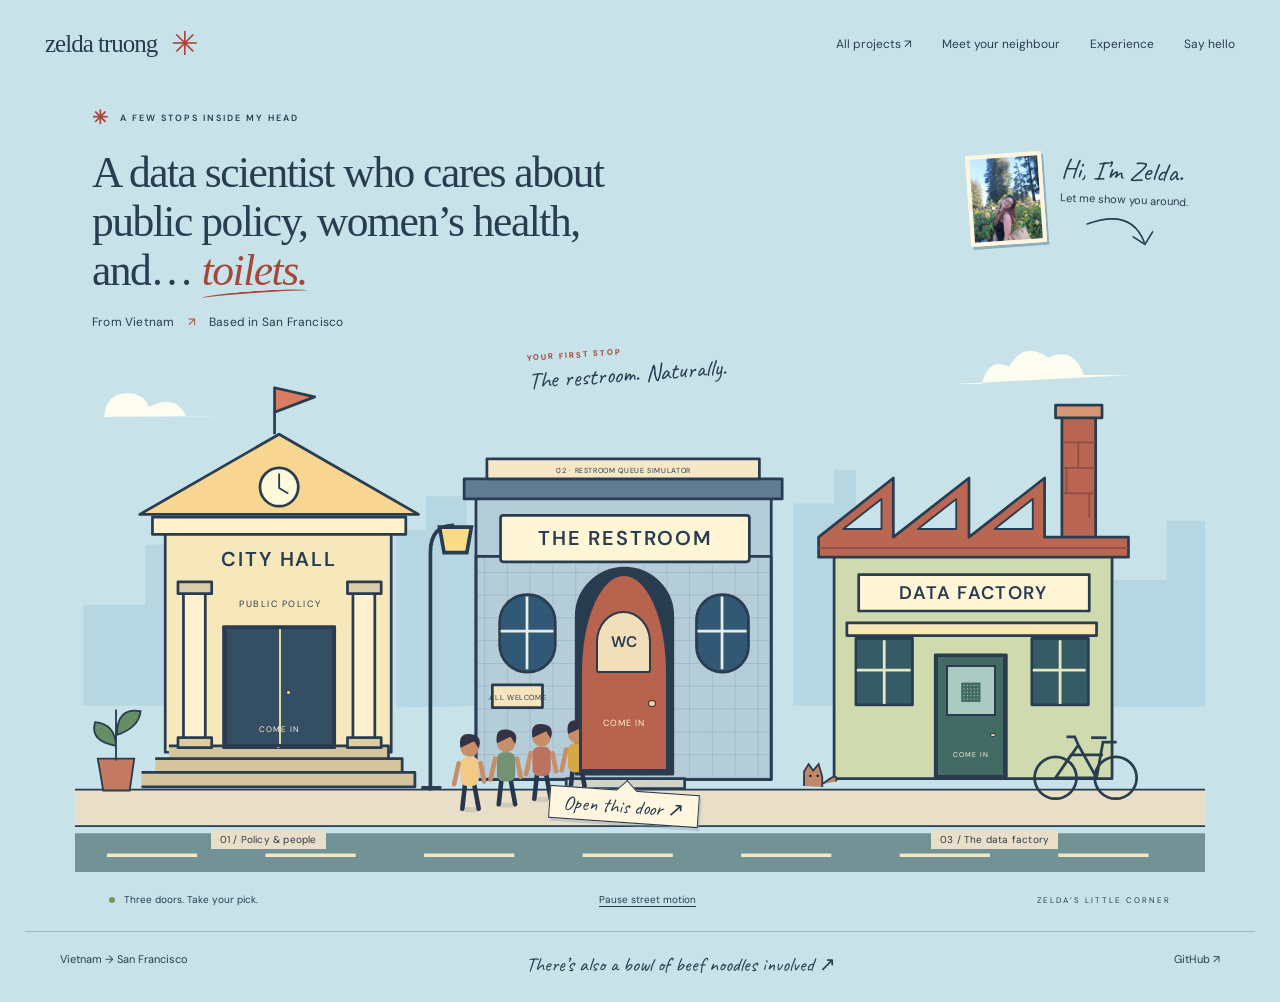
<file: index.html>
<!doctype html>
<html lang="en">
<head>
<meta charset="utf-8"><meta name="viewport" content="width=device-width,initial-scale=1">
<title>Zelda Truong — Come on in</title>
<meta name="description" content="I'm Zelda, a data scientist from Vietnam, based in San Francisco. I care about public policy, women's health, and… toilets.">
<link rel="icon" href="assets/favicon.svg" type="image/svg+xml"><link rel="stylesheet" href="street.css?v=6">
</head>
<body>
<a class="skip" href="#street">Skip to the street</a>
<header><a class="wordmark" href="index.html">zelda truong<span aria-hidden="true">✳</span></a><nav aria-label="Main navigation"><button data-open="projects">All projects <span aria-hidden="true">↗</span></button><button data-open="about">Meet your neighbour</button><a href="experience.html">Experience</a><a href="mailto:zeldatr1804@gmail.com">Say hello</a></nav></header>
<main>
<section class="intro" aria-labelledby="hello"><div class="intro-label"><span class="little-star" aria-hidden="true">✳</span> A FEW STOPS INSIDE MY HEAD</div><h1 id="hello">A data scientist who cares about <span>public policy, women’s health,</span> and… <em>toilets.</em></h1><p class="location">From Vietnam <span aria-hidden="true">↗</span> Based in San Francisco</p><div class="guide"><button class="photo" data-open="about" aria-label="Meet Zelda"><img src="assets/zelda.png" alt="Zelda in a garden of yellow roses" width="1008" height="1258"></button><div><p>Hi, I’m Zelda.</p><span>Let me show you around.</span><svg viewBox="0 0 100 42" aria-hidden="true"><path d="M5 10Q59-12 77 30m-14-6 15 9 9-16"/></svg></div></div></section>
<section id="street" class="street" aria-label="An illustrated street of Zelda's projects. Open any of the three doors to explore my work.">
<div class="street-caption"><span>YOUR FIRST STOP</span><p>The restroom. Naturally.</p></div>
<nav class="street-stops" aria-label="Choose a building"><button data-stop="city">01 <span>City Hall</span></button><button data-stop="restroom" class="selected" aria-current="true">02 <span>The Restroom</span></button><button data-stop="factory">03 <span>Data Factory</span></button></nav>
<div class="scene">
<svg class="neighbourhood" viewBox="0 0 1240 580" role="img" aria-label="A small illustrated street with City Hall, a restroom with a queue outside, and a data factory with a sawtooth roof and a tall chimney. Flowers, a bicycle and a street lamp line the pavement.">
<defs><pattern id="brick" width="52" height="27" patternUnits="userSpaceOnUse"><path d="M0 0H52M0 27H52M26 0V13.5M0 13.5H52M0 13.5V27M52 13.5V27" fill="none" stroke="#b1c9d2" stroke-width="1"/></pattern><pattern id="tiles" width="25" height="25" patternUnits="userSpaceOnUse"><path d="M0 0H25V25" fill="none" stroke="#7797b0" stroke-width=".7"/></pattern><g id="window"><rect width="55" height="75" rx="27" fill="#315976" stroke="#293c50" stroke-width="3"/><path d="M27 2V73M1 37H54" stroke="#e9e6cc" stroke-width="4"/><path d="M5 9 20 4 7 30" fill="#c5e2e0" opacity=".4"/></g><g id="person"><ellipse cx="0" cy="3" rx="12" ry="3" fill="#263c4b" opacity=".12"/><path d="m-5-25-3 27m13-27 5 27" stroke="#25364d" stroke-width="5" stroke-linecap="round"/><rect x="-10" y="-55" width="20" height="32" rx="7" fill="currentColor"/><path d="m-12-48-5 23m29-23 4 20" stroke="#c68e69" stroke-width="5" stroke-linecap="round"/><circle cy="-65" r="10" fill="#c68e69"/><path d="M-10-65q-3-16 10-15 15 1 10 16l-5-8-15 7" fill="#343343"/></g></defs>
<!-- Sky and distant skyline -->
<path d="M0 80h32q2-26 25-26 19 0 24 15 29-15 41 10H171" fill="#fcfcf0"/><path d="M966 44h29q8-30 30-19 16-29 43-10 28-13 39 19h51" fill="#fcfcf0"/>
<g fill="#9ec8d8" opacity=".44"><path d="M9 397V286h68v-66h62v177M352 399V204h33v-37h45v37h35v193M788 397V175h45v-37h24v37h40v222M1134 398V259h64v-65h42v204"/></g>
<!-- City hall -->
<g stroke="#293c50" stroke-width="3" stroke-linejoin="round"><path d="M71 187 224 99l153 88Z" fill="#f8d591"/><path d="M99 192h248v256H99Z" fill="#f6e8bb"/><path d="M85 190h278v19H85Z" fill="#fff1c9"/><path d="M103 441h241v14H103M88 455h271v15H88M73 470h300v16H73" fill="#d4c59e"/><path d="M163 310h122v133H163Z" fill="#344e64"/><path d="M223 313v130" stroke="#e6d6ac"/><circle cx="210" cy="381" r="3" fill="#ecc585"/><circle cx="236" cy="381" r="3" fill="#ecc585"/>
<path d="M119 274h24v165h-24zM305 274h24v165h-24z" fill="#fff1cf"/><path d="M113 261h37v13h-37zM299 261h37v13h-37zM113 432h37v11h-37zM299 432h37v11h-37z" fill="#dbcda7"/>
<circle cx="224" cy="157" r="21" fill="#fff9dc"/><path d="M224 142v16l10 6" fill="none" stroke-width="2"/>
<path d="M219 99V48l44 10-44 17" fill="#d97c62"/>
</g><text x="224" y="244" text-anchor="middle" class="building-name">CITY HALL</text><text x="225" y="289" text-anchor="middle" class="small-sign">PUBLIC POLICY</text>
<!-- Restroom -->
<g stroke="#293c50" stroke-width="3" stroke-linejoin="round"><path d="M440 168h324v310H440Z" fill="#b5ccd9"/><path d="M440 233h324v245H440Z" fill="url(#tiles)"/><path d="M427 148h349v22H427Z" fill="#617d93"/><path d="M452 126h299v22H452Z" fill="#f6e8c7"/><rect x="467" y="188" width="273" height="51" rx="3" fill="#fff5d7"/>
<rect x="466" y="275" width="61" height="85" rx="30" fill="#315976"/><path d="M496 277v80m-29-42h58" stroke="#e8eee4"/>
<rect x="682" y="275" width="57" height="85" rx="28" fill="#315976"/><path d="M710 277v80m-27-42h54" stroke="#e8eee4"/>
<path d="M550 472V299a53 53 0 0 1 106 0v173Z" fill="#293c50"/>
<path d="M539 477h130v11H539Z" fill="#d0d4c8"/>
<path d="M458 374h55v25h-55Z" fill="#f6e4bd"/>
</g><text x="604" y="221" text-anchor="middle" class="building-name">THE RESTROOM</text><text x="486" y="391" text-anchor="middle" class="tiny-sign">ALL WELCOME</text><text x="602" y="142" text-anchor="middle" class="tiny-sign">02 · RESTROOM QUEUE SIMULATOR</text>
<!-- Data factory -->
<g stroke="#293c50" stroke-width="3" stroke-linejoin="round"><path d="M833 232h305v245H833Z" fill="#cfdaae"/><path d="M1083 213V79h37v134Z" fill="#b96753"/><path d="M1076 67h51v14h-51Z" fill="#d69772"/><path d="M1084 108h35m-35 28h35m-35 28h35m-18-55v27m-13 0v28m25 0v27" stroke="#914e43" stroke-width="2"/>
<path d="M816 234v-22l82-65v65l83-65v65l83-65v65h92v22Z" fill="#b96753"/><path d="m843 203 42-33v33Zm82 0 42-33v33Zm84 0 42-33v33Z" fill="#c8e2e9" stroke-width="2"/><path d="M816 224h340" stroke="#914e43" stroke-width="2"/>
<rect x="860" y="253" width="253" height="40" fill="#fff5d7"/><rect x="944" y="341" width="78" height="136" fill="#426b63"/><rect x="955" y="353" width="56" height="57" fill="#abcac2"/><path d="M981 354v55m-25-26h54" stroke="#426b63"/><circle cx="1007" cy="433" r="3" fill="#fff0c7"/><rect x="1050" y="323" width="62" height="73" fill="#355c66"/><path d="M1081 325v70m-30-37h58" stroke="#e9e8bc"/><rect x="857" y="323" width="62" height="73" fill="#355c66"/><path d="M888 325v70m-30-37h59" stroke="#e9e8bc"/><path d="M847 306h274v14H847Z" fill="#f8e7b7"/>
</g><text x="986" y="280" text-anchor="middle" class="building-name workshop-name">DATA FACTORY</text><text x="982" y="452" text-anchor="middle" class="tiny-sign light-sign">SQL / PIPELINES</text>
<!-- pavement and road -->
<path d="M0 489h1240v40H0Z" fill="#e9dfc8"/><path d="M0 489h1240M0 529h1240" stroke="#293c50" stroke-width="2"/><path d="M0 537h1240v43H0Z" fill="#739296"/><path d="M35 561h99m75 0h99m75 0h99m75 0h99m75 0h99m75 0h99m75 0h99" stroke="#f4e8bf" stroke-width="4"/>
<!-- Lamp -->
<g fill="none" stroke="#293c50" stroke-width="4"><path d="M390 490V229q0-30 26-30"/><path d="M400 201h35l-5 28h-25Z" fill="#f9db87"/><path d="M380 487h22"/></g>
<!-- bicycle -->
<g fill="none" stroke="#293c50" stroke-width="3"><circle cx="1076" cy="476" r="23"/><circle cx="1142" cy="476" r="23"/><path d="m1076 476 25-36 20 36h-45l17-25h35m-7 25 7-39h15m-42 3-4-9h-9"/><path d="M1115 432h17"/></g>
<!-- planter -->
<g stroke="#293c50" stroke-width="2"><path d="M25 455h40l-5 35H31Z" fill="#c47a60"/><path d="M45 457v-56m0 40q-29-5-23-26 22 2 23 26m1-12q24-8 26-26-26-5-26 26" fill="#658e66"/></g>
<!-- queue, drawn as individual people -->
<g class="queue-person q1" style="color:#d6a747" transform="translate(551 493)"><g class="queue-step"><use href="#person"/></g></g><g class="queue-person q2" style="color:#bd725d" transform="translate(512 497)"><g class="queue-step"><use href="#person"/></g></g><g class="queue-person q3" style="color:#749173" transform="translate(473 503)"><g class="queue-step"><use href="#person"/></g></g><g class="queue-person q4" style="color:#f1cb86" transform="translate(433 508)"><g class="queue-step"><use href="#person"/></g></g>
<!-- cat -->
<path d="M800 485v-16l5-8 5 7 6-7 4 14v11m0-3q19-15 15-3" fill="#be896a" stroke="#293c50" stroke-width="2"/><circle cx="807" cy="474" r="1.2"/><circle cx="815" cy="474" r="1.2"/>
</svg>
<button class="street-door restroom-door" data-room="restroom" id="restroom-door" aria-label="Open the restroom door: explore my queue simulator" aria-haspopup="dialog"><span class="door-leaf"><span class="door-window"><span aria-hidden="true">WC</span></span><span class="door-knob"></span><span class="door-word">COME IN</span></span><span class="door-hint">Open this door <span aria-hidden="true">↗</span></span></button>
<button class="street-door city-door" data-room="city" id="city-door" aria-label="Open City Hall: explore public policy and civic work" aria-haspopup="dialog"><span class="door-leaf"><span class="city-seam"></span><span class="door-knob"></span><span class="door-word">COME IN</span></span></button>
<button class="street-door factory-door" data-room="factory" id="factory-door" aria-label="Open the Data Factory: explore data engineering projects" aria-haspopup="dialog"><span class="door-leaf"><span class="door-window"><span aria-hidden="true">▦</span></span><span class="door-knob"></span><span class="door-word">COME IN</span></span></button>
<div class="address-label city-label">01 / Policy & people</div><div class="address-label workshop-label">03 / The data factory</div>
</div>
<div class="street-bottom"><span><span class="status-dot"></span> Three doors. Take your pick.</span><button class="soundless" id="motion-toggle" aria-pressed="false">Pause street motion</button><span class="street-address">ZELDA’S LITTLE CORNER</span></div>
</section>
</main>
<footer><span>Vietnam → San Francisco</span><a href="story.html">There’s also a bowl of beef noodles involved ↗</a><a href="https://github.com/zeldu18">GitHub ↗</a></footer>
<dialog id="restroom" aria-labelledby="room-title"><div class="room"><header class="room-top"><span>02 / THE RESTROOM</span><button class="close" data-close aria-label="Close project and return to the street">Back to the street <span aria-hidden="true">×</span></button></header><div class="room-content"><div class="room-visual"><img src="assets/restroom-simulator.png" width="1440" height="900" alt="A real screenshot of my 3D restroom model, with people moving through stalls and sinks"><p>The actual simulator. You can change the layout and watch it run.</p></div><div class="room-story"><p class="note">The project I really wanted you to see.</p><h2 id="room-title">Why is the women’s<br>line always longer?</h2><p>I wanted to understand how the way we allocate restroom space affects who ends up waiting. So I built a simulator to try different layouts.</p><p>You can change the arrival rate, watch people move through the space, and compare the tradeoff between serving more people and making the waits more equal.</p><p>I’m proud of this one because you don’t have to read my code to explore the question. You can try it yourself.</p><div class="room-actions"><a class="primary" href="https://zeldu18.github.io/restroom-queue-simulator/">Play with the simulator ↗</a><a href="restroom.html">How I built it →</a></div><p class="small">React · TypeScript · Three.js<br>Model outcomes depend on the assumptions; the illustrated results aren’t a replay of a live run.</p></div></div></div></dialog>
<dialog id="city" aria-labelledby="city-title"><div class="room civic-room">
<header class="room-top"><span>01 / CITY HALL</span><button class="close" data-close aria-label="Close City Hall and return to the street">Back to the street <span aria-hidden="true">×</span></button></header>
<div class="planning-intro"><p class="note">A lot happens behind these doors.</p><h2 id="city-title">Data work, in public service.</h2><p>I’m a data scientist at San Francisco Planning. I work on the data behind permit reporting and tools that help planners research the city’s history. The work is internal for now, but here’s what I can share about my part in it.</p><p class="role-line">Data Scientist · April 2026–present<br>Previously, Data Science &amp; Governance Intern · January–September 2025</p></div>
<figure class="planning-preview"><img src="assets/planning-research.png" width="2880" height="1546" alt="The private Historic Survey Research tool’s sign-in screen, illustrated with San Francisco’s Ferry Building and historical maps" loading="lazy"><figcaption><span>INTERNAL TOOL · NOT PUBLICLY AVAILABLE</span>Historic survey research assistant — a look at the entrance.</figcaption></figure>
<div class="planning-files"><section class="civic-note"><span class="file-label">01 / HISTORIC SURVEY RESEARCH</span><h3>Helping planners research the city’s history.</h3><p>I lead an LLM research tool for San Francisco’s historic survey, working with planners to validate its outputs and make research easier to navigate.</p><p class="quiet-note">Internal work. No public demo or source code yet.</p></section>
<section class="civic-note"><span class="file-label">02 / PERMIT DATA &amp; REPORTING</span><h3>Getting different systems to agree.</h3><p>I reconcile permit records across OpenGov, legacy systems, and GIS using SQL and Snowflake. I build Power BI dashboards and AWS data pipelines to support reporting.</p><p>I also help make stalled permit reviews visible so managers can follow up.</p></section>
<section class="civic-note"><span class="file-label">03 / WHERE I STARTED</span><h3>Less copying. More useful work.</h3><p>During my Planning internship, I automated ETL workflows and built a Python/Streamlit document-search prototype for staff.</p><p>I also created dashboards, wrote SQL guidance, and presented my work to city colleagues.</p></section>
<section class="civic-note"><span class="file-label">04 / BEFORE SAN FRANCISCO</span><h3>Soil, rice, and machine learning.</h3><p>At the International Rice Research Institute in Hanoi, I analyzed field data and built Random Forest, CNN, and graph neural network models to predict soil properties.</p><p>I worked on fertilizer A/B tests and causal analysis, and helped design a farmer survey with scientists and local government.</p><p class="quiet-note">Machine Learning Intern · May–August 2024</p></section></div>
<div class="research-shelf"><p class="note">Questions I keep coming back to.</p><h3>Health, prices, and who gets stuck waiting.</h3><div class="research-cards"><article><span class="file-label">WOMEN’S HEALTH</span><h4>Can my menstrual cycle predict the stock cycle?</h4><p>A surprising question, with a useful negative result. I classified 15,000+ health observations with F1 above 0.80, but Dynamic Time Warping found no evidence of menstrual–market alignment.</p><a class="inline-link" href="https://drive.google.com/file/d/1aJvdGu43ABStdaz4B0tuM9L0cpmp8WZh/view?usp=sharing">Read the project ↗</a></article><article><span class="file-label">PRICES &amp; GENDER</span><h4>The pink tax wasn’t one simple number.</h4><p>I scraped 100,000 product observations across three marketplaces in India and Japan. The mean premium was +12.9%, but the median was zero; women paid more in fewer than 40% of matched pairs.</p><a class="inline-link" href="https://github.com/zeldu18/Pink-Tax-Comparison">Explore the analysis ↗</a></article><article><span class="file-label">PUBLIC SPACE</span><h4>And, of course, the restroom.</h4><p>My A+ thesis uses 3D modeling and discrete-event simulation to explore how layouts change waiting times. In the modeled layouts, women’s waits fell by 54 seconds with a six-second increase for men.</p><button class="inline-link" data-open="restroom">Step inside the simulator room →</button></article></div></div>
<div class="room-route"><span>Next door</span><button data-open="factory">See the data engineering work →</button></div></div></dialog>
<dialog id="factory" aria-labelledby="factory-title"><div class="room factory-room"><header class="room-top"><span>03 / THE DATA FACTORY</span><button class="close" data-close aria-label="Close the Data Factory and return to the street">Back to the street <span aria-hidden="true">×</span></button></header><div class="factory-intro"><p class="note">Where I work on the less visible parts.</p><h2 id="factory-title">Come look under the hood.</h2><p>These projects are from my upskilling coursework. They’re about getting the data right, doing less unnecessary work, and checking whether a result holds up.</p></div><div class="production-line" aria-label="The workflow: raw data, models, and checked results"><span>RAW DATA</span><span aria-hidden="true">→</span><span>MODELS</span><span aria-hidden="true">→</span><span>CHECKED RESULTS</span></div><div class="factory-tabs" role="tablist" aria-label="Data engineering projects"><button role="tab" id="tab-pipeline" aria-controls="bench-pipeline" aria-selected="true" tabindex="0">01 / The pipeline</button><button role="tab" id="tab-sql" aria-controls="bench-sql" aria-selected="false" tabindex="-1">02 / Faster SQL</button><button role="tab" id="tab-rag" aria-controls="bench-rag" aria-selected="false" tabindex="-1">03 / RAG experiments</button></div><section class="workbench" id="bench-pipeline" role="tabpanel" aria-labelledby="tab-pipeline" tabindex="0"><div class="bench-visual"><span class="bench-label">CUSTOMER ORDERS</span><div class="crate">5,000 <small>source orders</small></div><div class="conveyor" aria-hidden="true"><i></i><i></i><i></i><i></i><i></i><i></i></div><div class="bench-result">400 customer records<br><strong>22 data tests</strong></div></div><div class="bench-copy"><h3>A pipeline for customer orders</h3><p>I built a dbt and DuckDB pipeline that combines orders and payments without counting an order twice. Dagster handles the scheduled runs and retries.</p><p>The incremental output matched a full refresh. The useful surprise: on this small dataset, incremental processing wasn’t faster. Correctness and speed needed separate checks.</p><p class="tech-line">dbt · DuckDB · Dagster · Docker</p><a class="primary" href="pipeline.html">Read the pipeline case study →</a></div></section><section class="workbench" id="bench-sql" role="tabpanel" aria-labelledby="tab-sql" tabindex="0" hidden><div class="bench-visual timing"><span class="bench-label">SESSION QUERY / LOCAL MEDIAN</span><div class="timing-row"><span>Before</span><b>137.68 ms</b><i class="before-bar"></i></div><div class="timing-row"><span>After</span><b>17.80 ms</b><i class="after-bar"></i></div><p>120,000 pageviews · 3 measured runs<br>DuckDB 1.4.5 · one thread</p></div><div class="bench-copy"><h3>Rewriting two slow queries</h3><p>I replaced expensive joins with window functions and grouped aggregation. Then I compared the answers and tested the awkward cases, including timestamp ties and session boundaries.</p><p>The session query ran about 7.7× faster in the saved local benchmark. The case study includes the query plans, raw timings, and the limits of that measurement.</p><p class="tech-line">SQL · DuckDB · Window functions</p><a class="primary" href="sql.html">See the SQL rewrites →</a></div></section><section class="workbench" id="bench-rag" role="tabpanel" aria-labelledby="tab-rag" tabindex="0" hidden><div class="bench-visual rag-visual"><span class="bench-label">A SMALL LOCAL EVALUATION</span><div class="rag-number">18 <small>questions</small></div><div class="rag-number">13 <small>configurations</small></div><p>Same generator.<br>Different retrieval choices.</p></div><div class="bench-copy"><h3>Does another step actually help?</h3><p>I compared retrieval configurations with the same generator and prompt. Adding a reranker improved one setup but made another worse.</p><p>Looking at the failed answers was more useful than declaring a winner. In one case, the right passage was already there—the answer still chose the wrong plan.</p><p class="tech-line">Python · Retrieval · Local model evaluation</p><a class="primary" href="rag.html">Read the experiment →</a></div></section><div class="room-route"><span>Next door</span><button data-open="city">Explore the public-policy side →</button></div></div></dialog>
<dialog id="projects" class="small-dialog" aria-labelledby="projects-title"><div class="room"><header class="room-top"><span>THE QUICK WAY IN</span><button class="close" data-close aria-label="Close all projects">Close ×</button></header><div class="directory"><h2 id="projects-title">All projects</h2><a href="experience.html"><strong>Experience &amp; education</strong><span>Planning, IRRI, teaching &amp; leadership →</span></a><button class="directory-room" data-open="city"><strong>Planning, research &amp; public policy</strong><span>Internal civic work, IRRI, women’s health &amp; the pink tax →</span></button><a href="restroom.html"><strong>Restroom Queue Simulator</strong><span>Simulation, design & fairness →</span></a><a href="pipeline.html"><strong>Customer-orders pipeline</strong><span>dbt, DuckDB & Dagster →</span></a><a href="sql.html"><strong>SQL query optimization</strong><span>Faster queries, checked answers →</span></a><a href="rag.html"><strong>RAG evaluation</strong><span>Retrieval experiments →</span></a><a href="https://github.com/zeldu18/From-Images-to-Emissions"><strong>From Images to Emissions</strong><span>Computer vision ↗</span></a><a href="https://github.com/zeldu18/Olympic-Medals-Forecast"><strong>Olympic Medals Forecast</strong><span>Machine learning ↗</span></a></div></div></dialog>
<dialog id="about" class="small-dialog" aria-labelledby="about-title"><div class="room"><header class="room-top"><span>MEET YOUR NEIGHBOUR</span><button class="close" data-close aria-label="Close about Zelda">Close ×</button></header><div class="about-room"><img src="assets/zelda.png" width="1008" height="1258" alt="Zelda smiling in a flower garden"><div><h2 id="about-title">Hi, I’m Zelda.</h2><p>I’m a data scientist from Vietnam, based in San Francisco. I care about public policy and women’s health, and I like building things that let people explore a question for themselves.</p><p>I studied Computational Science and Economics at Minerva University (GPA 3.9/4.0), where I was a machine-learning teaching assistant. My work has taken me from soil models at IRRI in Hanoi to permit data and research tools at San Francisco Planning.</p><p>As much as I love building digital tools, I also love building muscles. A strong career and strong shoulders—the goals are aligned. I’ve been playing piano for 13 years and tennis for two weeks, so one of those is going significantly better. I love comedy shows and taking life easy (please hire me—I can also be very locked in). I also love fashion and traveling—I’ve traveled to 17 countries and lived in 8. But Hanoi will always be home, and Bún Bò Huế will always have my heart. Yes, it’s from Huế. Please respect our long-distance relationship.</p><p><a href="experience.html">My experience, education &amp; skills →</a></p><a href="story.html">The story behind the bowl →</a></div></div></div></dialog>
<script src="street.js?v=7"></script>
</body></html>
</file>
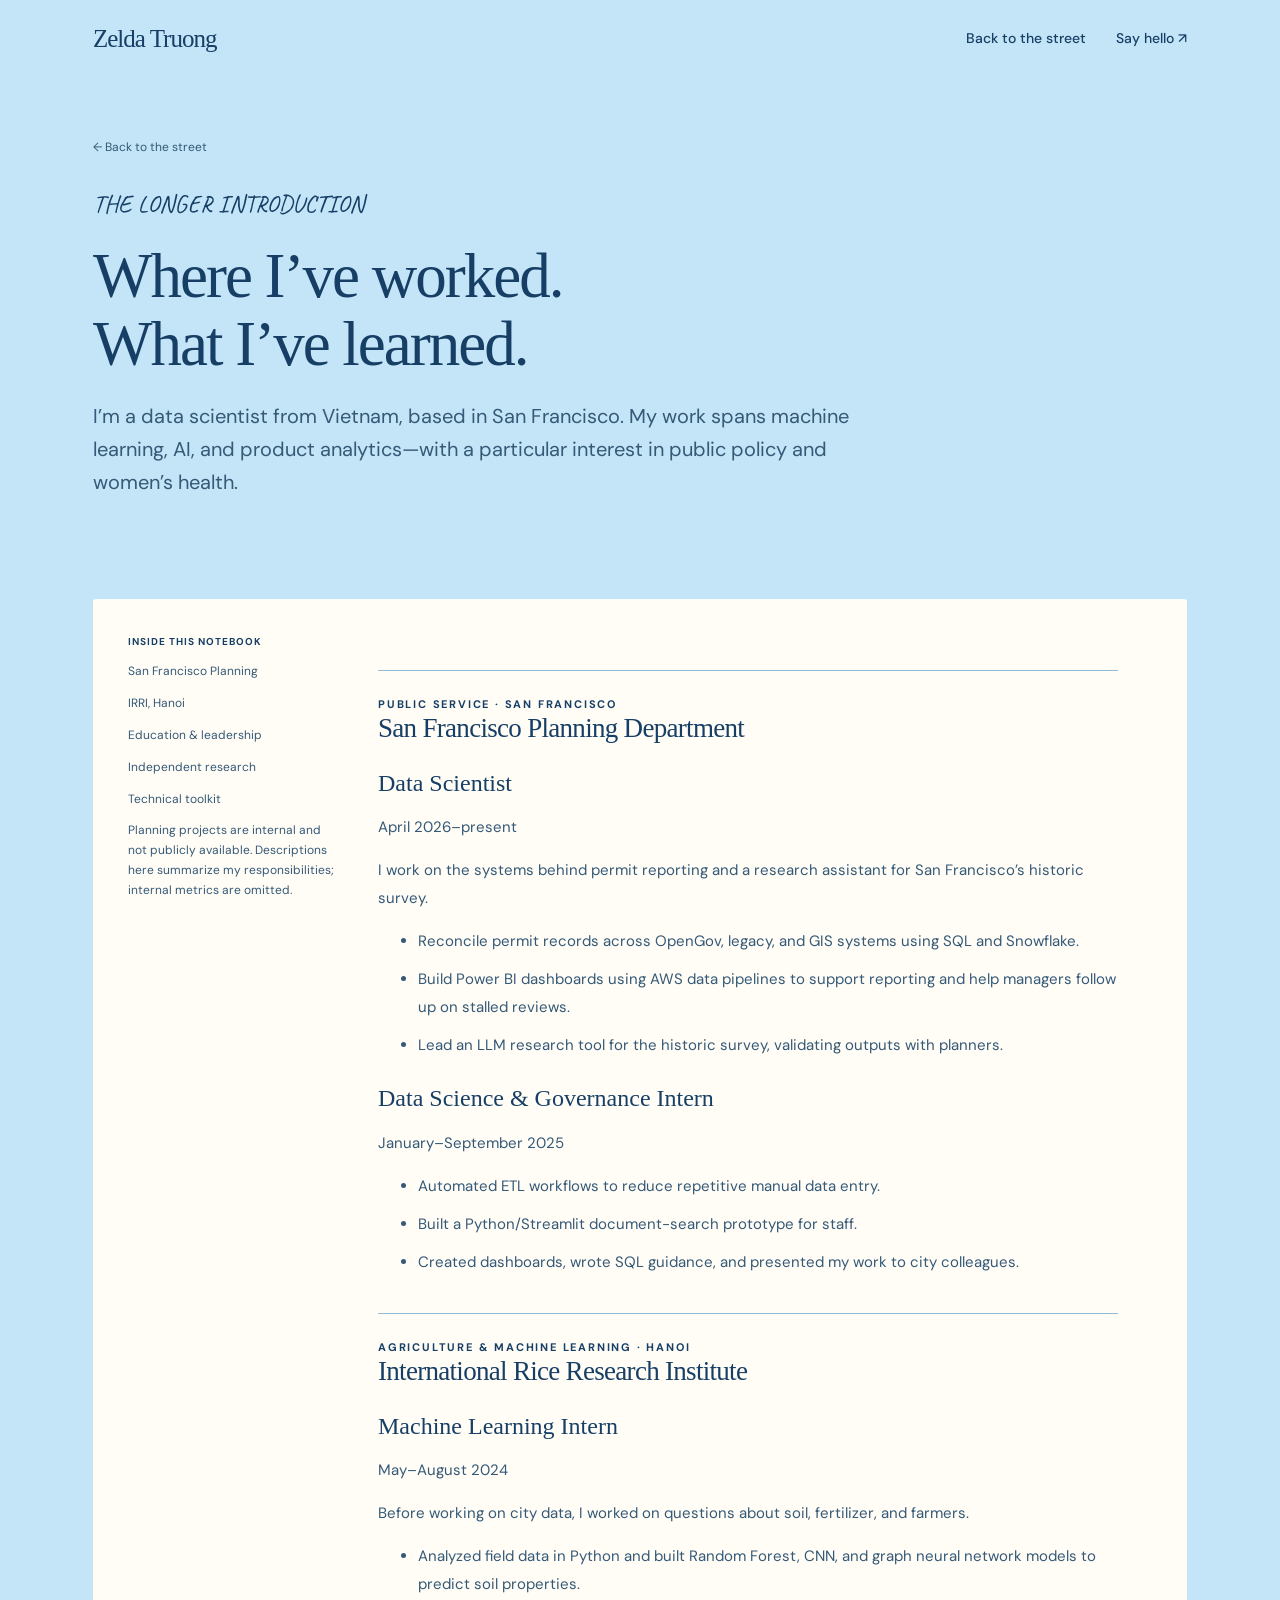
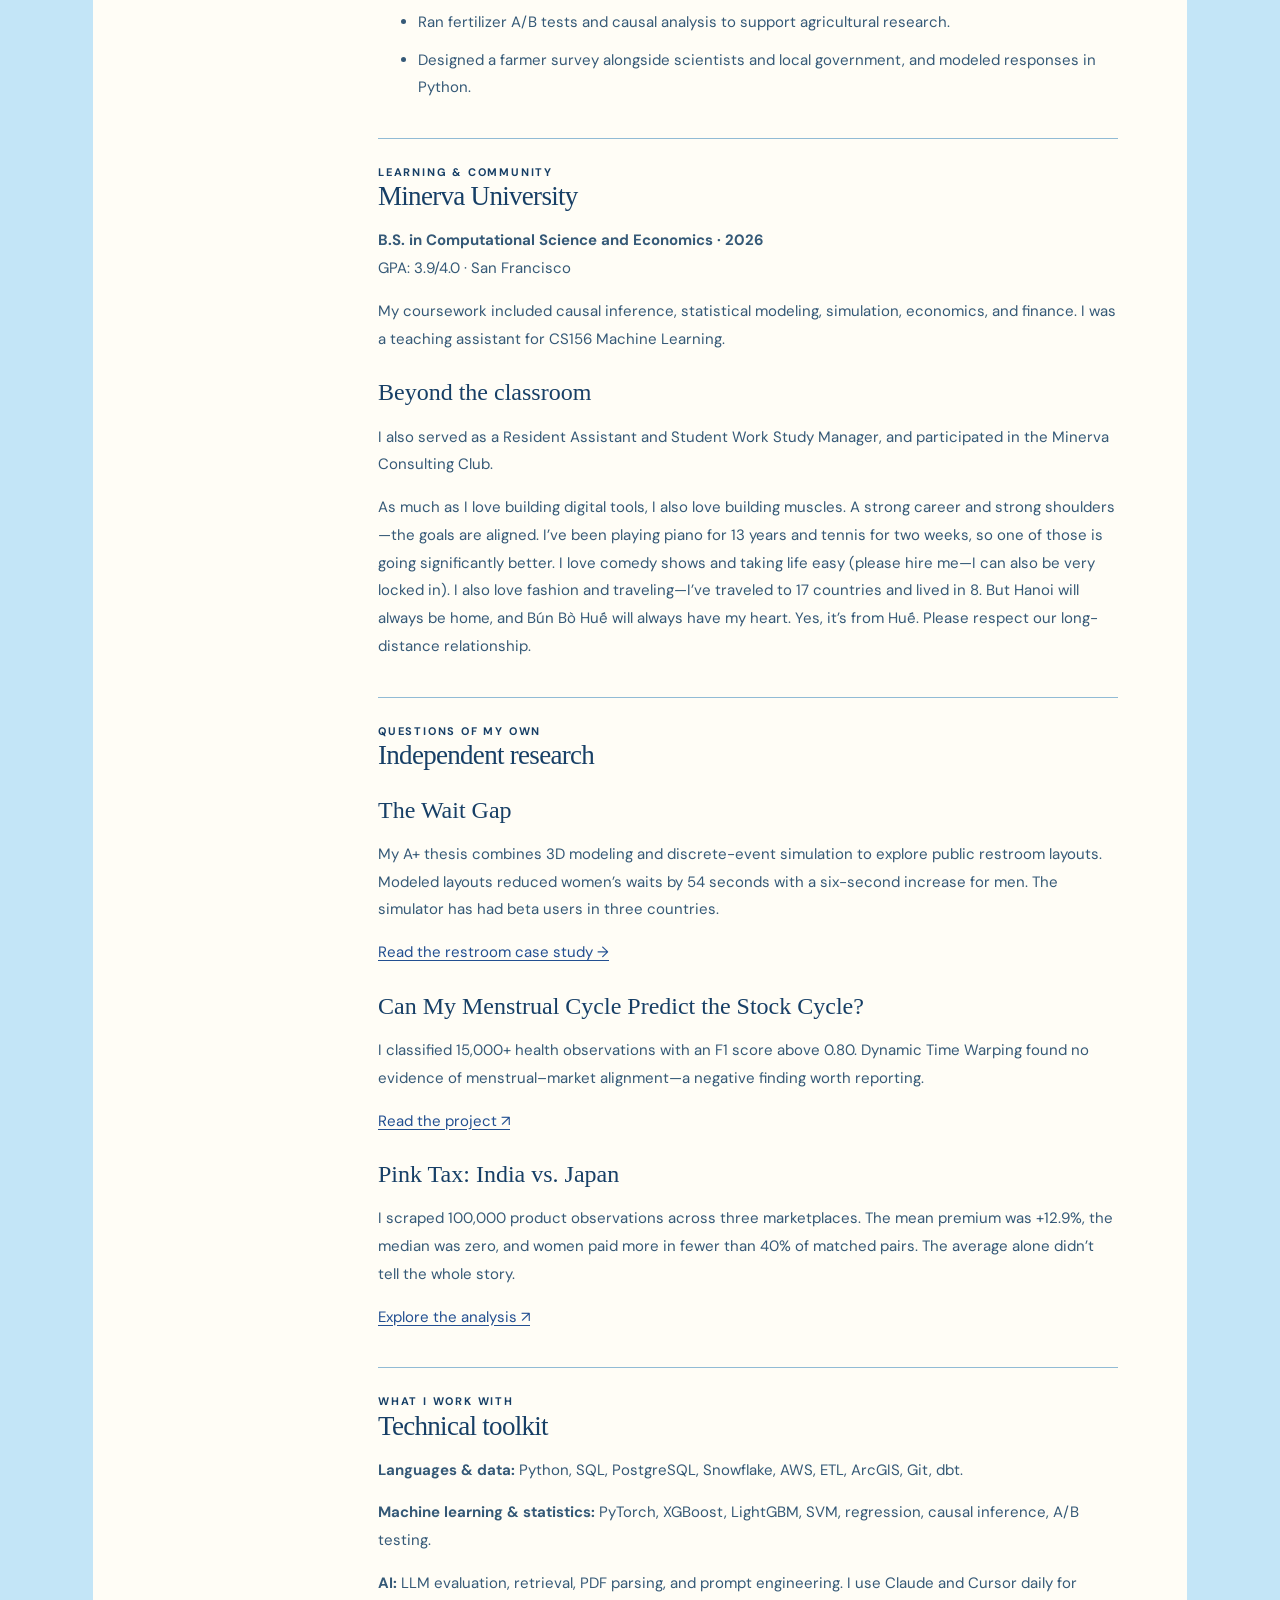
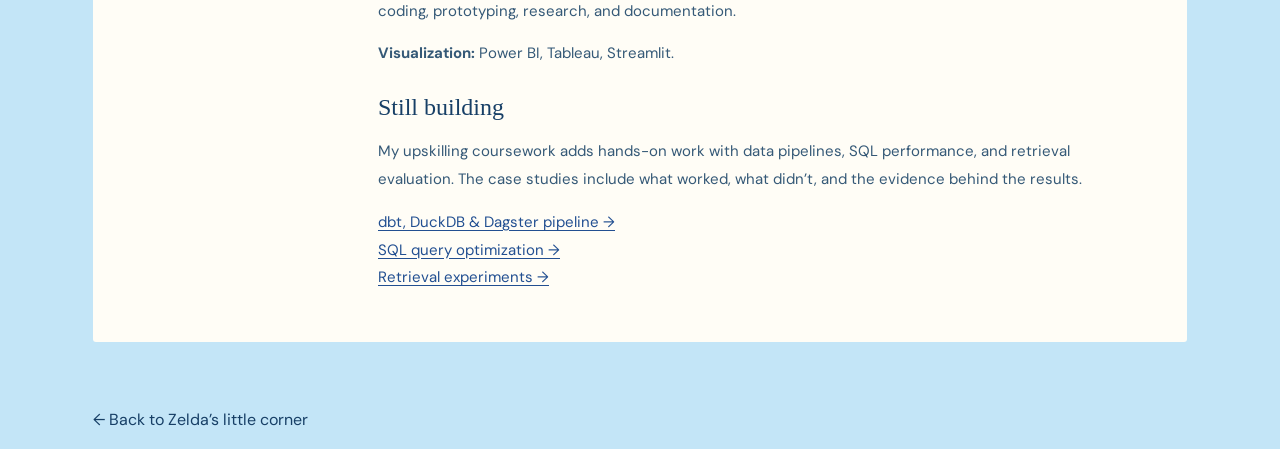
<file: experience.html>
<!doctype html>
<html lang="en"><head><meta charset="utf-8"><meta name="viewport" content="width=device-width,initial-scale=1"><title>Experience — Zelda Truong</title><meta name="description" content="Zelda Truong’s work in civic data science, machine learning, research, teaching, and community leadership."><link rel="icon" href="assets/favicon.svg" type="image/svg+xml"><link rel="stylesheet" href="styles.css"><style>.experience-list section{border-top:1px solid var(--line);padding-top:24px;margin-top:36px}.experience-list h2{margin-top:0}.experience-list h3{font:24px/1.3 Georgia,serif;margin:24px 0 6px}.role-date{font-size:13px;color:var(--muted)}.experience-list li{margin-bottom:10px}.experience-list a{text-decoration:underline;text-underline-offset:3px}.experience-nav a{display:block;margin:12px 0}.experience-list section{scroll-margin-top:110px}@media(max-width:700px){.experience-nav{display:block}.experience-nav a{margin:8px 0}.experience-nav p{margin-top:18px}}</style></head>
<body><a class="skip" href="#main">Skip to content</a><header class="topbar"><nav class="wrap nav" aria-label="Main navigation"><a class="brand" href="index.html">Zelda Truong</a><div class="nav-links"><a href="index.html">Back to the street</a><a href="mailto:zeldatr1804@gmail.com">Say hello ↗</a></div></nav></header>
<main id="main" class="wrap"><div class="case-hero"><a class="back" href="index.html">← Back to the street</a><div class="eyebrow">THE LONGER INTRODUCTION</div><h1>Where I’ve worked.<br>What I’ve learned.</h1><p class="lede">I’m a data scientist from Vietnam, based in San Francisco. My work spans machine learning, AI, and product analytics—with a particular interest in public policy and women’s health.</p></div>
<div class="case-body"><aside class="case-aside experience-nav"><b>Inside this notebook</b><a href="#planning">San Francisco Planning</a><a href="#irri">IRRI, Hanoi</a><a href="#education">Education &amp; leadership</a><a href="#research">Independent research</a><a href="#toolkit">Technical toolkit</a><p>Planning projects are internal and not publicly available. Descriptions here summarize my responsibilities; internal metrics are omitted.</p></aside><article class="prose experience-list">
<section id="planning"><div class="eyebrow">PUBLIC SERVICE · SAN FRANCISCO</div><h2>San Francisco Planning Department</h2><h3>Data Scientist</h3><p class="role-date">April 2026–present</p><p>I work on the systems behind permit reporting and a research assistant for San Francisco’s historic survey.</p><ul><li>Reconcile permit records across OpenGov, legacy, and GIS systems using SQL and Snowflake.</li><li>Build Power BI dashboards using AWS data pipelines to support reporting and help managers follow up on stalled reviews.</li><li>Lead an LLM research tool for the historic survey, validating outputs with planners.</li></ul><h3>Data Science &amp; Governance Intern</h3><p class="role-date">January–September 2025</p><ul><li>Automated ETL workflows to reduce repetitive manual data entry.</li><li>Built a Python/Streamlit document-search prototype for staff.</li><li>Created dashboards, wrote SQL guidance, and presented my work to city colleagues.</li></ul></section>
<section id="irri"><div class="eyebrow">AGRICULTURE &amp; MACHINE LEARNING · HANOI</div><h2>International Rice Research Institute</h2><h3>Machine Learning Intern</h3><p class="role-date">May–August 2024</p><p>Before working on city data, I worked on questions about soil, fertilizer, and farmers.</p><ul><li>Analyzed field data in Python and built Random Forest, CNN, and graph neural network models to predict soil properties.</li><li>Ran fertilizer A/B tests and causal analysis to support agricultural research.</li><li>Designed a farmer survey alongside scientists and local government, and modeled responses in Python.</li></ul></section>
<section id="education"><div class="eyebrow">LEARNING &amp; COMMUNITY</div><h2>Minerva University</h2><p><strong>B.S. in Computational Science and Economics · 2026</strong><br>GPA: 3.9/4.0 · San Francisco</p><p>My coursework included causal inference, statistical modeling, simulation, economics, and finance. I was a teaching assistant for CS156 Machine Learning.</p><h3>Beyond the classroom</h3><p>I also served as a Resident Assistant and Student Work Study Manager, and participated in the Minerva Consulting Club.</p><p>As much as I love building digital tools, I also love building muscles. A strong career and strong shoulders—the goals are aligned. I’ve been playing piano for 13 years and tennis for two weeks, so one of those is going significantly better. I love comedy shows and taking life easy (please hire me—I can also be very locked in). I also love fashion and traveling—I’ve traveled to 17 countries and lived in 8. But Hanoi will always be home, and Bún Bò Huế will always have my heart. Yes, it’s from Huế. Please respect our long-distance relationship.</p></section>
<section id="research"><div class="eyebrow">QUESTIONS OF MY OWN</div><h2>Independent research</h2><h3>The Wait Gap</h3><p>My A+ thesis combines 3D modeling and discrete-event simulation to explore public restroom layouts. Modeled layouts reduced women’s waits by 54 seconds with a six-second increase for men. The simulator has had beta users in three countries.</p><p><a href="restroom.html">Read the restroom case study →</a></p><h3>Can My Menstrual Cycle Predict the Stock Cycle?</h3><p>I classified 15,000+ health observations with an F1 score above 0.80. Dynamic Time Warping found no evidence of menstrual–market alignment—a negative finding worth reporting.</p><p><a href="https://drive.google.com/file/d/1aJvdGu43ABStdaz4B0tuM9L0cpmp8WZh/view?usp=sharing">Read the project ↗</a></p><h3>Pink Tax: India vs. Japan</h3><p>I scraped 100,000 product observations across three marketplaces. The mean premium was +12.9%, the median was zero, and women paid more in fewer than 40% of matched pairs. The average alone didn’t tell the whole story.</p><p><a href="https://github.com/zeldu18/Pink-Tax-Comparison">Explore the analysis ↗</a></p></section>
<section id="toolkit"><div class="eyebrow">WHAT I WORK WITH</div><h2>Technical toolkit</h2><p><strong>Languages &amp; data:</strong> Python, SQL, PostgreSQL, Snowflake, AWS, ETL, ArcGIS, Git, dbt.</p><p><strong>Machine learning &amp; statistics:</strong> PyTorch, XGBoost, LightGBM, SVM, regression, causal inference, A/B testing.</p><p><strong>AI:</strong> LLM evaluation, retrieval, PDF parsing, and prompt engineering. I use Claude and Cursor daily for coding, prototyping, research, and documentation.</p><p><strong>Visualization:</strong> Power BI, Tableau, Streamlit.</p><h3>Still building</h3><p>My upskilling coursework adds hands-on work with data pipelines, SQL performance, and retrieval evaluation. The case studies include what worked, what didn’t, and the evidence behind the results.</p><p><a href="pipeline.html">dbt, DuckDB &amp; Dagster pipeline →</a><br><a href="sql.html">SQL query optimization →</a><br><a href="rag.html">Retrieval experiments →</a></p></section>
</article></div></main><footer class="wrap"><p><a href="index.html">← Back to Zelda’s little corner</a></p></footer></body></html>
</file>
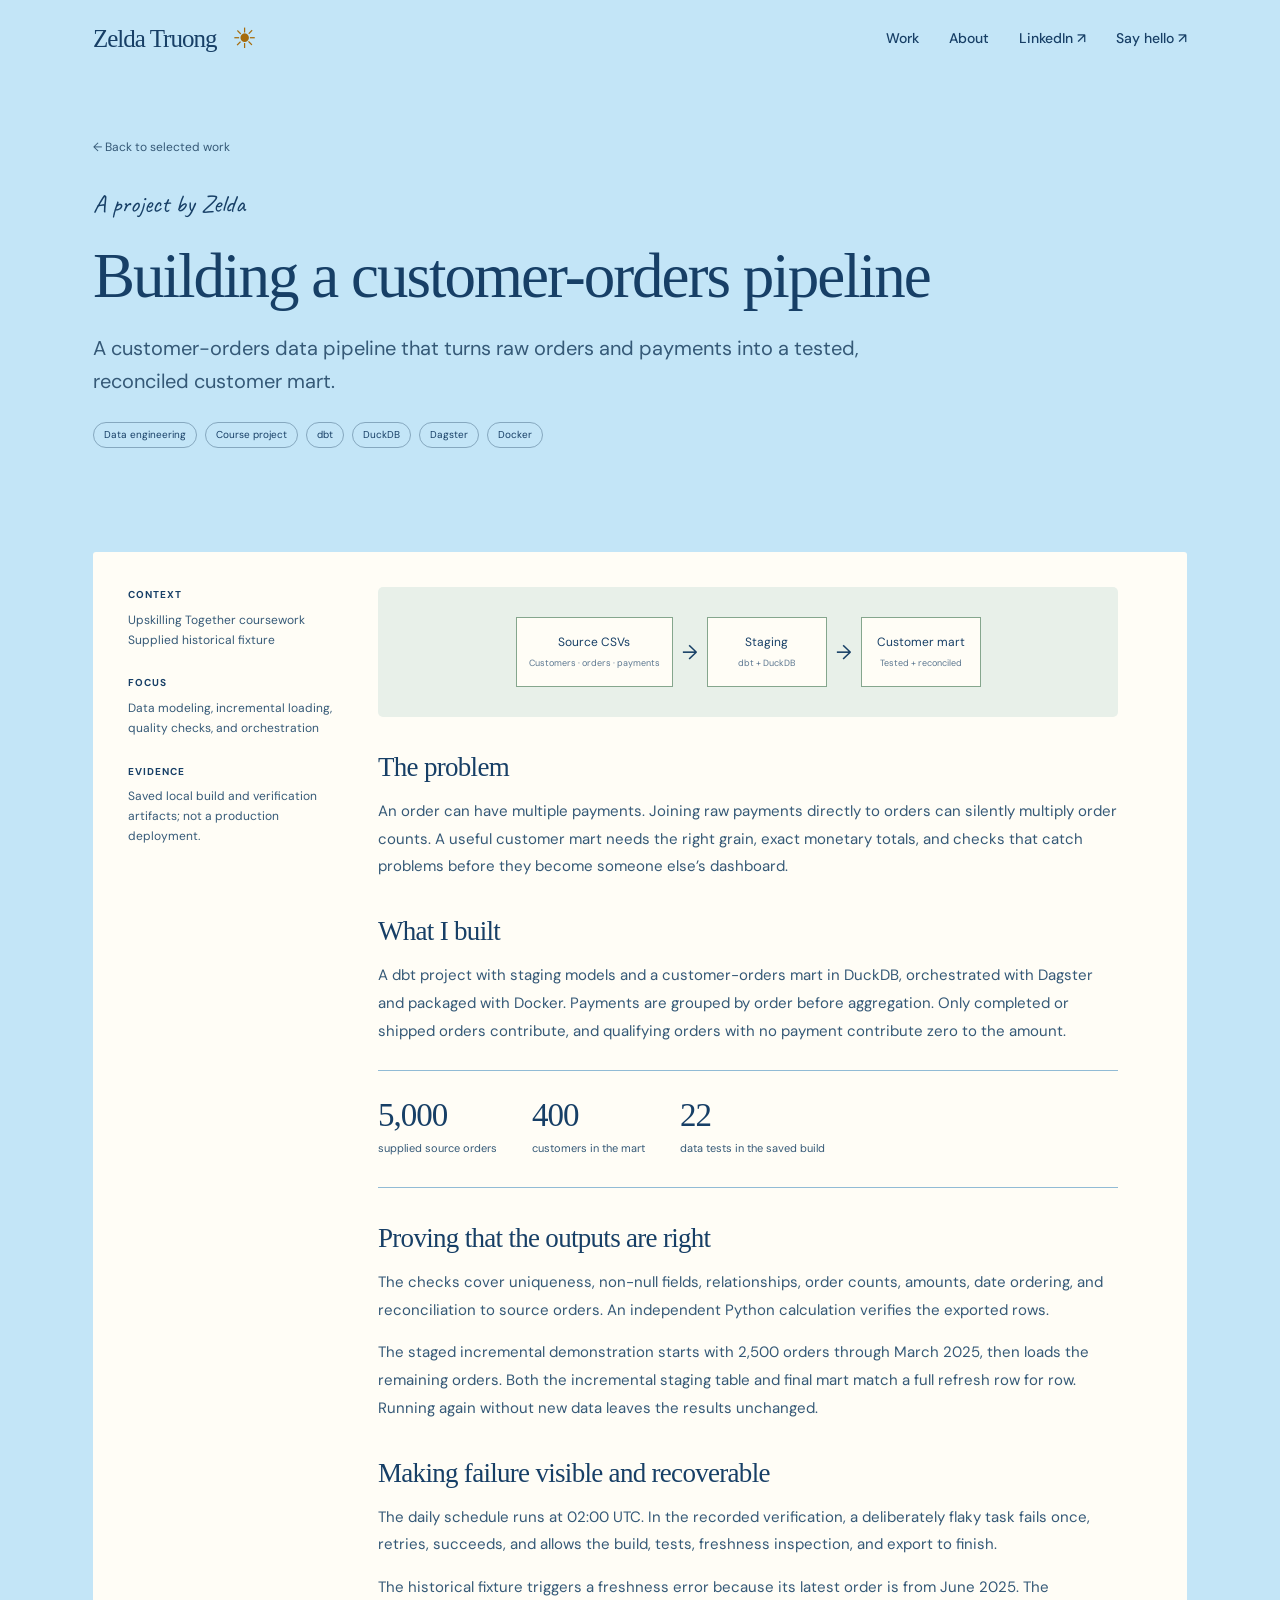
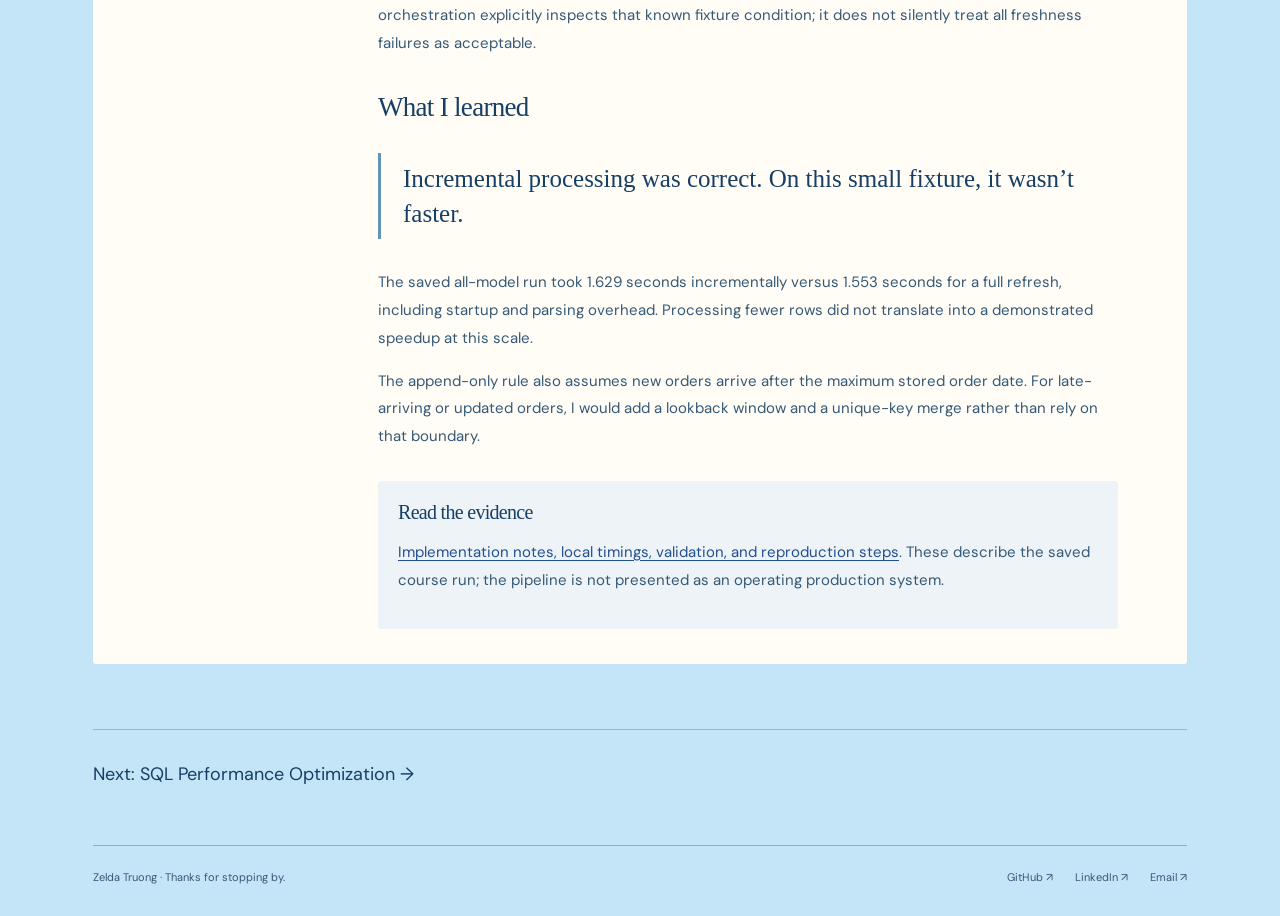
<file: pipeline.html>
<!doctype html><html lang="en"><head><meta charset="utf-8"><meta name="viewport" content="width=device-width,initial-scale=1"><title>Building a customer-orders pipeline — Zelda Truong</title><meta name="description" content="A customer-orders data pipeline that turns raw orders and payments into a tested, reconciled customer mart."><meta property="og:title" content="Building a customer-orders pipeline — Zelda Truong"><meta property="og:description" content="A customer-orders data pipeline that turns raw orders and payments into a tested, reconciled customer mart."><meta property="og:type" content="website"><meta property="og:image" content="https://zeldu18.github.io/portfolio-bun-bo-hue/assets/restroom-simulator.png"><link rel="icon" href="assets/favicon.svg" type="image/svg+xml"><link rel="stylesheet" href="styles.css"></head><body><a class="skip" href="#main">Skip to content</a>
<header class="topbar"><nav class="wrap nav" aria-label="Main navigation"><a class="brand" href="index.html">Zelda Truong<span class="little-sun" aria-hidden="true">☀</span></a><div class="nav-links"><a href="index.html#street">Work</a><a href="index.html#about">About</a><a class="desktop-link" href="https://www.linkedin.com/in/zelda-truong">LinkedIn ↗</a><a href="mailto:zeldatr1804@gmail.com">Say hello ↗</a></div></nav></header>
<main id="main" class="wrap"><div class="case-hero"><a class="back" href="index.html#street">← Back to selected work</a><div class="eyebrow">A project by Zelda</div><h1>Building a customer-orders pipeline</h1><p class="lede">A customer-orders data pipeline that turns raw orders and payments into a tested, reconciled customer mart.</p><div class="case-tags"><span class="tag">Data engineering</span><span class="tag">Course project</span><span class="tag">dbt</span><span class="tag">DuckDB</span><span class="tag">Dagster</span><span class="tag">Docker</span></div></div><div class="case-body"><aside class="case-aside"><b>Context</b><p>Upskilling Together coursework<br>Supplied historical fixture</p><b>Focus</b><p>Data modeling, incremental loading, quality checks, and orchestration</p><b>Evidence</b><p>Saved local build and verification artifacts; not a production deployment.</p></aside><article class="prose"><div class="case-diagram" role="img" aria-label="Raw customers, orders and payments flow through staging models into a customer-orders mart, with dbt tests and Dagster orchestration"><div class="flow" aria-hidden="true"><div class="flow-node">Source CSVs<small>Customers · orders · payments</small></div><span class="flow-arrow">→</span><div class="flow-node">Staging<small>dbt + DuckDB</small></div><span class="flow-arrow">→</span><div class="flow-node">Customer mart<small>Tested + reconciled</small></div></div></div><h2>The problem</h2><p>An order can have multiple payments. Joining raw payments directly to orders can silently multiply order counts. A useful customer mart needs the right grain, exact monetary totals, and checks that catch problems before they become someone else’s dashboard.</p><h2>What I built</h2><p>A dbt project with staging models and a customer-orders mart in DuckDB, orchestrated with Dagster and packaged with Docker. Payments are grouped by order before aggregation. Only completed or shipped orders contribute, and qualifying orders with no payment contribute zero to the amount.</p><div class="stats"><div class="stat"><strong>5,000</strong><span>supplied source orders</span></div><div class="stat"><strong>400</strong><span>customers in the mart</span></div><div class="stat"><strong>22</strong><span>data tests in the saved build</span></div></div><h2>Proving that the outputs are right</h2><p>The checks cover uniqueness, non-null fields, relationships, order counts, amounts, date ordering, and reconciliation to source orders. An independent Python calculation verifies the exported rows.</p><p>The staged incremental demonstration starts with 2,500 orders through March 2025, then loads the remaining orders. Both the incremental staging table and final mart match a full refresh row for row. Running again without new data leaves the results unchanged.</p><h2>Making failure visible and recoverable</h2><p>The daily schedule runs at 02:00 UTC. In the recorded verification, a deliberately flaky task fails once, retries, succeeds, and allows the build, tests, freshness inspection, and export to finish.</p><p>The historical fixture triggers a freshness error because its latest order is from June 2025. The orchestration explicitly inspects that known fixture condition; it does not silently treat all freshness failures as acceptable.</p><h2>What I learned</h2><div class="callout">Incremental processing was correct. On this small fixture, it wasn’t faster.</div><p>The saved all-model run took 1.629 seconds incrementally versus 1.553 seconds for a full refresh, including startup and parsing overhead. Processing fewer rows did not translate into a demonstrated speedup at this scale.</p><p>The append-only rule also assumes new orders arrive after the maximum stored order date. For late-arriving or updated orders, I would add a lookback window and a unique-key merge rather than rely on that boundary.</p><div class="evidence"><h2>Read the evidence</h2><p><a href="evidence/pipeline-notes.md">Implementation notes, local timings, validation, and reproduction steps</a>. These describe the saved course run; the pipeline is not presented as an operating production system.</p></div></article></div><div class="next-project"><a href="sql.html">Next: SQL Performance Optimization →</a></div></main><footer class="wrap"><div class="footer"><span>Zelda Truong · Thanks for stopping by.</span><div class="footer-links"><a href="https://github.com/zeldu18">GitHub ↗</a><a href="https://www.linkedin.com/in/zelda-truong">LinkedIn ↗</a><a href="mailto:zeldatr1804@gmail.com">Email ↗</a></div></div></footer></body></html>
</file>
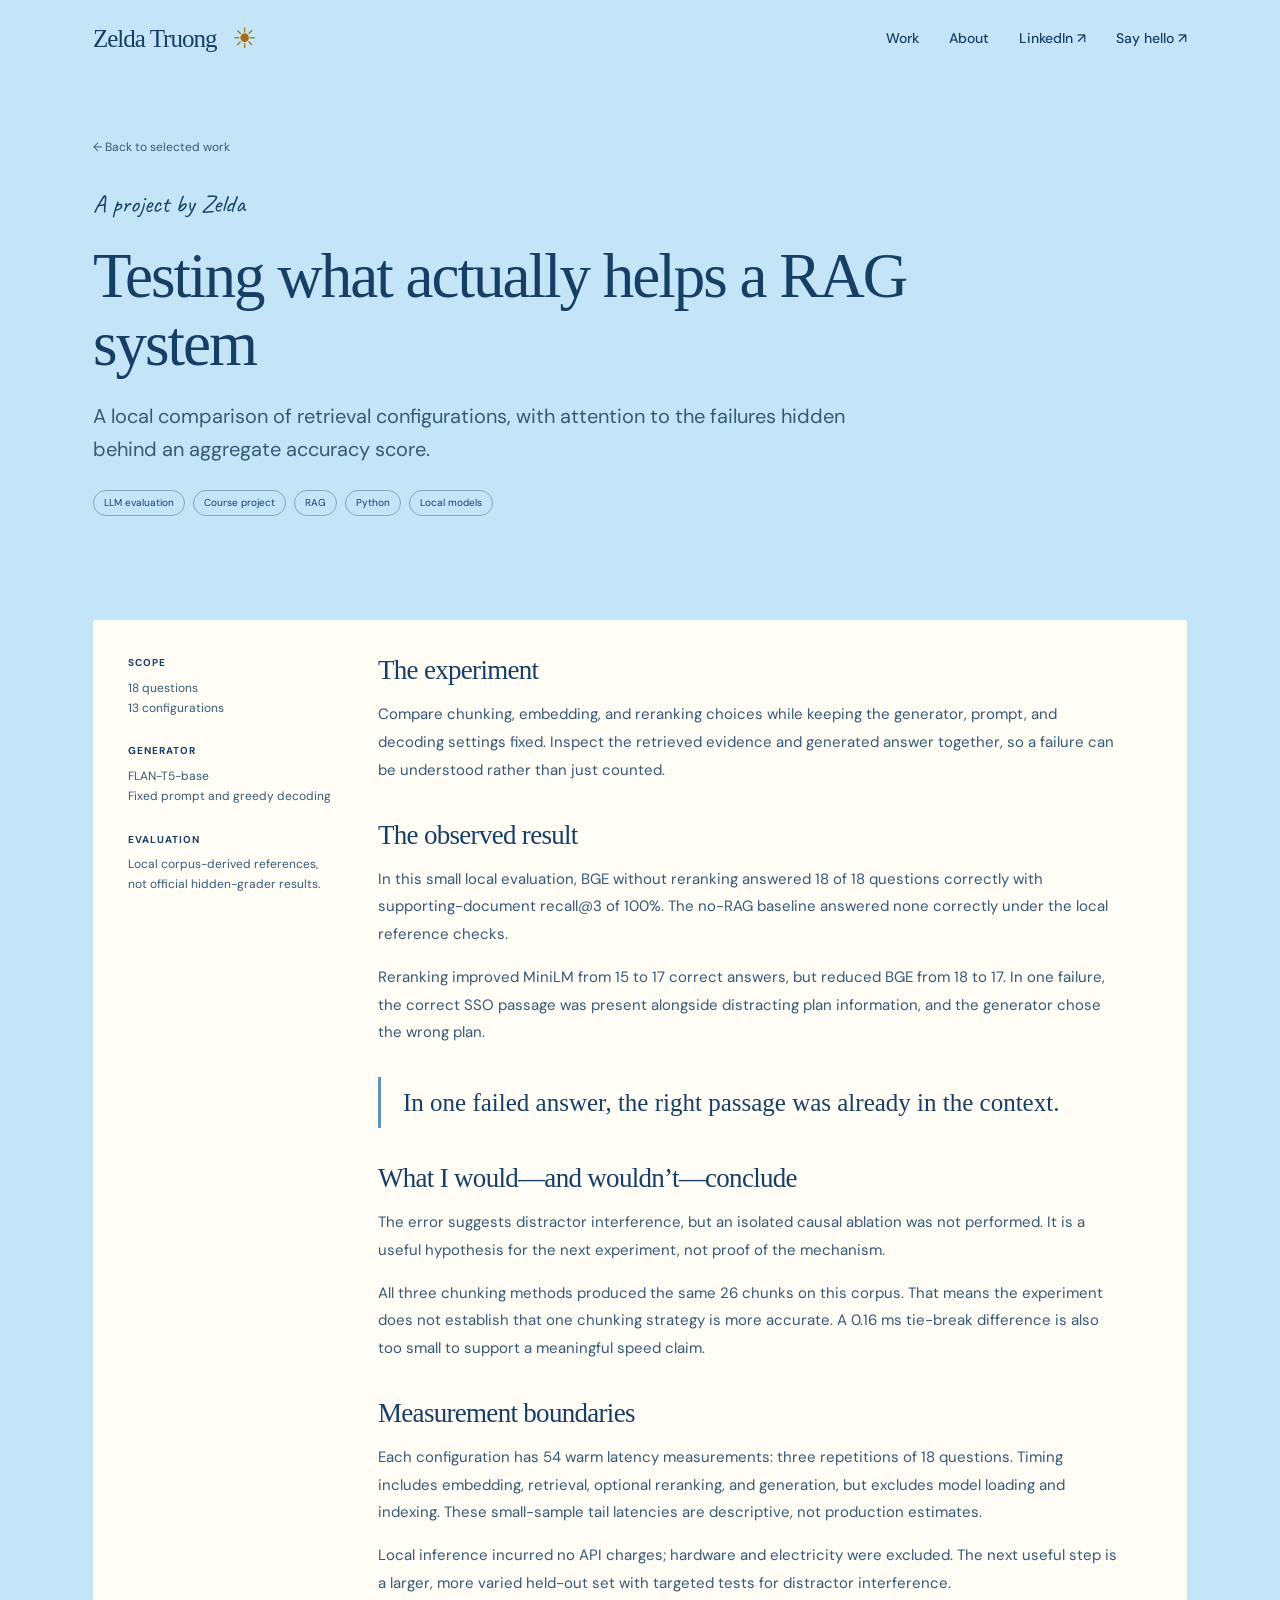
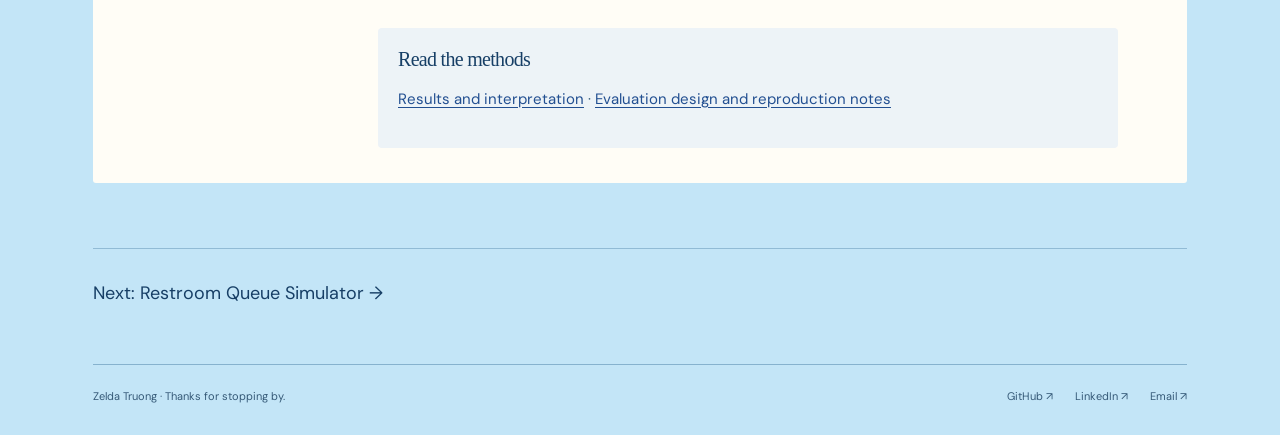
<file: rag.html>
<!doctype html><html lang="en"><head><meta charset="utf-8"><meta name="viewport" content="width=device-width,initial-scale=1"><title>Testing what actually helps a RAG system — Zelda Truong</title><meta name="description" content="A local comparison of retrieval configurations, with attention to the failures hidden behind an aggregate accuracy score."><meta property="og:title" content="Testing what actually helps a RAG system — Zelda Truong"><meta property="og:description" content="A local comparison of retrieval configurations, with attention to the failures hidden behind an aggregate accuracy score."><meta property="og:type" content="website"><meta property="og:image" content="https://zeldu18.github.io/portfolio-bun-bo-hue/assets/restroom-simulator.png"><link rel="icon" href="assets/favicon.svg" type="image/svg+xml"><link rel="stylesheet" href="styles.css"></head><body><a class="skip" href="#main">Skip to content</a>
<header class="topbar"><nav class="wrap nav" aria-label="Main navigation"><a class="brand" href="index.html">Zelda Truong<span class="little-sun" aria-hidden="true">☀</span></a><div class="nav-links"><a href="index.html#street">Work</a><a href="index.html#about">About</a><a class="desktop-link" href="https://www.linkedin.com/in/zelda-truong">LinkedIn ↗</a><a href="mailto:zeldatr1804@gmail.com">Say hello ↗</a></div></nav></header>
<main id="main" class="wrap"><div class="case-hero"><a class="back" href="index.html#street">← Back to selected work</a><div class="eyebrow">A project by Zelda</div><h1>Testing what actually helps a RAG system</h1><p class="lede">A local comparison of retrieval configurations, with attention to the failures hidden behind an aggregate accuracy score.</p><div class="case-tags"><span class="tag">LLM evaluation</span><span class="tag">Course project</span><span class="tag">RAG</span><span class="tag">Python</span><span class="tag">Local models</span></div></div><div class="case-body"><aside class="case-aside"><b>Scope</b><p>18 questions<br>13 configurations</p><b>Generator</b><p>FLAN-T5-base<br>Fixed prompt and greedy decoding</p><b>Evaluation</b><p>Local corpus-derived references, not official hidden-grader results.</p></aside><article class="prose"><h2>The experiment</h2><p>Compare chunking, embedding, and reranking choices while keeping the generator, prompt, and decoding settings fixed. Inspect the retrieved evidence and generated answer together, so a failure can be understood rather than just counted.</p><h2>The observed result</h2><p>In this small local evaluation, BGE without reranking answered 18 of 18 questions correctly with supporting-document recall@3 of 100%. The no-RAG baseline answered none correctly under the local reference checks.</p><p>Reranking improved MiniLM from 15 to 17 correct answers, but reduced BGE from 18 to 17. In one failure, the correct SSO passage was present alongside distracting plan information, and the generator chose the wrong plan.</p><div class="callout">In one failed answer, the right passage was already in the context.</div><h2>What I would—and wouldn’t—conclude</h2><p>The error suggests distractor interference, but an isolated causal ablation was not performed. It is a useful hypothesis for the next experiment, not proof of the mechanism.</p><p>All three chunking methods produced the same 26 chunks on this corpus. That means the experiment does not establish that one chunking strategy is more accurate. A 0.16 ms tie-break difference is also too small to support a meaningful speed claim.</p><h2>Measurement boundaries</h2><p>Each configuration has 54 warm latency measurements: three repetitions of 18 questions. Timing includes embedding, retrieval, optional reranking, and generation, but excludes model loading and indexing. These small-sample tail latencies are descriptive, not production estimates.</p><p>Local inference incurred no API charges; hardware and electricity were excluded. The next useful step is a larger, more varied held-out set with targeted tests for distractor interference.</p><div class="evidence"><h2>Read the methods</h2><p><a href="evidence/rag-analysis.md">Results and interpretation</a> · <a href="evidence/rag-methods.md">Evaluation design and reproduction notes</a></p></div></article></div><div class="next-project"><a href="restroom.html">Next: Restroom Queue Simulator →</a></div></main><footer class="wrap"><div class="footer"><span>Zelda Truong · Thanks for stopping by.</span><div class="footer-links"><a href="https://github.com/zeldu18">GitHub ↗</a><a href="https://www.linkedin.com/in/zelda-truong">LinkedIn ↗</a><a href="mailto:zeldatr1804@gmail.com">Email ↗</a></div></div></footer></body></html>
</file>
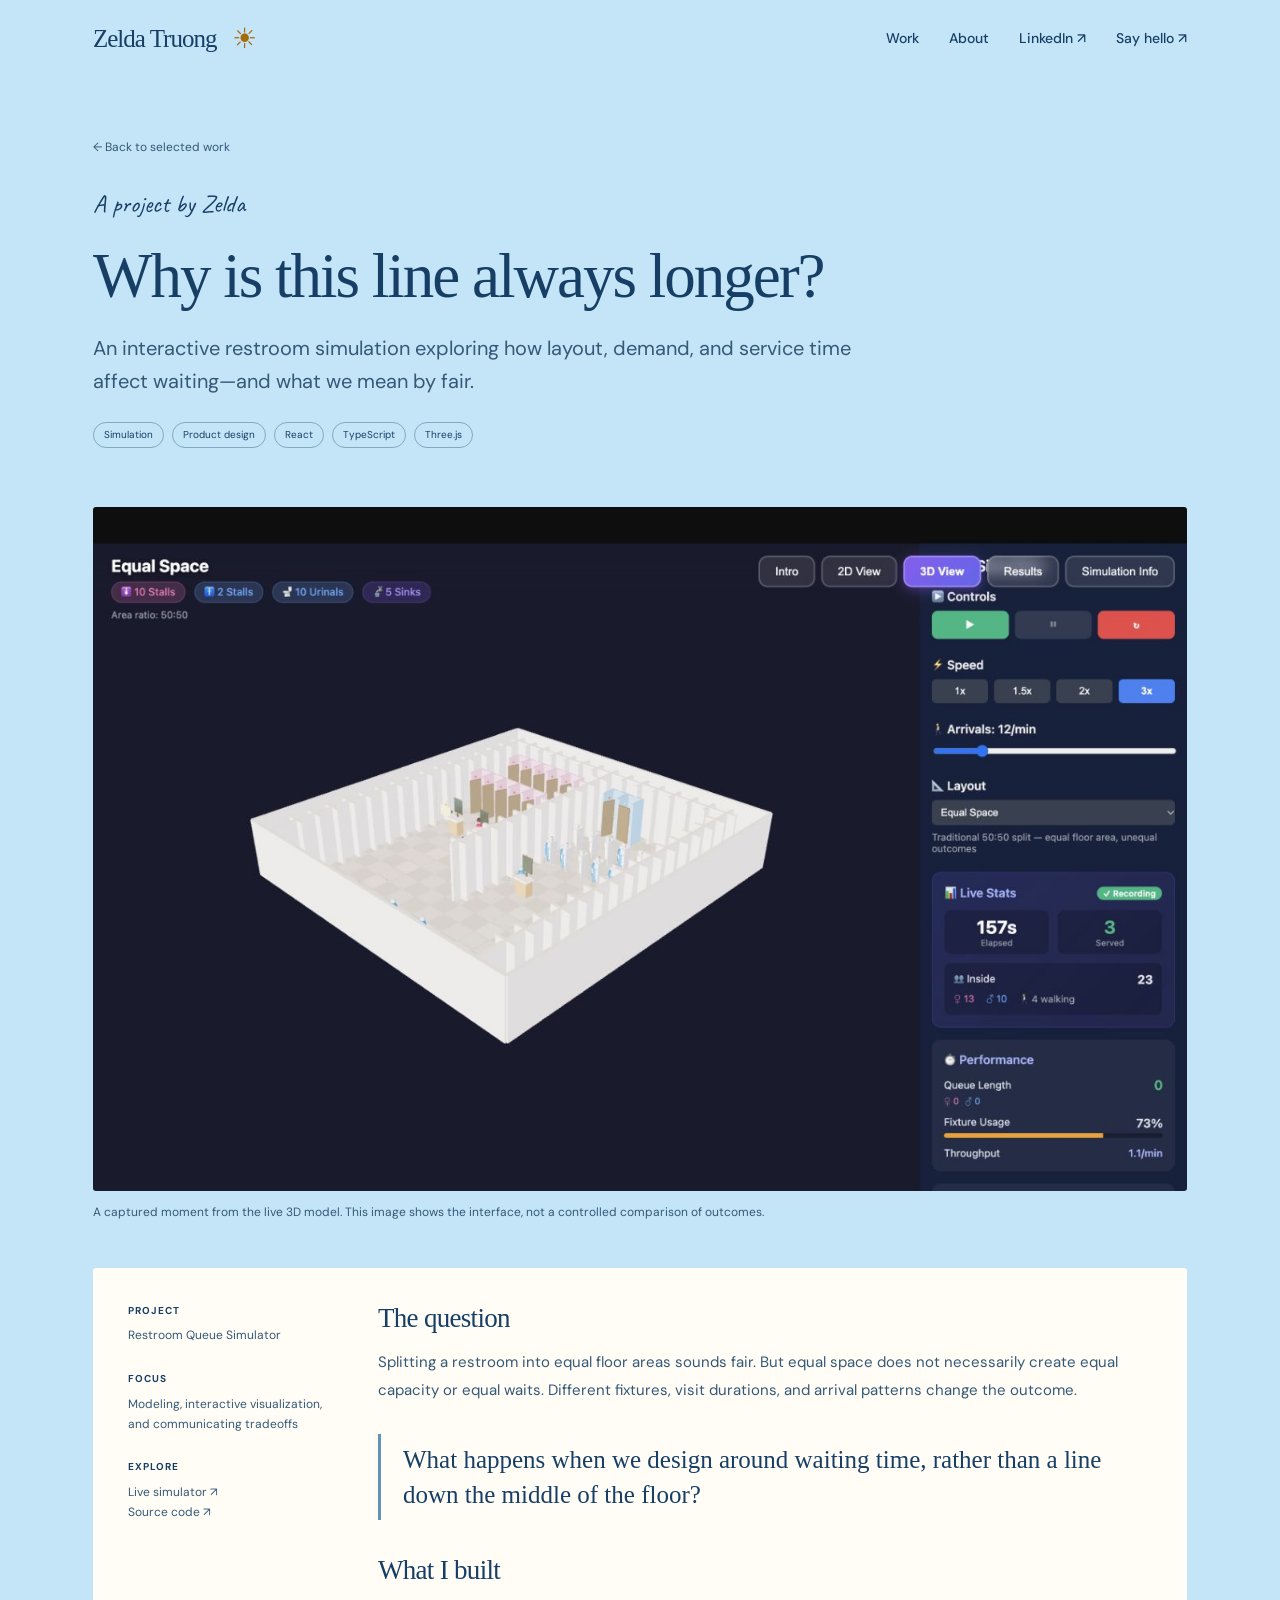
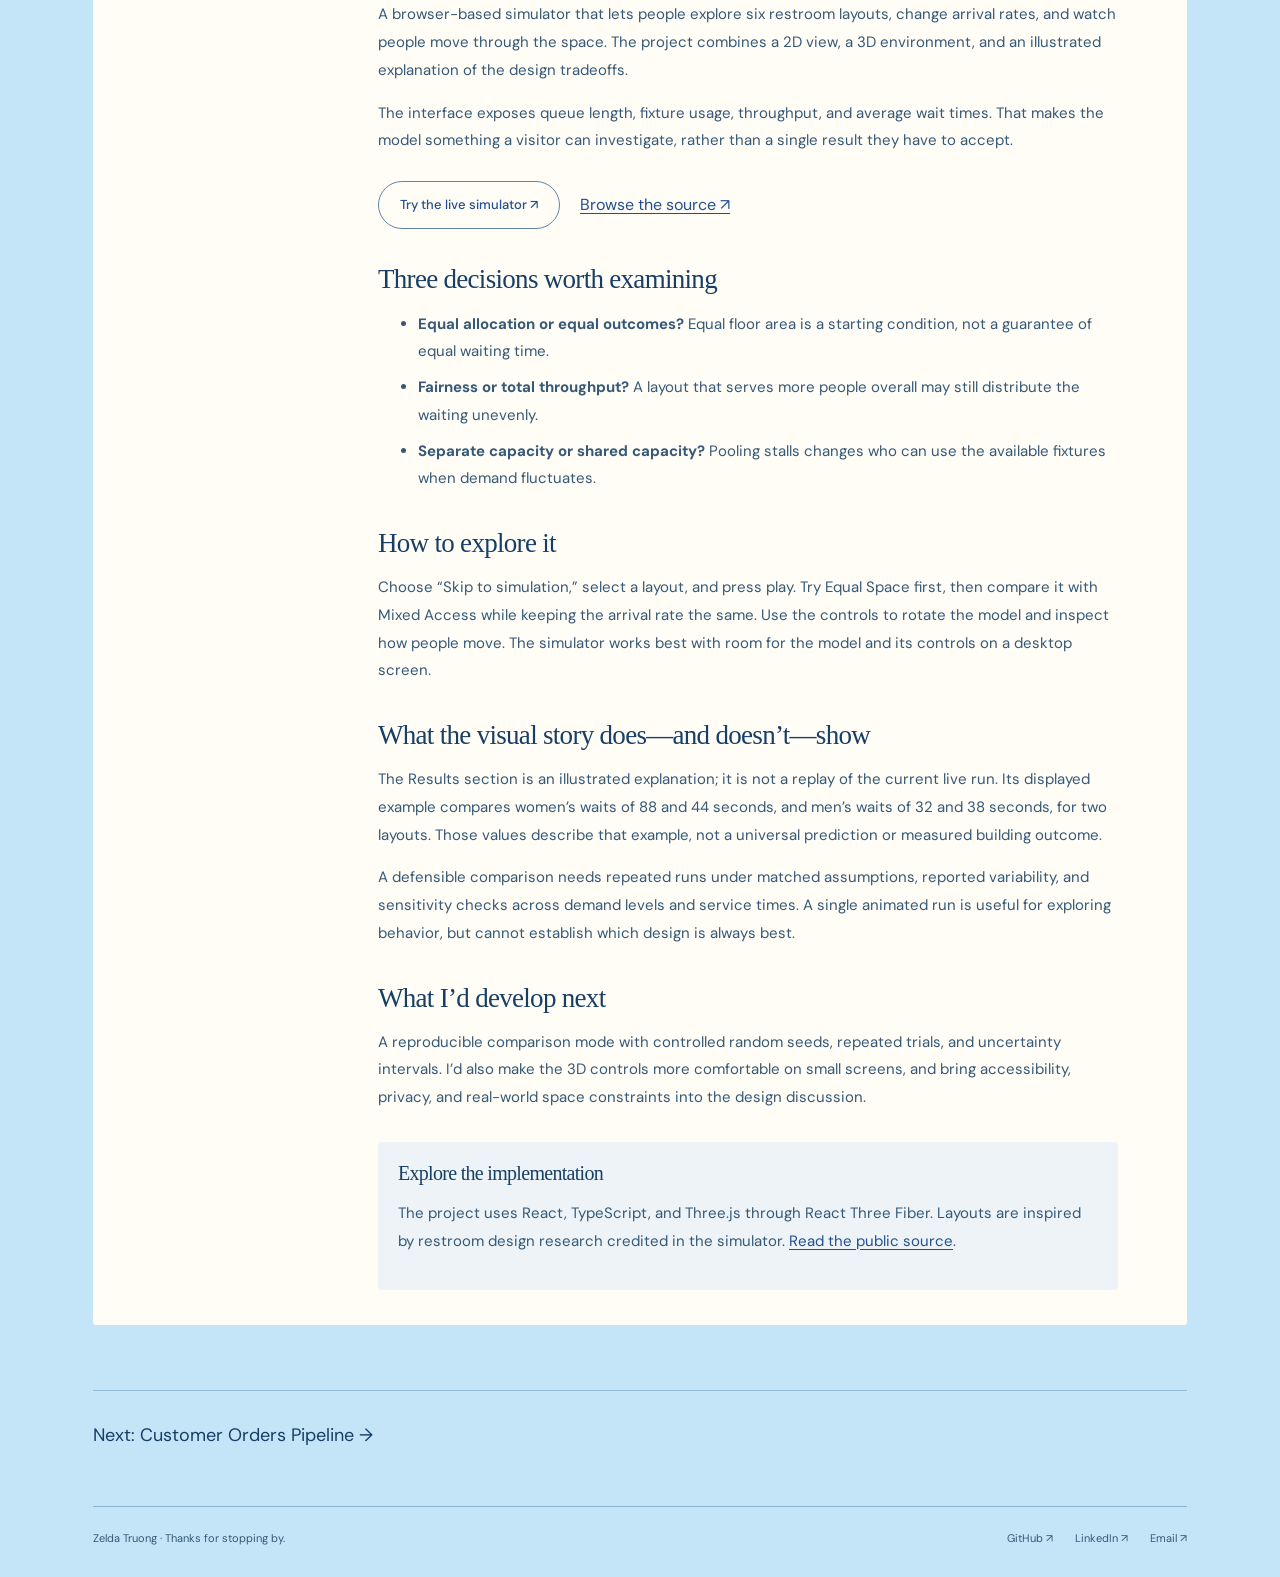
<file: restroom.html>
<!doctype html><html lang="en"><head><meta charset="utf-8"><meta name="viewport" content="width=device-width,initial-scale=1"><title>Why is this line always longer? — Zelda Truong</title><meta name="description" content="An interactive restroom simulation exploring how layout, demand, and service time affect waiting—and what we mean by fair."><meta property="og:title" content="Why is this line always longer? — Zelda Truong"><meta property="og:description" content="An interactive restroom simulation exploring how layout, demand, and service time affect waiting—and what we mean by fair."><meta property="og:type" content="website"><meta property="og:image" content="https://zeldu18.github.io/portfolio-bun-bo-hue/assets/restroom-simulator.png"><link rel="icon" href="assets/favicon.svg" type="image/svg+xml"><link rel="stylesheet" href="styles.css"></head><body><a class="skip" href="#main">Skip to content</a>
<header class="topbar"><nav class="wrap nav" aria-label="Main navigation"><a class="brand" href="index.html">Zelda Truong<span class="little-sun" aria-hidden="true">☀</span></a><div class="nav-links"><a href="index.html#street">Work</a><a href="index.html#about">About</a><a class="desktop-link" href="https://www.linkedin.com/in/zelda-truong">LinkedIn ↗</a><a href="mailto:zeldatr1804@gmail.com">Say hello ↗</a></div></nav></header>
<main id="main" class="wrap"><div class="case-hero"><a class="back" href="index.html#street">← Back to selected work</a><div class="eyebrow">A project by Zelda</div><h1>Why is this line always longer?</h1><p class="lede">An interactive restroom simulation exploring how layout, demand, and service time affect waiting—and what we mean by fair.</p><div class="case-tags"><span class="tag">Simulation</span><span class="tag">Product design</span><span class="tag">React</span><span class="tag">TypeScript</span><span class="tag">Three.js</span></div></div><figure style="margin:0"><div class="case-image"><img src="assets/restroom-simulator.png" alt="The actual 3D restroom simulator, showing the layout and live controls" width="1440" height="900"></div><figcaption class="caption">A captured moment from the live 3D model. This image shows the interface, not a controlled comparison of outcomes.</figcaption></figure><div class="case-body"><aside class="case-aside"><b>Project</b><p>Restroom Queue Simulator</p><b>Focus</b><p>Modeling, interactive visualization, and communicating tradeoffs</p><b>Explore</b><p><a href="https://zeldu18.github.io/restroom-queue-simulator/">Live simulator ↗</a><br><a href="https://github.com/zeldu18/restroom-queue-simulator">Source code ↗</a></p></aside><article class="prose"><h2>The question</h2><p>Splitting a restroom into equal floor areas sounds fair. But equal space does not necessarily create equal capacity or equal waits. Different fixtures, visit durations, and arrival patterns change the outcome.</p><div class="callout">What happens when we design around waiting time, rather than a line down the middle of the floor?</div><h2>What I built</h2><p>A browser-based simulator that lets people explore six restroom layouts, change arrival rates, and watch people move through the space. The project combines a 2D view, a 3D environment, and an illustrated explanation of the design tradeoffs.</p><p>The interface exposes queue length, fixture usage, throughput, and average wait times. That makes the model something a visitor can investigate, rather than a single result they have to accept.</p><div class="actions"><a class="button" style="text-decoration:none" href="https://zeldu18.github.io/restroom-queue-simulator/">Try the live simulator ↗</a><a href="https://github.com/zeldu18/restroom-queue-simulator">Browse the source ↗</a></div><h2>Three decisions worth examining</h2><ul><li><strong>Equal allocation or equal outcomes?</strong> Equal floor area is a starting condition, not a guarantee of equal waiting time.</li><li><strong>Fairness or total throughput?</strong> A layout that serves more people overall may still distribute the waiting unevenly.</li><li><strong>Separate capacity or shared capacity?</strong> Pooling stalls changes who can use the available fixtures when demand fluctuates.</li></ul><h2>How to explore it</h2><p>Choose “Skip to simulation,” select a layout, and press play. Try Equal Space first, then compare it with Mixed Access while keeping the arrival rate the same. Use the controls to rotate the model and inspect how people move. The simulator works best with room for the model and its controls on a desktop screen.</p><h2>What the visual story does—and doesn’t—show</h2><p>The Results section is an illustrated explanation; it is not a replay of the current live run. Its displayed example compares women’s waits of 88 and 44 seconds, and men’s waits of 32 and 38 seconds, for two layouts. Those values describe that example, not a universal prediction or measured building outcome.</p><p>A defensible comparison needs repeated runs under matched assumptions, reported variability, and sensitivity checks across demand levels and service times. A single animated run is useful for exploring behavior, but cannot establish which design is always best.</p><h2>What I’d develop next</h2><p>A reproducible comparison mode with controlled random seeds, repeated trials, and uncertainty intervals. I’d also make the 3D controls more comfortable on small screens, and bring accessibility, privacy, and real-world space constraints into the design discussion.</p><div class="evidence"><h2>Explore the implementation</h2><p>The project uses React, TypeScript, and Three.js through React Three Fiber. Layouts are inspired by restroom design research credited in the simulator. <a href="https://github.com/zeldu18/restroom-queue-simulator">Read the public source</a>.</p></div></article></div><div class="next-project"><a href="pipeline.html">Next: Customer Orders Pipeline →</a></div></main><footer class="wrap"><div class="footer"><span>Zelda Truong · Thanks for stopping by.</span><div class="footer-links"><a href="https://github.com/zeldu18">GitHub ↗</a><a href="https://www.linkedin.com/in/zelda-truong">LinkedIn ↗</a><a href="mailto:zeldatr1804@gmail.com">Email ↗</a></div></div></footer></body></html>
</file>
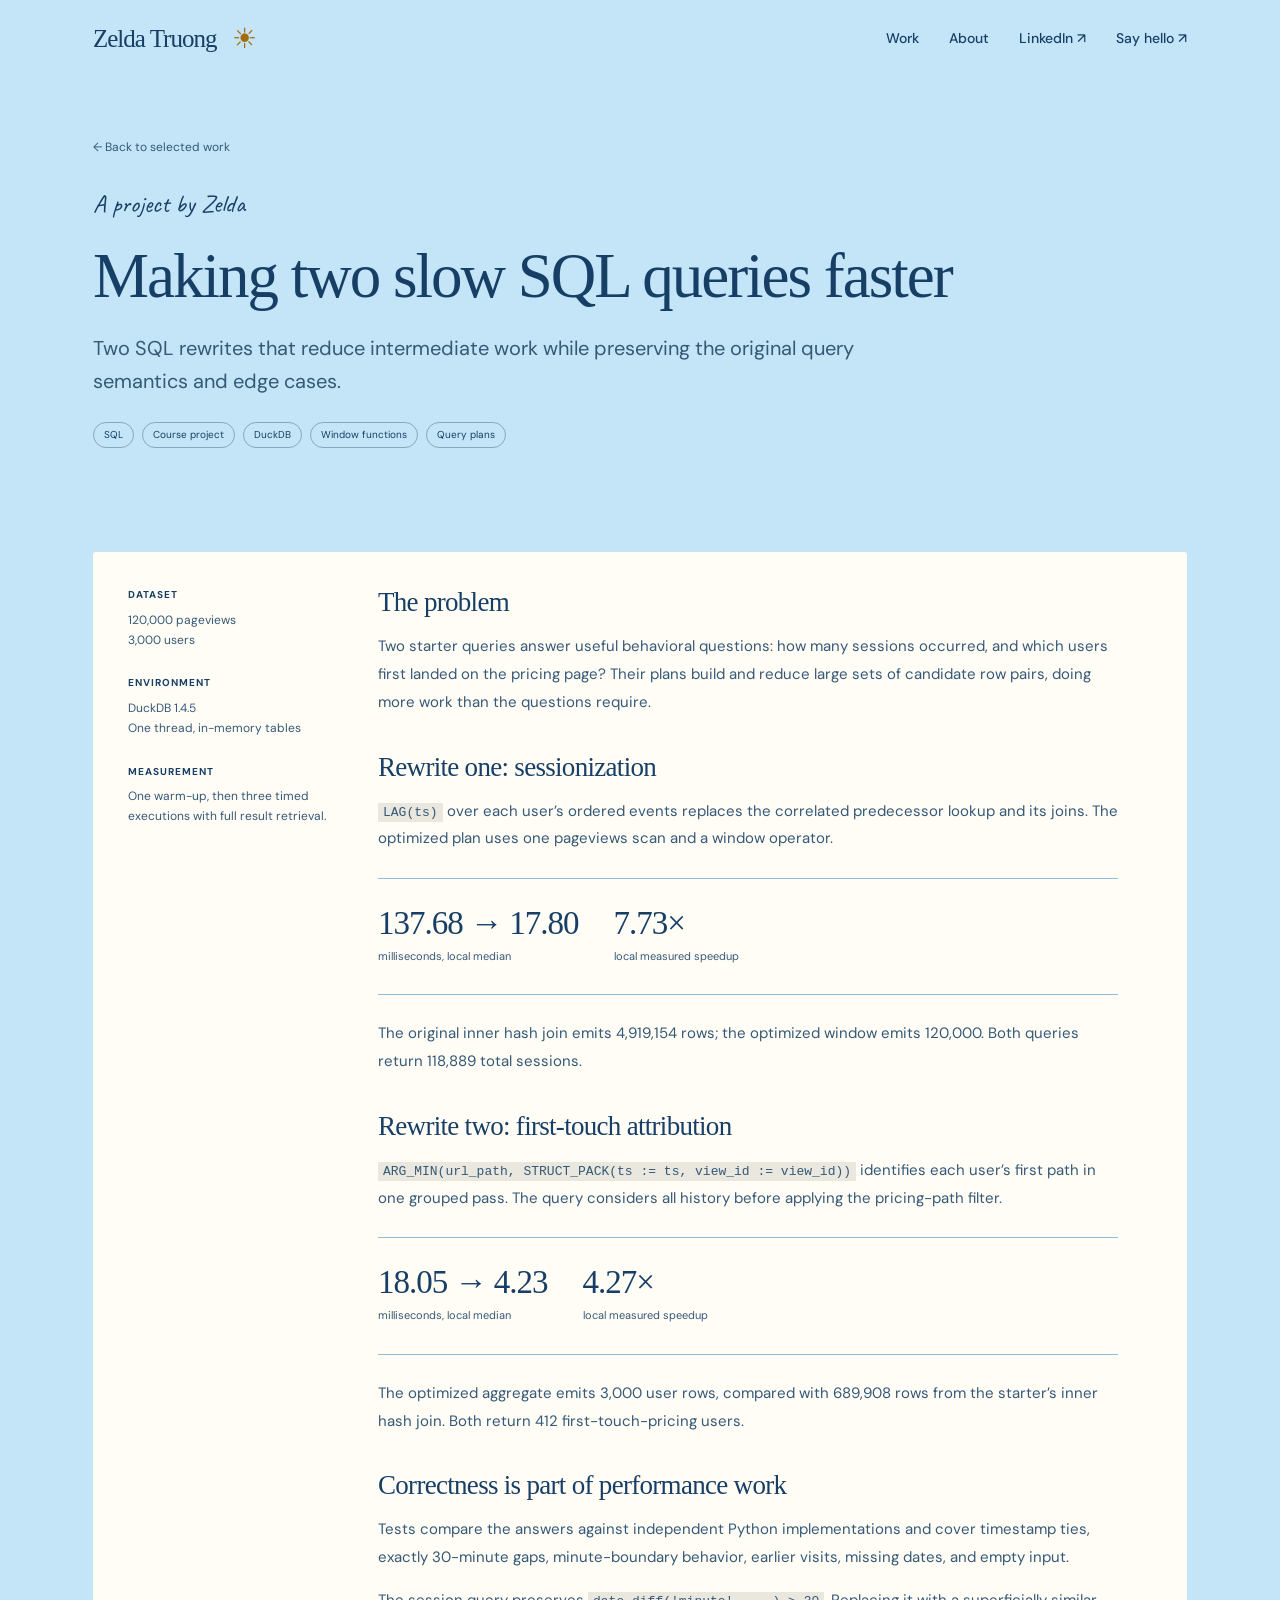
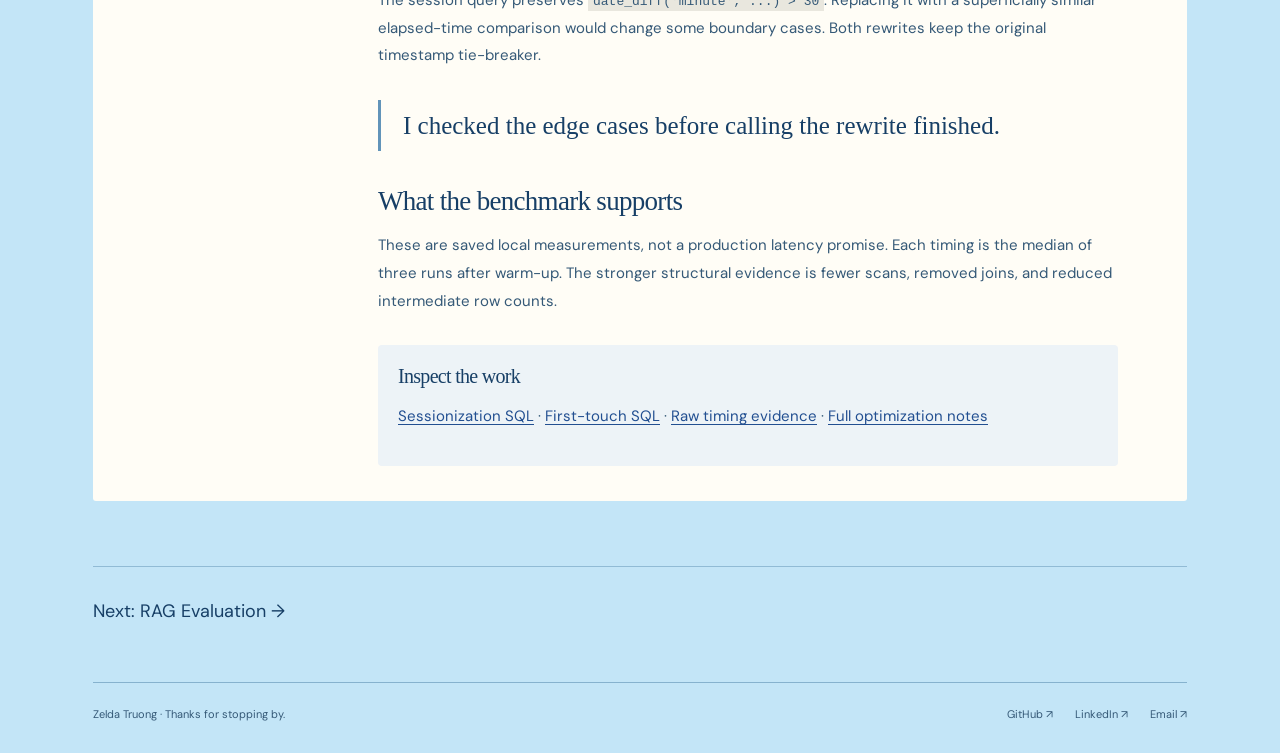
<file: sql.html>
<!doctype html><html lang="en"><head><meta charset="utf-8"><meta name="viewport" content="width=device-width,initial-scale=1"><title>Making two slow SQL queries faster — Zelda Truong</title><meta name="description" content="Two SQL rewrites that reduce intermediate work while preserving the original query semantics and edge cases."><meta property="og:title" content="Making two slow SQL queries faster — Zelda Truong"><meta property="og:description" content="Two SQL rewrites that reduce intermediate work while preserving the original query semantics and edge cases."><meta property="og:type" content="website"><meta property="og:image" content="https://zeldu18.github.io/portfolio-bun-bo-hue/assets/restroom-simulator.png"><link rel="icon" href="assets/favicon.svg" type="image/svg+xml"><link rel="stylesheet" href="styles.css"></head><body><a class="skip" href="#main">Skip to content</a>
<header class="topbar"><nav class="wrap nav" aria-label="Main navigation"><a class="brand" href="index.html">Zelda Truong<span class="little-sun" aria-hidden="true">☀</span></a><div class="nav-links"><a href="index.html#street">Work</a><a href="index.html#about">About</a><a class="desktop-link" href="https://www.linkedin.com/in/zelda-truong">LinkedIn ↗</a><a href="mailto:zeldatr1804@gmail.com">Say hello ↗</a></div></nav></header>
<main id="main" class="wrap"><div class="case-hero"><a class="back" href="index.html#street">← Back to selected work</a><div class="eyebrow">A project by Zelda</div><h1>Making two slow SQL queries faster</h1><p class="lede">Two SQL rewrites that reduce intermediate work while preserving the original query semantics and edge cases.</p><div class="case-tags"><span class="tag">SQL</span><span class="tag">Course project</span><span class="tag">DuckDB</span><span class="tag">Window functions</span><span class="tag">Query plans</span></div></div><div class="case-body"><aside class="case-aside"><b>Dataset</b><p>120,000 pageviews<br>3,000 users</p><b>Environment</b><p>DuckDB 1.4.5<br>One thread, in-memory tables</p><b>Measurement</b><p>One warm-up, then three timed executions with full result retrieval.</p></aside><article class="prose"><h2>The problem</h2><p>Two starter queries answer useful behavioral questions: how many sessions occurred, and which users first landed on the pricing page? Their plans build and reduce large sets of candidate row pairs, doing more work than the questions require.</p><h2>Rewrite one: sessionization</h2><p><code>LAG(ts)</code> over each user’s ordered events replaces the correlated predecessor lookup and its joins. The optimized plan uses one pageviews scan and a window operator.</p><div class="stats"><div class="stat"><strong>137.68 → 17.80</strong><span>milliseconds, local median</span></div><div class="stat"><strong>7.73×</strong><span>local measured speedup</span></div></div><p>The original inner hash join emits 4,919,154 rows; the optimized window emits 120,000. Both queries return 118,889 total sessions.</p><h2>Rewrite two: first-touch attribution</h2><p><code>ARG_MIN(url_path, STRUCT_PACK(ts := ts, view_id := view_id))</code> identifies each user’s first path in one grouped pass. The query considers all history before applying the pricing-path filter.</p><div class="stats"><div class="stat"><strong>18.05 → 4.23</strong><span>milliseconds, local median</span></div><div class="stat"><strong>4.27×</strong><span>local measured speedup</span></div></div><p>The optimized aggregate emits 3,000 user rows, compared with 689,908 rows from the starter’s inner hash join. Both return 412 first-touch-pricing users.</p><h2>Correctness is part of performance work</h2><p>Tests compare the answers against independent Python implementations and cover timestamp ties, exactly 30-minute gaps, minute-boundary behavior, earlier visits, missing dates, and empty input.</p><p>The session query preserves <code>date_diff('minute', ...) &gt; 30</code>. Replacing it with a superficially similar elapsed-time comparison would change some boundary cases. Both rewrites keep the original timestamp tie-breaker.</p><div class="callout">I checked the edge cases before calling the rewrite finished.</div><h2>What the benchmark supports</h2><p>These are saved local measurements, not a production latency promise. Each timing is the median of three runs after warm-up. The stronger structural evidence is fewer scans, removed joins, and reduced intermediate row counts.</p><div class="evidence"><h2>Inspect the work</h2><p><a href="evidence/sessionization.sql">Sessionization SQL</a> · <a href="evidence/first-touch.sql">First-touch SQL</a> · <a href="evidence/sql-benchmarks.json">Raw timing evidence</a> · <a href="evidence/sql-optimization.md">Full optimization notes</a></p></div></article></div><div class="next-project"><a href="rag.html">Next: RAG Evaluation →</a></div></main><footer class="wrap"><div class="footer"><span>Zelda Truong · Thanks for stopping by.</span><div class="footer-links"><a href="https://github.com/zeldu18">GitHub ↗</a><a href="https://www.linkedin.com/in/zelda-truong">LinkedIn ↗</a><a href="mailto:zeldatr1804@gmail.com">Email ↗</a></div></div></footer></body></html>
</file>
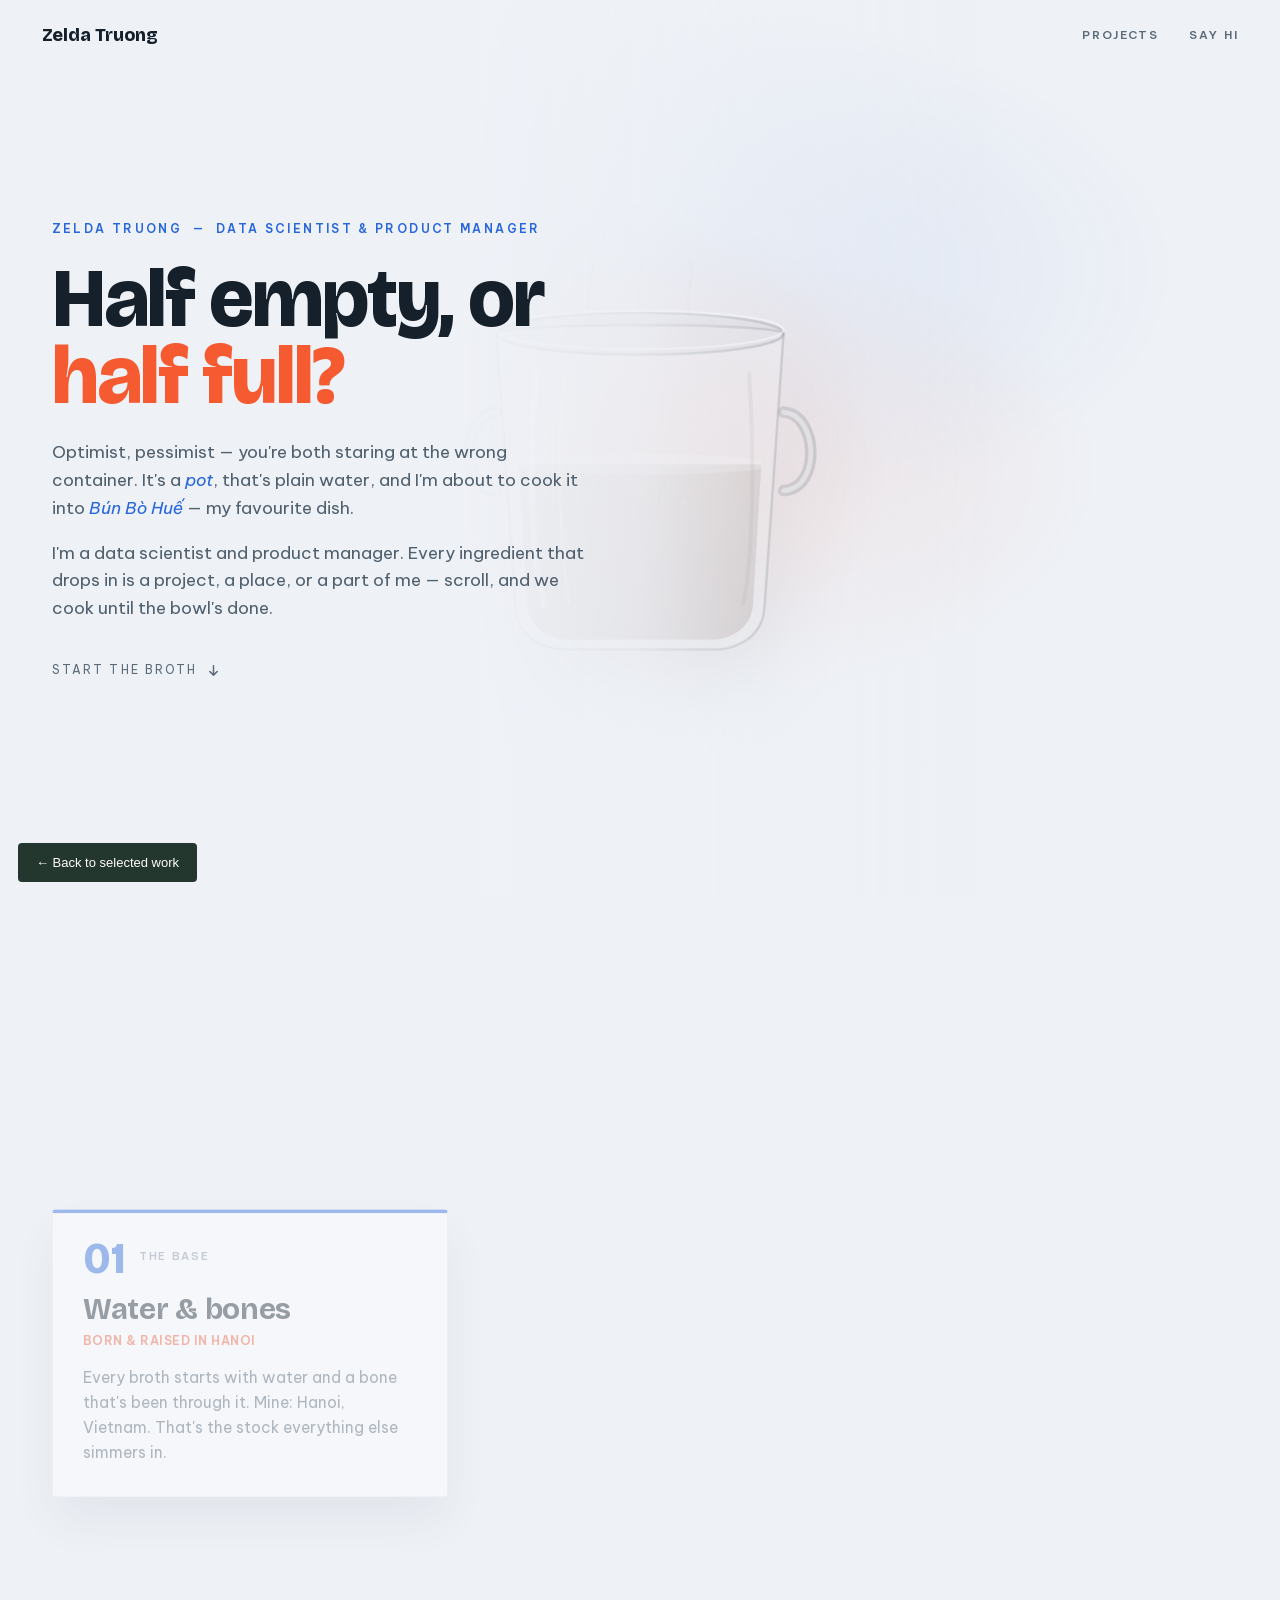
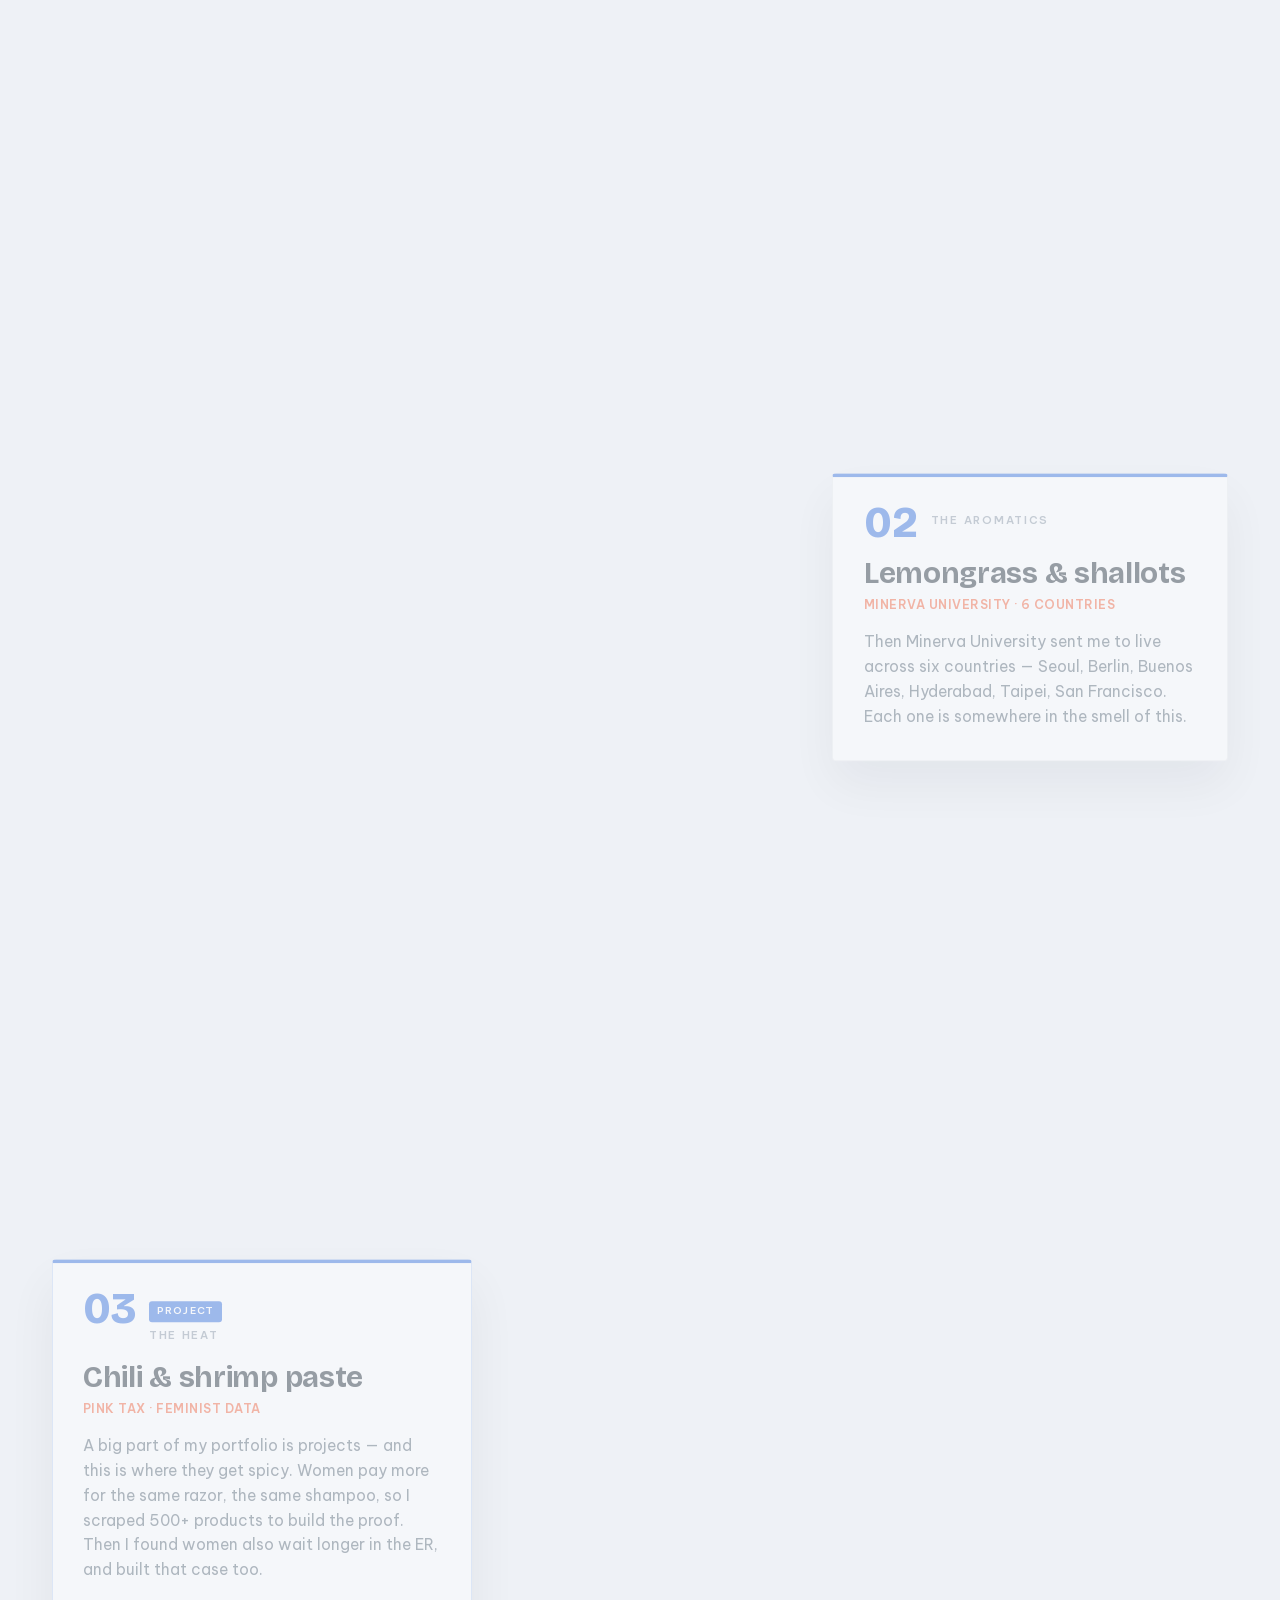
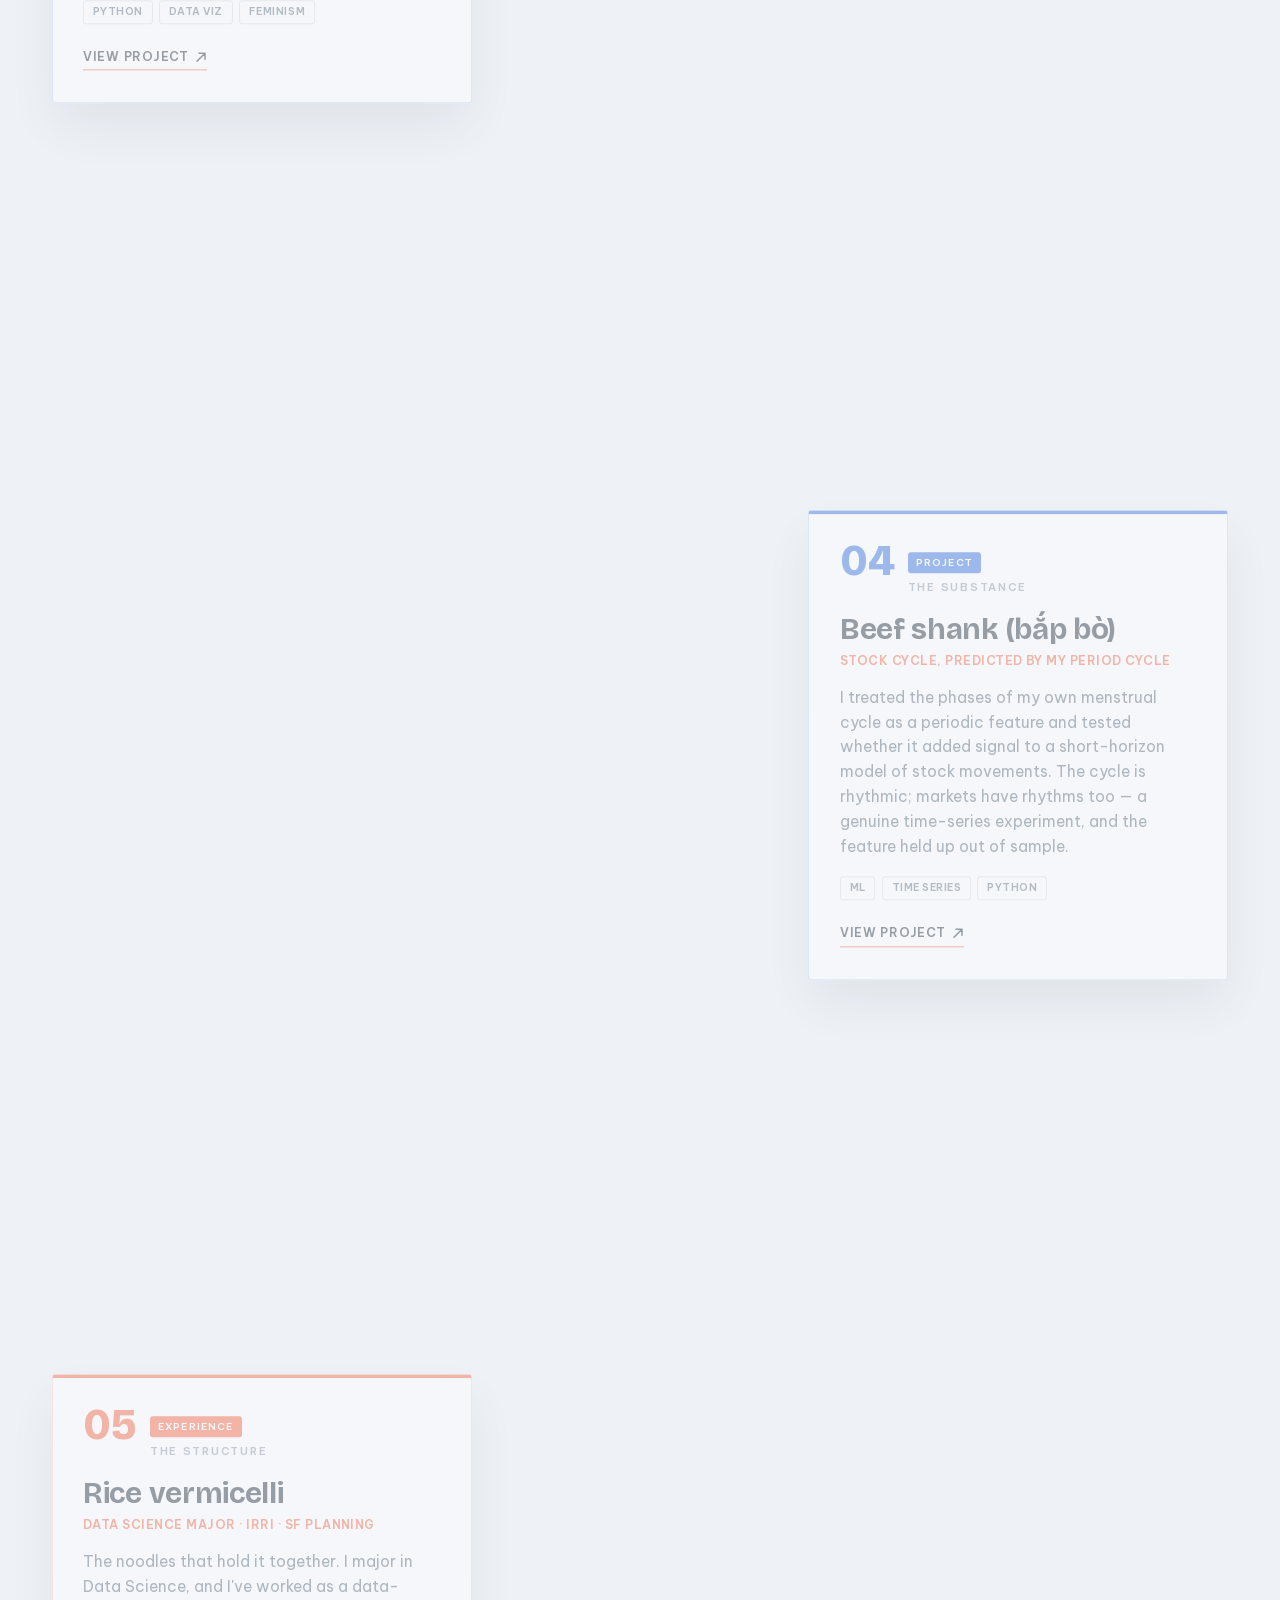
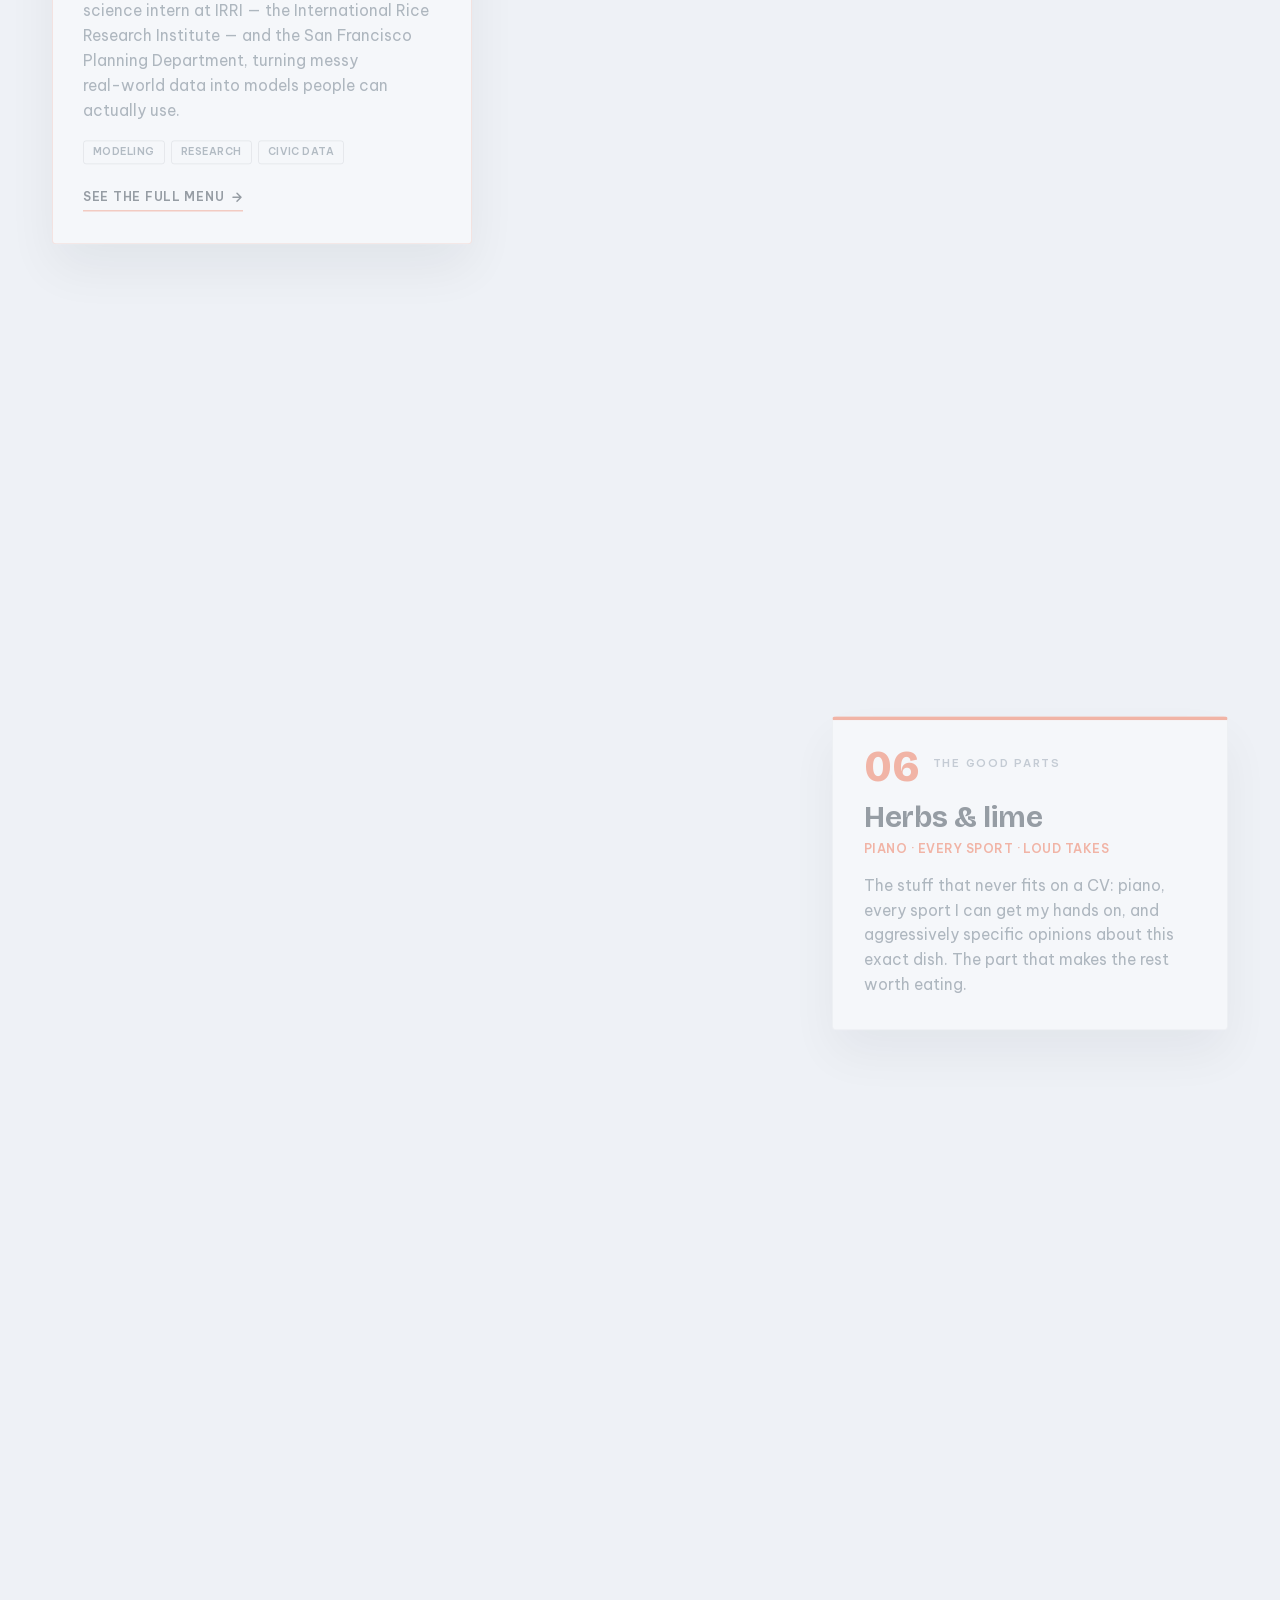
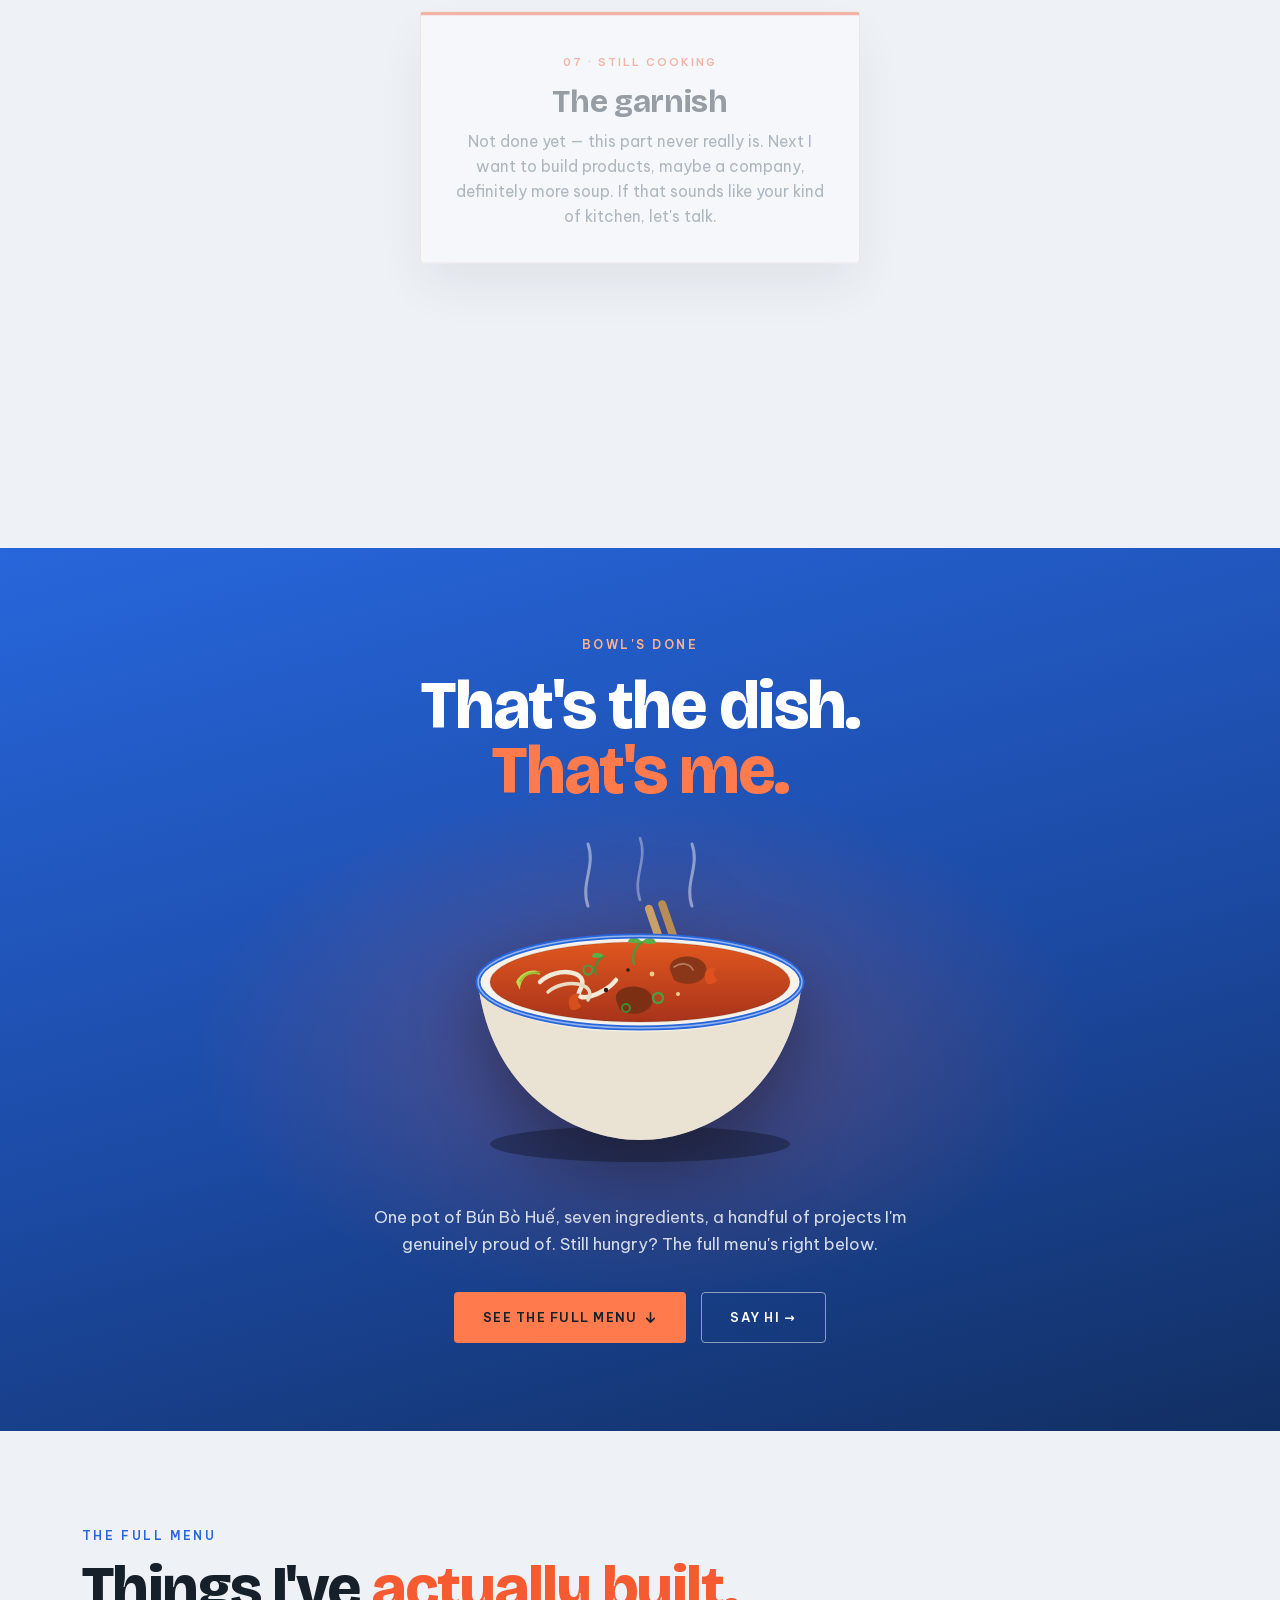
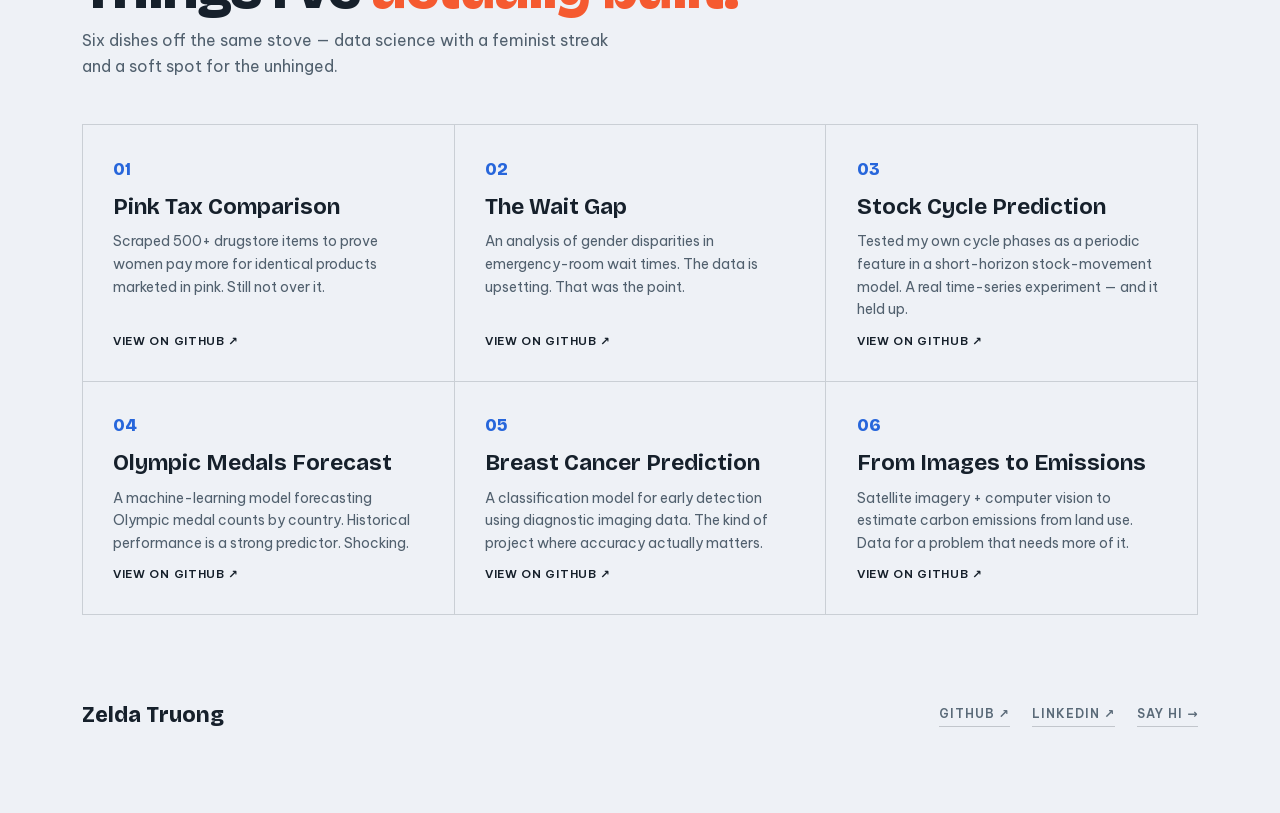
<file: story.html>
<!DOCTYPE html>
<html lang="en"><head><title>The story behind the bowl — Zelda Truong</title>
<meta charset="utf-8">
<meta name="viewport" content="width=device-width, initial-scale=1">

</head>
<body style="margin:0">



<link rel="preconnect" href="https://fonts.googleapis.com">
<link rel="preconnect" href="https://fonts.gstatic.com" crossorigin="">
<style>/* vietnamese */
@font-face {
  font-family: 'Be Vietnam Pro';
  font-style: italic;
  font-weight: 400;
  font-display: swap;
  src: url("assets/story/1d555c48-a08f-4208-b243-8fb190451e9f.woff2") format('woff2');
  unicode-range: U+0102-0103, U+0110-0111, U+0128-0129, U+0168-0169, U+01A0-01A1, U+01AF-01B0, U+0300-0301, U+0303-0304, U+0308-0309, U+0323, U+0329, U+1EA0-1EF9, U+20AB;
}
/* latin-ext */
@font-face {
  font-family: 'Be Vietnam Pro';
  font-style: italic;
  font-weight: 400;
  font-display: swap;
  src: url("assets/story/634506c7-9648-4f6c-a344-b47c310e703c.woff2") format('woff2');
  unicode-range: U+0100-02BA, U+02BD-02C5, U+02C7-02CC, U+02CE-02D7, U+02DD-02FF, U+0304, U+0308, U+0329, U+1D00-1DBF, U+1E00-1E9F, U+1EF2-1EFF, U+2020, U+20A0-20AB, U+20AD-20C0, U+2113, U+2C60-2C7F, U+A720-A7FF;
}
/* latin */
@font-face {
  font-family: 'Be Vietnam Pro';
  font-style: italic;
  font-weight: 400;
  font-display: swap;
  src: url("assets/story/5ad54cf0-18ed-4f03-bc6f-aa9b5f2bb4b1.woff2") format('woff2');
  unicode-range: U+0000-00FF, U+0131, U+0152-0153, U+02BB-02BC, U+02C6, U+02DA, U+02DC, U+0304, U+0308, U+0329, U+2000-206F, U+20AC, U+2122, U+2191, U+2193, U+2212, U+2215, U+FEFF, U+FFFD;
}
/* vietnamese */
@font-face {
  font-family: 'Be Vietnam Pro';
  font-style: normal;
  font-weight: 400;
  font-display: swap;
  src: url("assets/story/9273af9b-f4f9-4252-b043-1acfb46a137b.woff2") format('woff2');
  unicode-range: U+0102-0103, U+0110-0111, U+0128-0129, U+0168-0169, U+01A0-01A1, U+01AF-01B0, U+0300-0301, U+0303-0304, U+0308-0309, U+0323, U+0329, U+1EA0-1EF9, U+20AB;
}
/* latin-ext */
@font-face {
  font-family: 'Be Vietnam Pro';
  font-style: normal;
  font-weight: 400;
  font-display: swap;
  src: url("assets/story/5bb602cb-47a1-4709-b4b3-7247fcd5804d.woff2") format('woff2');
  unicode-range: U+0100-02BA, U+02BD-02C5, U+02C7-02CC, U+02CE-02D7, U+02DD-02FF, U+0304, U+0308, U+0329, U+1D00-1DBF, U+1E00-1E9F, U+1EF2-1EFF, U+2020, U+20A0-20AB, U+20AD-20C0, U+2113, U+2C60-2C7F, U+A720-A7FF;
}
/* latin */
@font-face {
  font-family: 'Be Vietnam Pro';
  font-style: normal;
  font-weight: 400;
  font-display: swap;
  src: url("assets/story/7f1ddd1f-b0c3-42fe-9431-70fc6ad84381.woff2") format('woff2');
  unicode-range: U+0000-00FF, U+0131, U+0152-0153, U+02BB-02BC, U+02C6, U+02DA, U+02DC, U+0304, U+0308, U+0329, U+2000-206F, U+20AC, U+2122, U+2191, U+2193, U+2212, U+2215, U+FEFF, U+FFFD;
}
/* vietnamese */
@font-face {
  font-family: 'Be Vietnam Pro';
  font-style: normal;
  font-weight: 500;
  font-display: swap;
  src: url("assets/story/7e8fda21-d5a0-483d-b1c1-ff95192cb78d.woff2") format('woff2');
  unicode-range: U+0102-0103, U+0110-0111, U+0128-0129, U+0168-0169, U+01A0-01A1, U+01AF-01B0, U+0300-0301, U+0303-0304, U+0308-0309, U+0323, U+0329, U+1EA0-1EF9, U+20AB;
}
/* latin-ext */
@font-face {
  font-family: 'Be Vietnam Pro';
  font-style: normal;
  font-weight: 500;
  font-display: swap;
  src: url("assets/story/6617fa94-f76c-4131-8a43-beaf8e8c50d2.woff2") format('woff2');
  unicode-range: U+0100-02BA, U+02BD-02C5, U+02C7-02CC, U+02CE-02D7, U+02DD-02FF, U+0304, U+0308, U+0329, U+1D00-1DBF, U+1E00-1E9F, U+1EF2-1EFF, U+2020, U+20A0-20AB, U+20AD-20C0, U+2113, U+2C60-2C7F, U+A720-A7FF;
}
/* latin */
@font-face {
  font-family: 'Be Vietnam Pro';
  font-style: normal;
  font-weight: 500;
  font-display: swap;
  src: url("assets/story/0e8ee700-38b8-4138-8cbd-70f7aa8b55ce.woff2") format('woff2');
  unicode-range: U+0000-00FF, U+0131, U+0152-0153, U+02BB-02BC, U+02C6, U+02DA, U+02DC, U+0304, U+0308, U+0329, U+2000-206F, U+20AC, U+2122, U+2191, U+2193, U+2212, U+2215, U+FEFF, U+FFFD;
}
/* vietnamese */
@font-face {
  font-family: 'Be Vietnam Pro';
  font-style: normal;
  font-weight: 600;
  font-display: swap;
  src: url("assets/story/7c6f644c-1a86-4351-9285-a87ab4a251e8.woff2") format('woff2');
  unicode-range: U+0102-0103, U+0110-0111, U+0128-0129, U+0168-0169, U+01A0-01A1, U+01AF-01B0, U+0300-0301, U+0303-0304, U+0308-0309, U+0323, U+0329, U+1EA0-1EF9, U+20AB;
}
/* latin-ext */
@font-face {
  font-family: 'Be Vietnam Pro';
  font-style: normal;
  font-weight: 600;
  font-display: swap;
  src: url("assets/story/7ee9791a-ee5b-4d6a-b2a5-9ed15c10c683.woff2") format('woff2');
  unicode-range: U+0100-02BA, U+02BD-02C5, U+02C7-02CC, U+02CE-02D7, U+02DD-02FF, U+0304, U+0308, U+0329, U+1D00-1DBF, U+1E00-1E9F, U+1EF2-1EFF, U+2020, U+20A0-20AB, U+20AD-20C0, U+2113, U+2C60-2C7F, U+A720-A7FF;
}
/* latin */
@font-face {
  font-family: 'Be Vietnam Pro';
  font-style: normal;
  font-weight: 600;
  font-display: swap;
  src: url("assets/story/6d6827db-1ef0-442f-ba64-9e35ab4ad34b.woff2") format('woff2');
  unicode-range: U+0000-00FF, U+0131, U+0152-0153, U+02BB-02BC, U+02C6, U+02DA, U+02DC, U+0304, U+0308, U+0329, U+2000-206F, U+20AC, U+2122, U+2191, U+2193, U+2212, U+2215, U+FEFF, U+FFFD;
}
/* vietnamese */
@font-face {
  font-family: 'Bricolage Grotesque';
  font-style: normal;
  font-weight: 500;
  font-stretch: 100%;
  font-display: swap;
  src: url("assets/story/08334033-7f5e-4a7b-acb2-ff19ac8597db.woff2") format('woff2');
  unicode-range: U+0102-0103, U+0110-0111, U+0128-0129, U+0168-0169, U+01A0-01A1, U+01AF-01B0, U+0300-0301, U+0303-0304, U+0308-0309, U+0323, U+0329, U+1EA0-1EF9, U+20AB;
}
/* latin-ext */
@font-face {
  font-family: 'Bricolage Grotesque';
  font-style: normal;
  font-weight: 500;
  font-stretch: 100%;
  font-display: swap;
  src: url("assets/story/ea99ca2c-4706-4d7f-a18d-6261881b2b42.woff2") format('woff2');
  unicode-range: U+0100-02BA, U+02BD-02C5, U+02C7-02CC, U+02CE-02D7, U+02DD-02FF, U+0304, U+0308, U+0329, U+1D00-1DBF, U+1E00-1E9F, U+1EF2-1EFF, U+2020, U+20A0-20AB, U+20AD-20C0, U+2113, U+2C60-2C7F, U+A720-A7FF;
}
/* latin */
@font-face {
  font-family: 'Bricolage Grotesque';
  font-style: normal;
  font-weight: 500;
  font-stretch: 100%;
  font-display: swap;
  src: url("assets/story/8631eaf8-346d-42ba-946f-2821a4ba9ca4.woff2") format('woff2');
  unicode-range: U+0000-00FF, U+0131, U+0152-0153, U+02BB-02BC, U+02C6, U+02DA, U+02DC, U+0304, U+0308, U+0329, U+2000-206F, U+20AC, U+2122, U+2191, U+2193, U+2212, U+2215, U+FEFF, U+FFFD;
}
/* vietnamese */
@font-face {
  font-family: 'Bricolage Grotesque';
  font-style: normal;
  font-weight: 600;
  font-stretch: 100%;
  font-display: swap;
  src: url("assets/story/08334033-7f5e-4a7b-acb2-ff19ac8597db.woff2") format('woff2');
  unicode-range: U+0102-0103, U+0110-0111, U+0128-0129, U+0168-0169, U+01A0-01A1, U+01AF-01B0, U+0300-0301, U+0303-0304, U+0308-0309, U+0323, U+0329, U+1EA0-1EF9, U+20AB;
}
/* latin-ext */
@font-face {
  font-family: 'Bricolage Grotesque';
  font-style: normal;
  font-weight: 600;
  font-stretch: 100%;
  font-display: swap;
  src: url("assets/story/ea99ca2c-4706-4d7f-a18d-6261881b2b42.woff2") format('woff2');
  unicode-range: U+0100-02BA, U+02BD-02C5, U+02C7-02CC, U+02CE-02D7, U+02DD-02FF, U+0304, U+0308, U+0329, U+1D00-1DBF, U+1E00-1E9F, U+1EF2-1EFF, U+2020, U+20A0-20AB, U+20AD-20C0, U+2113, U+2C60-2C7F, U+A720-A7FF;
}
/* latin */
@font-face {
  font-family: 'Bricolage Grotesque';
  font-style: normal;
  font-weight: 600;
  font-stretch: 100%;
  font-display: swap;
  src: url("assets/story/8631eaf8-346d-42ba-946f-2821a4ba9ca4.woff2") format('woff2');
  unicode-range: U+0000-00FF, U+0131, U+0152-0153, U+02BB-02BC, U+02C6, U+02DA, U+02DC, U+0304, U+0308, U+0329, U+2000-206F, U+20AC, U+2122, U+2191, U+2193, U+2212, U+2215, U+FEFF, U+FFFD;
}
/* vietnamese */
@font-face {
  font-family: 'Bricolage Grotesque';
  font-style: normal;
  font-weight: 700;
  font-stretch: 100%;
  font-display: swap;
  src: url("assets/story/08334033-7f5e-4a7b-acb2-ff19ac8597db.woff2") format('woff2');
  unicode-range: U+0102-0103, U+0110-0111, U+0128-0129, U+0168-0169, U+01A0-01A1, U+01AF-01B0, U+0300-0301, U+0303-0304, U+0308-0309, U+0323, U+0329, U+1EA0-1EF9, U+20AB;
}
/* latin-ext */
@font-face {
  font-family: 'Bricolage Grotesque';
  font-style: normal;
  font-weight: 700;
  font-stretch: 100%;
  font-display: swap;
  src: url("assets/story/ea99ca2c-4706-4d7f-a18d-6261881b2b42.woff2") format('woff2');
  unicode-range: U+0100-02BA, U+02BD-02C5, U+02C7-02CC, U+02CE-02D7, U+02DD-02FF, U+0304, U+0308, U+0329, U+1D00-1DBF, U+1E00-1E9F, U+1EF2-1EFF, U+2020, U+20A0-20AB, U+20AD-20C0, U+2113, U+2C60-2C7F, U+A720-A7FF;
}
/* latin */
@font-face {
  font-family: 'Bricolage Grotesque';
  font-style: normal;
  font-weight: 700;
  font-stretch: 100%;
  font-display: swap;
  src: url("assets/story/8631eaf8-346d-42ba-946f-2821a4ba9ca4.woff2") format('woff2');
  unicode-range: U+0000-00FF, U+0131, U+0152-0153, U+02BB-02BC, U+02C6, U+02DA, U+02DC, U+0304, U+0308, U+0329, U+2000-206F, U+20AC, U+2122, U+2191, U+2193, U+2212, U+2215, U+FEFF, U+FFFD;
}
/* vietnamese */
@font-face {
  font-family: 'Bricolage Grotesque';
  font-style: normal;
  font-weight: 800;
  font-stretch: 100%;
  font-display: swap;
  src: url("assets/story/08334033-7f5e-4a7b-acb2-ff19ac8597db.woff2") format('woff2');
  unicode-range: U+0102-0103, U+0110-0111, U+0128-0129, U+0168-0169, U+01A0-01A1, U+01AF-01B0, U+0300-0301, U+0303-0304, U+0308-0309, U+0323, U+0329, U+1EA0-1EF9, U+20AB;
}
/* latin-ext */
@font-face {
  font-family: 'Bricolage Grotesque';
  font-style: normal;
  font-weight: 800;
  font-stretch: 100%;
  font-display: swap;
  src: url("assets/story/ea99ca2c-4706-4d7f-a18d-6261881b2b42.woff2") format('woff2');
  unicode-range: U+0100-02BA, U+02BD-02C5, U+02C7-02CC, U+02CE-02D7, U+02DD-02FF, U+0304, U+0308, U+0329, U+1D00-1DBF, U+1E00-1E9F, U+1EF2-1EFF, U+2020, U+20A0-20AB, U+20AD-20C0, U+2113, U+2C60-2C7F, U+A720-A7FF;
}
/* latin */
@font-face {
  font-family: 'Bricolage Grotesque';
  font-style: normal;
  font-weight: 800;
  font-stretch: 100%;
  font-display: swap;
  src: url("assets/story/8631eaf8-346d-42ba-946f-2821a4ba9ca4.woff2") format('woff2');
  unicode-range: U+0000-00FF, U+0131, U+0152-0153, U+02BB-02BC, U+02C6, U+02DA, U+02DC, U+0304, U+0308, U+0329, U+2000-206F, U+20AC, U+2122, U+2191, U+2193, U+2212, U+2215, U+FEFF, U+FFFD;
}
</style>
<style>
  *, *::before, *::after { box-sizing: border-box; margin: 0; padding: 0; }
  html { scroll-behavior: smooth; }
  body { margin: 0; }
  @keyframes bbhSteam {
    0%   { opacity: 0; transform: translateY(0) scaleX(1); }
    25%  { opacity: 0.6; }
    100% { opacity: 0; transform: translateY(-32px) scaleX(1.3); }
  }
  @keyframes bbhBounce { 0%,100% { transform: translateY(0); } 50% { transform: translateY(7px); } }
</style>
<script src="assets/story/b75b3caf-a03a-446e-a880-99337e8464d2.js"></script>
<script src="assets/story/dfd76625-9e8f-4225-9096-4bd519a3af42.js"></script>


<div id="bbh-root" style="position:relative; background:#eef1f6; color:#16202b; font-family:'Be Vietnam Pro',system-ui,sans-serif; font-size:16px; line-height:1.6; overflow-x:clip;">

  <!-- ambient glows -->
  <div style="position:fixed; inset:0; pointer-events:none; z-index:0; background:radial-gradient(70% 50% at 50% 30%, rgba(39,102,219,0.10), rgba(238,241,246,0) 60%);"></div>
  <div style="position:fixed; inset:0; pointer-events:none; z-index:0; background:radial-gradient(60% 45% at 50% 52%, rgba(245,90,48,0.12), rgba(238,241,246,0) 60%);"></div>

  <!-- NAV -->
  <nav style="position:fixed; top:0; left:0; right:0; z-index:100; display:flex; justify-content:space-between; align-items:center; padding:1.3rem 2.6rem;">
    <span style="font-family:'Bricolage Grotesque',sans-serif; font-weight:800; font-size:1.12rem; letter-spacing:-0.01em; color:#16202b;">Zelda Truong</span>
    <div style="display:flex; gap:1.9rem; align-items:center;">
      <a href="#menu" style="font-size:0.72rem; font-weight:600; letter-spacing:0.16em; text-transform:uppercase; color:#5a6a78; text-decoration:none;">Projects</a>
      <a href="mailto:zeldatr1804@gmail.com" style="font-size:0.72rem; font-weight:600; letter-spacing:0.16em; text-transform:uppercase; color:#5a6a78; text-decoration:none;">Say&nbsp;hi</a>
    </div>
  </nav>

  <!-- COOKING (pot is the hero) -->
  <section data-screen-label="Cooking" style="position:relative; z-index:1;">

    <!-- sticky centered pot -->
    <div class="bbh-pot-wrap" style="position:sticky; top:0; height:100vh; display:flex; align-items:center; justify-content:center; pointer-events:none; z-index:1;">
      <div style="position:absolute; width:min(52vw,540px); height:min(52vw,540px); border-radius:50%; background:radial-gradient(circle, rgba(245,90,48,0.18), rgba(238,241,246,0) 64%); filter:blur(8px);"></div>
      <svg class="bbh-pot" viewBox="0 0 460 580" style="position:relative; width:min(42vw,440px); height:auto; overflow:visible; filter:drop-shadow(0 30px 40px rgba(22,32,43,0.18));">
        <defs>
          <clipPath id="bbhInterior">
            <path d="M95,170 C95,159 365,159 365,170 L348,452 C346,480 318,488 308,488 L152,488 C142,488 114,480 112,452 Z"></path>
          </clipPath>
          <linearGradient id="bbhLiquid" x1="0" y1="0" x2="0" y2="1">
            <stop id="bbhLiqA" offset="0%" stop-color="#aac8d8"></stop>
            <stop id="bbhLiqB" offset="100%" stop-color="#86abc2"></stop>
          </linearGradient>
        </defs>

        <!-- LIQUID (clipped to interior) -->
        <g clip-path="url(#bbhInterior)">
          <rect id="bbhLiquidRect" x="88" y="330" width="284" height="420" fill="url(#bbhLiquid)"></rect>
          <ellipse id="bbhLiquidSurf" cx="230" cy="330" rx="138" ry="11" fill="#ffffff" opacity="0.22"></ellipse>

          <!-- SETTLED INGREDIENTS (accumulate, stay submerged) -->
          <g id="bbh-settle-1"><circle cx="160" cy="452" r="3" fill="#ffffff" opacity="0.45"></circle><circle cx="250" cy="462" r="2.5" fill="#ffffff" opacity="0.4"></circle><circle cx="300" cy="448" r="3.5" fill="#ffffff" opacity="0.45"></circle><circle cx="205" cy="468" r="2" fill="#ffffff" opacity="0.4"></circle></g>
          <g id="bbh-settle-2"><rect x="150" y="430" width="34" height="6" rx="3" fill="#9cc072" transform="rotate(-14 167 433)"></rect><rect x="246" y="436" width="30" height="5" rx="2.5" fill="#85ab5f" transform="rotate(10 261 438)"></rect><ellipse cx="210" cy="442" rx="11" ry="5" fill="#e2c98a" opacity="0.85"></ellipse><ellipse cx="210" cy="442" rx="6" ry="2.6" fill="#cdae66"></ellipse></g>
          <g id="bbh-settle-3"><path d="M150,420 C146,410 152,404 160,406 C156,410 158,416 162,418 C158,422 152,424 150,420Z" fill="#c8431a"></path><path d="M286,414 C282,404 288,398 296,400 C292,404 294,410 298,412 C294,416 288,418 286,414Z" fill="#d4501f"></path><path d="M222,426 C218,416 224,410 232,412 C228,416 230,422 234,424 C230,428 224,430 222,426Z" fill="#bb3c14"></path></g>
          <g id="bbh-settle-4"><path d="M150,396 C148,388 156,384 166,386 C174,388 176,394 172,399 C166,404 156,404 152,401 Z" fill="#8a3618"></path><path d="M256,402 C254,394 262,390 272,392 C280,394 282,400 278,405 C272,410 262,410 258,407 Z" fill="#7c2f12"></path><path d="M210,406 C208,398 216,394 226,396 C234,398 236,404 232,409 C226,414 216,414 212,411 Z" fill="#92401e"></path><path d="M154,392 C159,388 165,389 167,393" stroke="#caa07d" stroke-width="1.4" fill="none" stroke-linecap="round" opacity="0.7"></path></g>
          <g id="bbh-settle-5"><path d="M150,378 C158,366 176,372 172,384 C168,394 184,392 190,382" stroke="#f1e8d6" stroke-width="3" fill="none" stroke-linecap="round"></path><path d="M214,384 C222,372 240,378 236,390 C232,400 248,398 254,388" stroke="#e7dac3" stroke-width="2.6" fill="none" stroke-linecap="round"></path><path d="M186,392 C194,382 210,387 206,398" stroke="#f1e8d6" stroke-width="2.4" fill="none" stroke-linecap="round"></path></g>
          <g id="bbh-settle-6"><circle cx="300" cy="360" r="16" fill="#bcd84e"></circle><circle cx="300" cy="360" r="12" fill="#a8c83e"></circle><line x1="300" y1="346" x2="300" y2="374" stroke="#7f9a28" stroke-width="1.2"></line><line x1="286" y1="360" x2="314" y2="360" stroke="#7f9a28" stroke-width="1.2"></line><path d="M150,360 C147,348 152,338 158,332" stroke="#4c9a3c" stroke-width="2" fill="none" stroke-linecap="round"></path><path d="M158,332 C153,326 146,326 145,331 C150,333 155,332 158,332Z" fill="#5cae48"></path><path d="M158,344 C161,338 168,338 169,343" fill="#4c9a3c"></path><path d="M210,366 C207,356 212,346 218,340" stroke="#4c9a3c" stroke-width="2" fill="none" stroke-linecap="round"></path><path d="M218,340 C213,334 206,334 205,339 C210,341 215,340 218,340Z" fill="#5cae48"></path></g>
          <g id="bbh-settle-7"><path d="M170,344 C168,334 172,326 176,320" stroke="#3f8a32" stroke-width="2.4" fill="none" stroke-linecap="round"></path><path d="M182,346 C180,336 184,328 188,322" stroke="#4f9a42" stroke-width="2.4" fill="none" stroke-linecap="round"></path><path d="M250,346 C248,336 252,328 256,322" stroke="#3f8a32" stroke-width="2.4" fill="none" stroke-linecap="round"></path><circle cx="208" cy="342" r="2.4" fill="#ecd089"></circle><circle cx="232" cy="336" r="2" fill="#ecd089"></circle><circle cx="276" cy="344" r="2.4" fill="#ecd089"></circle><circle cx="150" cy="340" r="2" fill="#ecd089"></circle></g>
        </g>

        <!-- STEAM -->
        <g id="bbh-steam" style="opacity:0; transition:opacity 0.8s;">
          <path d="M178,150 C170,128 186,110 178,90" stroke="rgba(90,106,120,0.5)" stroke-width="3" fill="none" stroke-linecap="round" style="animation:bbhSteam 3.4s ease-in-out infinite; transform-origin:178px 120px;"></path>
          <path d="M230,146 C222,124 238,106 230,84" stroke="rgba(90,106,120,0.4)" stroke-width="2.6" fill="none" stroke-linecap="round" style="animation:bbhSteam 3.4s ease-in-out 1.1s infinite; transform-origin:230px 115px;"></path>
          <path d="M282,150 C274,128 290,110 282,90" stroke="rgba(90,106,120,0.5)" stroke-width="3" fill="none" stroke-linecap="round" style="animation:bbhSteam 3.4s ease-in-out 2.2s infinite; transform-origin:282px 120px;"></path>
        </g>

        <!-- POURING INGREDIENTS -->
        <g id="bbh-pour-1" style="opacity:0;"><ellipse cx="212" cy="118" rx="9" ry="13" fill="#7fb6d0"></ellipse><ellipse cx="238" cy="100" rx="7" ry="10" fill="#a6cfe2"></ellipse><ellipse cx="256" cy="124" rx="8" ry="12" fill="#7fb6d0"></ellipse></g>
        <g id="bbh-pour-2" style="opacity:0;"><rect x="206" y="78" width="7" height="58" rx="3.5" fill="#9cc072" transform="rotate(-12 209 107)"></rect><rect x="228" y="72" width="6" height="62" rx="3" fill="#aacb80" transform="rotate(7 231 103)"></rect><rect x="248" y="80" width="7" height="54" rx="3.5" fill="#85ab5f" transform="rotate(-6 251 107)"></rect><ellipse cx="234" cy="140" rx="15" ry="6" fill="#e2c98a" opacity="0.85"></ellipse></g>
        <g id="bbh-pour-3" style="opacity:0;"><path d="M196,128 C192,100 200,76 208,70 C208,70 212,74 210,82 C220,78 224,90 218,108 C214,120 204,134 196,128Z" fill="#d4501f"></path><path d="M230,118 C226,90 234,66 242,60 C242,60 246,64 244,72 C254,68 258,80 252,98 C248,110 238,124 230,118Z" fill="#e0581f"></path><path d="M262,130 C258,102 266,78 274,72 C274,72 278,76 276,84 C286,80 290,92 284,110 C280,122 270,136 262,130Z" fill="#c5430f"></path><line x1="208" y1="70" x2="210" y2="60" stroke="#5f8232" stroke-width="2.4" stroke-linecap="round"></line><line x1="242" y1="60" x2="244" y2="50" stroke="#5f8232" stroke-width="2.4" stroke-linecap="round"></line><line x1="274" y1="72" x2="276" y2="62" stroke="#5f8232" stroke-width="2.4" stroke-linecap="round"></line></g>
        <g id="bbh-pour-4" style="opacity:0;"><path d="M190,96 C188,84 198,76 214,78 C228,80 234,90 229,99 C223,109 209,109 200,105 C194,102 191,100 190,96Z" fill="#8a3618"></path><path d="M220,108 C218,96 228,88 244,90 C258,92 264,102 259,111 C253,121 239,121 230,117 C224,114 221,112 220,108Z" fill="#7c2f12"></path><path d="M244,90 C242,78 252,70 268,72 C282,74 288,84 283,93 C277,103 263,103 254,99 C248,96 245,94 244,90Z" fill="#94411e"></path><path d="M194,93 C200,87 210,88 213,95" stroke="#caa07d" stroke-width="2" fill="none" stroke-linecap="round" opacity="0.7"></path><path d="M248,87 C254,81 264,82 267,89" stroke="#caa07d" stroke-width="2" fill="none" stroke-linecap="round" opacity="0.7"></path></g>
        <g id="bbh-pour-5" style="opacity:0;"><path d="M186,124 C194,96 222,82 230,104 C238,124 214,142 230,160" stroke="#f1e8d6" stroke-width="5" fill="none" stroke-linecap="round"></path><path d="M206,120 C214,92 244,80 250,102 C256,122 232,138 246,156" stroke="#e7dac3" stroke-width="4.5" fill="none" stroke-linecap="round"></path><path d="M226,124 C232,98 260,86 266,106 C272,124 250,140 260,158" stroke="#f1e8d6" stroke-width="4" fill="none" stroke-linecap="round"></path></g>
        <g id="bbh-pour-6" style="opacity:0;"><path d="M206,136 C202,108 210,80 220,66" stroke="#4c9a3c" stroke-width="3" fill="none" stroke-linecap="round"></path><path d="M220,66 C214,54 200,52 198,62 C206,65 214,64 220,66Z" fill="#5cae48"></path><path d="M220,66 C226,54 240,54 242,64 C234,67 226,66 220,66Z" fill="#5cae48"></path><path d="M220,90 C214,78 200,77 199,86 C207,89 215,88 220,90Z" fill="#469037"></path><path d="M220,90 C226,78 238,79 239,87 C231,90 225,89 220,90Z" fill="#469037"></path><circle cx="268" cy="96" r="22" fill="#bcd84e"></circle><circle cx="268" cy="96" r="17" fill="#a8c83e"></circle><line x1="268" y1="74" x2="268" y2="118" stroke="#7f9a28" stroke-width="1.6"></line><line x1="246" y1="96" x2="290" y2="96" stroke="#7f9a28" stroke-width="1.6"></line><line x1="252" y1="80" x2="284" y2="112" stroke="#7f9a28" stroke-width="1"></line><line x1="284" y1="80" x2="252" y2="112" stroke="#7f9a28" stroke-width="1"></line></g>
        <g id="bbh-pour-7" style="opacity:0;"><path d="M198,140 C195,112 201,84 209,68" stroke="#3f8a32" stroke-width="3" fill="none" stroke-linecap="round"></path><path d="M218,136 C215,108 221,82 229,66" stroke="#4f9a42" stroke-width="3" fill="none" stroke-linecap="round"></path><path d="M238,140 C235,112 241,86 249,70" stroke="#3f8a32" stroke-width="3" fill="none" stroke-linecap="round"></path><path d="M209,68 C203,58 195,58 194,66 C200,68 206,67 209,68Z" fill="#5cae48"></path><path d="M229,66 C223,56 215,56 214,64 C220,66 226,65 229,66Z" fill="#4f9a42"></path><circle cx="184" cy="118" r="3" fill="#ecd089"></circle><circle cx="262" cy="110" r="2.6" fill="#ecd089"></circle><circle cx="248" cy="128" r="3" fill="#ecd089"></circle><circle cx="208" cy="124" r="2.4" fill="#ecd089"></circle></g>

        <!-- GLASS POT (tuned for light bg) -->
        <path d="M80,168 C80,156 380,156 380,168 L360,455 C357,492 320,498 312,498 L148,498 C140,498 103,492 100,455 Z" fill="rgba(255,255,255,0.22)" stroke="rgba(22,32,43,0.30)" stroke-width="2.5"></path>
        <path d="M122,205 C113,300 116,400 130,452" stroke="rgba(255,255,255,0.6)" stroke-width="7" fill="none" stroke-linecap="round" opacity="0.7"></path>
        <path d="M150,210 C144,300 146,400 156,448" stroke="rgba(255,255,255,0.3)" stroke-width="3" fill="none" stroke-linecap="round"></path>
        <path d="M344,210 C350,300 348,400 338,450" stroke="rgba(22,32,43,0.12)" stroke-width="4" fill="none" stroke-linecap="round"></path>
        <path d="M80,250 C44,252 40,330 80,332" stroke="rgba(22,32,43,0.26)" stroke-width="12" fill="none" stroke-linecap="round"></path>
        <path d="M80,250 C44,252 40,330 80,332" stroke="rgba(255,255,255,0.5)" stroke-width="5" fill="none" stroke-linecap="round"></path>
        <path d="M380,250 C416,252 420,330 380,332" stroke="rgba(22,32,43,0.26)" stroke-width="12" fill="none" stroke-linecap="round"></path>
        <path d="M380,250 C416,252 420,330 380,332" stroke="rgba(255,255,255,0.5)" stroke-width="5" fill="none" stroke-linecap="round"></path>
        <ellipse cx="230" cy="168" rx="150" ry="22" fill="rgba(22,32,43,0.08)"></ellipse>
        <ellipse cx="230" cy="168" rx="150" ry="22" fill="none" stroke="rgba(22,32,43,0.34)" stroke-width="2.5"></ellipse>
        <ellipse cx="230" cy="164" rx="150" ry="20" fill="none" stroke="rgba(255,255,255,0.65)" stroke-width="2"></ellipse>
      </svg>
    </div>

    <!-- panels overlap the sticky pot -->
    <div class="bbh-steps" style="position:relative; z-index:2; margin-top:-100vh; max-width:1260px; margin-left:auto; margin-right:auto;">

      <!-- INTRO -->
      <div class="bbh-intro" style="position:relative; min-height:100vh; display:flex; align-items:center; justify-content:flex-start; padding:0 2.6rem;">
        <div style="position:absolute; inset:0; pointer-events:none; background:linear-gradient(90deg, #eef1f6 0%, #eef1f6 34%, rgba(238,241,246,0.85) 50%, rgba(238,241,246,0) 78%);"></div>
        <div style="position:relative; z-index:1; width:min(540px,94%);">
          <p style="font-size:0.74rem; font-weight:600; letter-spacing:0.2em; text-transform:uppercase; color:#2766db; margin-bottom:1.4rem;">Zelda Truong &nbsp;—&nbsp; Data scientist &amp; product manager</p>
          <h1 style="font-family:'Bricolage Grotesque',sans-serif; font-weight:800; font-size:clamp(2.8rem,6.4vw,5.4rem); line-height:0.94; letter-spacing:-0.025em; margin-bottom:1.5rem;">Half empty, or <span style="color:#f55a30;">half full?</span></h1>
          <p style="font-size:1.08rem; color:#51606e; max-width:46ch; margin-bottom:1.1rem; text-wrap:pretty;">Optimist, pessimist — you're both staring at the wrong container. It's a <em style="font-style:italic; color:#2766db;">pot</em>, that's plain water, and I'm about to cook it into <em style="font-style:italic; color:#2766db;">Bún Bò Huế</em> — my favourite dish.</p>
          <p style="font-size:1.08rem; color:#51606e; max-width:46ch; margin-bottom:2.4rem; text-wrap:pretty;">I'm a data scientist and product manager. Every ingredient that drops in is a project, a place, or a part of me — scroll, and we cook until the bowl's done.</p>
          <div style="display:flex; align-items:center; gap:0.6rem; font-size:0.74rem; letter-spacing:0.18em; text-transform:uppercase; color:#5a6a78;">
            <span>Start the broth</span>
            <svg width="13" height="13" viewBox="0 0 14 14" fill="none" style="animation:bbhBounce 2s ease-in-out infinite;"><path d="M7 2v10M3 8l4 4 4-4" stroke="currentColor" stroke-width="1.6" stroke-linecap="round" stroke-linejoin="round"></path></svg>
          </div>
        </div>
      </div>

      <!-- STEP 1 -->
      <div class="bbh-step" data-step="1" style="min-height:96vh; display:flex; align-items:center; justify-content:flex-start; padding:0 2.6rem;">
        <div class="bbh-card" style="opacity:0; transform:translateY(36px); width:min(396px,92%); background:#ffffff; border:1px solid rgba(22,32,43,0.08); border-top:4px solid #2766db; border-radius:4px; padding:1.9rem 1.9rem 2rem; box-shadow:0 24px 50px rgba(22,32,43,0.13);">
          <div style="display:flex; align-items:flex-start; gap:0.8rem; margin-bottom:1.1rem;">
            <span style="font-family:'Bricolage Grotesque',sans-serif; font-weight:800; font-size:2.7rem; line-height:0.78; color:#2766db;">01</span>
            <span style="font-size:0.68rem; font-weight:600; letter-spacing:0.16em; text-transform:uppercase; color:#8593a0; padding-top:0.3rem;">The base</span>
          </div>
          <h2 style="font-family:'Bricolage Grotesque',sans-serif; font-weight:700; font-size:1.85rem; line-height:1.04; letter-spacing:-0.01em; margin-bottom:0.4rem;">Water &amp; bones</h2>
          <p style="font-size:0.76rem; font-weight:600; letter-spacing:0.04em; text-transform:uppercase; color:#f55a30; margin-bottom:0.9rem;">Born &amp; raised in Hanoi</p>
          <p style="font-size:0.97rem; color:#51606e; text-wrap:pretty;">Every broth starts with water and a bone that's been through it. Mine: Hanoi, Vietnam. That's the stock everything else simmers in.</p>
        </div>
      </div>

      <!-- STEP 2 -->
      <div class="bbh-step" data-step="2" style="min-height:96vh; display:flex; align-items:center; justify-content:flex-end; padding:0 2.6rem;">
        <div class="bbh-card" style="opacity:0; transform:translateY(36px); width:min(396px,92%); background:#ffffff; border:1px solid rgba(22,32,43,0.08); border-top:4px solid #2766db; border-radius:4px; padding:1.9rem 1.9rem 2rem; box-shadow:0 24px 50px rgba(22,32,43,0.13);">
          <div style="display:flex; align-items:flex-start; gap:0.8rem; margin-bottom:1.1rem;">
            <span style="font-family:'Bricolage Grotesque',sans-serif; font-weight:800; font-size:2.7rem; line-height:0.78; color:#2766db;">02</span>
            <span style="font-size:0.68rem; font-weight:600; letter-spacing:0.16em; text-transform:uppercase; color:#8593a0; padding-top:0.3rem;">The aromatics</span>
          </div>
          <h2 style="font-family:'Bricolage Grotesque',sans-serif; font-weight:700; font-size:1.85rem; line-height:1.04; letter-spacing:-0.01em; margin-bottom:0.4rem;">Lemongrass &amp; shallots</h2>
          <p style="font-size:0.76rem; font-weight:600; letter-spacing:0.04em; text-transform:uppercase; color:#f55a30; margin-bottom:0.9rem;">Minerva University · 6 countries</p>
          <p style="font-size:0.97rem; color:#51606e; text-wrap:pretty;">Then Minerva University sent me to live across six countries — Seoul, Berlin, Buenos Aires, Hyderabad, Taipei, San Francisco. Each one is somewhere in the smell of this.</p>
        </div>
      </div>

      <!-- STEP 3 — PROJECT -->
      <div class="bbh-step" data-step="3" style="min-height:96vh; display:flex; align-items:center; justify-content:flex-start; padding:0 2.6rem;">
        <div class="bbh-card" style="opacity:0; transform:translateY(36px); width:min(420px,94%); background:#ffffff; border:1px solid rgba(39,102,219,0.28); border-top:4px solid #2766db; border-radius:4px; padding:1.9rem 1.9rem 2rem; box-shadow:0 24px 52px rgba(22,32,43,0.15);">
          <div style="display:flex; align-items:flex-start; gap:0.8rem; margin-bottom:1.1rem;">
            <span style="font-family:'Bricolage Grotesque',sans-serif; font-weight:800; font-size:2.7rem; line-height:0.78; color:#2766db;">03</span>
            <div style="padding-top:0.2rem;">
              <span style="display:inline-block; font-size:0.62rem; font-weight:600; letter-spacing:0.12em; text-transform:uppercase; color:#ffffff; background:#2766db; padding:0.16rem 0.5rem; border-radius:3px; margin-bottom:0.35rem;">Project</span>
              <div style="font-size:0.68rem; font-weight:600; letter-spacing:0.16em; text-transform:uppercase; color:#8593a0;">The heat</div>
            </div>
          </div>
          <h2 style="font-family:'Bricolage Grotesque',sans-serif; font-weight:700; font-size:1.85rem; line-height:1.04; letter-spacing:-0.01em; margin-bottom:0.4rem;">Chili &amp; shrimp paste</h2>
          <p style="font-size:0.76rem; font-weight:600; letter-spacing:0.04em; text-transform:uppercase; color:#f55a30; margin-bottom:0.9rem;">Pink Tax · feminist data</p>
          <p style="font-size:0.97rem; color:#51606e; margin-bottom:1.1rem; text-wrap:pretty;">A big part of my portfolio is projects — and this is where they get spicy. Women pay more for the same razor, the same shampoo, so I scraped 500+ products to build the proof. Then I found women also wait longer in the ER, and built that case too.</p>
          <div style="display:flex; gap:0.4rem; flex-wrap:wrap; margin-bottom:1.2rem;">
            <span style="font-size:0.64rem; font-weight:600; letter-spacing:0.05em; text-transform:uppercase; color:#5a6a78; border:1px solid rgba(22,32,43,0.16); padding:0.18rem 0.55rem; border-radius:3px;">Python</span>
            <span style="font-size:0.64rem; font-weight:600; letter-spacing:0.05em; text-transform:uppercase; color:#5a6a78; border:1px solid rgba(22,32,43,0.16); padding:0.18rem 0.55rem; border-radius:3px;">Data viz</span>
            <span style="font-size:0.64rem; font-weight:600; letter-spacing:0.05em; text-transform:uppercase; color:#5a6a78; border:1px solid rgba(22,32,43,0.16); padding:0.18rem 0.55rem; border-radius:3px;">Feminism</span>
          </div>
          <a href="https://github.com/zeldu18" target="_blank" style="display:inline-flex; align-items:center; gap:0.4rem; font-size:0.76rem; font-weight:600; letter-spacing:0.06em; text-transform:uppercase; color:#16202b; text-decoration:none; border-bottom:1.5px solid #f55a30; padding-bottom:0.18rem;">View project<svg width="12" height="12" viewBox="0 0 12 12" fill="none"><path d="M2 10L10 2M10 2H4M10 2v6" stroke="currentColor" stroke-width="1.5" stroke-linecap="round"></path></svg></a>
        </div>
      </div>

      <!-- STEP 4 — PROJECT -->
      <div class="bbh-step" data-step="4" style="min-height:96vh; display:flex; align-items:center; justify-content:flex-end; padding:0 2.6rem;">
        <div class="bbh-card" style="opacity:0; transform:translateY(36px); width:min(420px,94%); background:#ffffff; border:1px solid rgba(39,102,219,0.28); border-top:4px solid #2766db; border-radius:4px; padding:1.9rem 1.9rem 2rem; box-shadow:0 24px 52px rgba(22,32,43,0.15);">
          <div style="display:flex; align-items:flex-start; gap:0.8rem; margin-bottom:1.1rem;">
            <span style="font-family:'Bricolage Grotesque',sans-serif; font-weight:800; font-size:2.7rem; line-height:0.78; color:#2766db;">04</span>
            <div style="padding-top:0.2rem;">
              <span style="display:inline-block; font-size:0.62rem; font-weight:600; letter-spacing:0.12em; text-transform:uppercase; color:#ffffff; background:#2766db; padding:0.16rem 0.5rem; border-radius:3px; margin-bottom:0.35rem;">Project</span>
              <div style="font-size:0.68rem; font-weight:600; letter-spacing:0.16em; text-transform:uppercase; color:#8593a0;">The substance</div>
            </div>
          </div>
          <h2 style="font-family:'Bricolage Grotesque',sans-serif; font-weight:700; font-size:1.85rem; line-height:1.04; letter-spacing:-0.01em; margin-bottom:0.4rem;">Beef shank (bắp bò)</h2>
          <p style="font-size:0.76rem; font-weight:600; letter-spacing:0.04em; text-transform:uppercase; color:#f55a30; margin-bottom:0.9rem;">Stock Cycle, predicted by my period cycle</p>
          <p style="font-size:0.97rem; color:#51606e; margin-bottom:1.1rem; text-wrap:pretty;">I treated the phases of my own menstrual cycle as a periodic feature and tested whether it added signal to a short-horizon model of stock movements. The cycle is rhythmic; markets have rhythms too — a genuine time-series experiment, and the feature held up out of sample.</p>
          <div style="display:flex; gap:0.4rem; flex-wrap:wrap; margin-bottom:1.2rem;">
            <span style="font-size:0.64rem; font-weight:600; letter-spacing:0.05em; text-transform:uppercase; color:#5a6a78; border:1px solid rgba(22,32,43,0.16); padding:0.18rem 0.55rem; border-radius:3px;">ML</span>
            <span style="font-size:0.64rem; font-weight:600; letter-spacing:0.05em; text-transform:uppercase; color:#5a6a78; border:1px solid rgba(22,32,43,0.16); padding:0.18rem 0.55rem; border-radius:3px;">Time series</span>
            <span style="font-size:0.64rem; font-weight:600; letter-spacing:0.05em; text-transform:uppercase; color:#5a6a78; border:1px solid rgba(22,32,43,0.16); padding:0.18rem 0.55rem; border-radius:3px;">Python</span>
          </div>
          <a href="https://github.com/zeldu18" target="_blank" style="display:inline-flex; align-items:center; gap:0.4rem; font-size:0.76rem; font-weight:600; letter-spacing:0.06em; text-transform:uppercase; color:#16202b; text-decoration:none; border-bottom:1.5px solid #f55a30; padding-bottom:0.18rem;">View project<svg width="12" height="12" viewBox="0 0 12 12" fill="none"><path d="M2 10L10 2M10 2H4M10 2v6" stroke="currentColor" stroke-width="1.5" stroke-linecap="round"></path></svg></a>
        </div>
      </div>

      <!-- STEP 5 — EXPERIENCE -->
      <div class="bbh-step" data-step="5" style="min-height:96vh; display:flex; align-items:center; justify-content:flex-start; padding:0 2.6rem;">
        <div class="bbh-card" style="opacity:0; transform:translateY(36px); width:min(420px,94%); background:#ffffff; border:1px solid rgba(245,90,48,0.3); border-top:4px solid #f55a30; border-radius:4px; padding:1.9rem 1.9rem 2rem; box-shadow:0 24px 52px rgba(22,32,43,0.15);">
          <div style="display:flex; align-items:flex-start; gap:0.8rem; margin-bottom:1.1rem;">
            <span style="font-family:'Bricolage Grotesque',sans-serif; font-weight:800; font-size:2.7rem; line-height:0.78; color:#f55a30;">05</span>
            <div style="padding-top:0.2rem;">
              <span style="display:inline-block; font-size:0.62rem; font-weight:600; letter-spacing:0.12em; text-transform:uppercase; color:#ffffff; background:#f55a30; padding:0.16rem 0.5rem; border-radius:3px; margin-bottom:0.35rem;">Experience</span>
              <div style="font-size:0.68rem; font-weight:600; letter-spacing:0.16em; text-transform:uppercase; color:#8593a0;">The structure</div>
            </div>
          </div>
          <h2 style="font-family:'Bricolage Grotesque',sans-serif; font-weight:700; font-size:1.85rem; line-height:1.04; letter-spacing:-0.01em; margin-bottom:0.4rem;">Rice vermicelli</h2>
          <p style="font-size:0.76rem; font-weight:600; letter-spacing:0.04em; text-transform:uppercase; color:#f55a30; margin-bottom:0.9rem;">Data Science major · IRRI · SF Planning</p>
          <p style="font-size:0.97rem; color:#51606e; margin-bottom:1.1rem; text-wrap:pretty;">The noodles that hold it together. I major in Data Science, and I've worked as a data-science intern at IRRI — the International Rice Research Institute — and the San Francisco Planning Department, turning messy real-world data into models people can actually use.</p>
          <div style="display:flex; gap:0.4rem; flex-wrap:wrap; margin-bottom:1.2rem;">
            <span style="font-size:0.64rem; font-weight:600; letter-spacing:0.05em; text-transform:uppercase; color:#5a6a78; border:1px solid rgba(22,32,43,0.16); padding:0.18rem 0.55rem; border-radius:3px;">Modeling</span>
            <span style="font-size:0.64rem; font-weight:600; letter-spacing:0.05em; text-transform:uppercase; color:#5a6a78; border:1px solid rgba(22,32,43,0.16); padding:0.18rem 0.55rem; border-radius:3px;">Research</span>
            <span style="font-size:0.64rem; font-weight:600; letter-spacing:0.05em; text-transform:uppercase; color:#5a6a78; border:1px solid rgba(22,32,43,0.16); padding:0.18rem 0.55rem; border-radius:3px;">Civic data</span>
          </div>
          <a href="#menu" style="display:inline-flex; align-items:center; gap:0.4rem; font-size:0.76rem; font-weight:600; letter-spacing:0.06em; text-transform:uppercase; color:#16202b; text-decoration:none; border-bottom:1.5px solid #f55a30; padding-bottom:0.18rem;">See the full menu<svg width="12" height="12" viewBox="0 0 12 12" fill="none"><path d="M2 6h8M6 2l4 4-4 4" stroke="currentColor" stroke-width="1.5" stroke-linecap="round" stroke-linejoin="round"></path></svg></a>
        </div>
      </div>

      <!-- STEP 6 -->
      <div class="bbh-step" data-step="6" style="min-height:96vh; display:flex; align-items:center; justify-content:flex-end; padding:0 2.6rem;">
        <div class="bbh-card" style="opacity:0; transform:translateY(36px); width:min(396px,92%); background:#ffffff; border:1px solid rgba(22,32,43,0.08); border-top:4px solid #f55a30; border-radius:4px; padding:1.9rem 1.9rem 2rem; box-shadow:0 24px 50px rgba(22,32,43,0.13);">
          <div style="display:flex; align-items:flex-start; gap:0.8rem; margin-bottom:1.1rem;">
            <span style="font-family:'Bricolage Grotesque',sans-serif; font-weight:800; font-size:2.7rem; line-height:0.78; color:#f55a30;">06</span>
            <span style="font-size:0.68rem; font-weight:600; letter-spacing:0.16em; text-transform:uppercase; color:#8593a0; padding-top:0.3rem;">The good parts</span>
          </div>
          <h2 style="font-family:'Bricolage Grotesque',sans-serif; font-weight:700; font-size:1.85rem; line-height:1.04; letter-spacing:-0.01em; margin-bottom:0.4rem;">Herbs &amp; lime</h2>
          <p style="font-size:0.76rem; font-weight:600; letter-spacing:0.04em; text-transform:uppercase; color:#f55a30; margin-bottom:0.9rem;">Piano · every sport · loud takes</p>
          <p style="font-size:0.97rem; color:#51606e; text-wrap:pretty;">The stuff that never fits on a CV: piano, every sport I can get my hands on, and aggressively specific opinions about this exact dish. The part that makes the rest worth eating.</p>
        </div>
      </div>

      <!-- STEP 7 -->
      <div class="bbh-step" data-step="7" style="min-height:96vh; display:flex; align-items:center; justify-content:center; padding:0 2.6rem;">
        <div class="bbh-card" style="opacity:0; transform:translateY(36px); width:min(440px,94%); text-align:center; background:#ffffff; border:1px solid rgba(245,90,48,0.32); border-top:4px solid #f55a30; border-radius:4px; padding:2.1rem; box-shadow:0 24px 52px rgba(22,32,43,0.15);">
          <span style="font-size:0.68rem; font-weight:600; letter-spacing:0.18em; text-transform:uppercase; color:#f55a30;">07 · Still cooking</span>
          <h2 style="font-family:'Bricolage Grotesque',sans-serif; font-weight:700; font-size:2rem; line-height:1.04; letter-spacing:-0.01em; margin:0.7rem 0;">The garnish</h2>
          <p style="font-size:0.97rem; color:#51606e; text-wrap:pretty;">Not done yet — this part never really is. Next I want to build products, maybe a company, definitely more soup. If that sounds like your kind of kitchen, let's talk.</p>
        </div>
      </div>

    </div>
  </section>

  <!-- FINALE — finished bowl -->
  <section data-screen-label="Finale" style="position:relative; z-index:2; min-height:92vh; display:flex; flex-direction:column; align-items:center; justify-content:center; text-align:center; padding:5.5rem 2rem; overflow:hidden;">
    <div style="position:absolute; inset:0; background:linear-gradient(165deg,#2766db 0%, #1c4ba6 52%, #122f63 100%);"></div>
    <div style="position:absolute; inset:0; background:radial-gradient(50% 42% at 50% 56%, rgba(245,90,48,0.28), rgba(18,47,99,0) 70%);"></div>
    <div style="position:relative; z-index:1; max-width:680px; display:flex; flex-direction:column; align-items:center;">
      <p style="font-size:0.74rem; font-weight:600; letter-spacing:0.22em; text-transform:uppercase; color:#ffb38c; margin-bottom:1.2rem;">Bowl's done</p>
      <h2 style="font-family:'Bricolage Grotesque',sans-serif; font-weight:800; font-size:clamp(2.4rem,6vw,4.2rem); line-height:0.96; letter-spacing:-0.025em; color:#ffffff; margin-bottom:1.8rem;">That's the dish.<br><span style="color:#ff7a4d;">That's me.</span></h2>

      <!-- finished bowl of Bún Bò Huế -->
      <svg viewBox="0 0 440 340" style="width:min(74vw,440px); height:auto; overflow:visible; margin-bottom:2rem; filter:drop-shadow(0 26px 34px rgba(0,0,0,0.35));">
        <defs>
          <linearGradient id="bowlBroth" x1="0" y1="0" x2="0" y2="1">
            <stop offset="0%" stop-color="#e0571f"></stop>
            <stop offset="100%" stop-color="#a8331a"></stop>
          </linearGradient>
        </defs>
        <!-- steam -->
        <path d="M168,74 C160,52 176,34 168,12" stroke="rgba(255,255,255,0.45)" stroke-width="3" fill="none" stroke-linecap="round" style="animation:bbhSteam 3.6s ease-in-out infinite; transform-origin:168px 44px;"></path>
        <path d="M220,68 C212,46 228,28 220,6" stroke="rgba(255,255,255,0.35)" stroke-width="2.6" fill="none" stroke-linecap="round" style="animation:bbhSteam 3.6s ease-in-out 1.2s infinite; transform-origin:220px 38px;"></path>
        <path d="M272,74 C264,52 280,34 272,12" stroke="rgba(255,255,255,0.45)" stroke-width="3" fill="none" stroke-linecap="round" style="animation:bbhSteam 3.6s ease-in-out 2.4s infinite; transform-origin:272px 44px;"></path>
        <!-- shadow -->
        <ellipse cx="220" cy="312" rx="150" ry="18" fill="rgba(0,0,0,0.30)"></ellipse>
        <!-- chopsticks resting on rim -->
        <g transform="rotate(-19 250 150)">
          <rect x="250" y="70" width="8" height="220" rx="4" fill="#caa06a"></rect>
          <rect x="264" y="70" width="8" height="220" rx="4" fill="#b88c55"></rect>
        </g>
        <!-- bowl body -->
        <path d="M58,150 C70,256 150,308 220,308 C290,308 370,256 382,150 Z" fill="#f3eee3"></path>
        <path d="M58,150 C72,186 140,200 220,200 C300,200 368,186 382,150 C370,256 290,308 220,308 C150,308 70,256 58,150 Z" fill="#e4dac7" opacity="0.55"></path>
        <!-- rim -->
        <ellipse cx="220" cy="150" rx="162" ry="46" fill="#f8f3ea"></ellipse>
        <!-- broth -->
        <ellipse cx="220" cy="150" rx="150" ry="40" fill="url(#bowlBroth)"></ellipse>
        <ellipse cx="220" cy="150" rx="150" ry="40" fill="none" stroke="rgba(22,32,43,0.10)" stroke-width="1.5"></ellipse>
        <!-- toppings -->
        <path d="M120,150 C136,134 172,138 160,158 C152,172 184,164 196,148" stroke="#f2e9d7" stroke-width="4.5" fill="none" stroke-linecap="round"></path>
        <path d="M128,160 C144,146 178,150 168,168" stroke="#e8dcc4" stroke-width="3.5" fill="none" stroke-linecap="round"></path>
        <path d="M250,138 C248,129 259,123 272,125 C285,127 290,137 284,145 C277,154 261,153 254,148 Z" fill="#8a3618"></path>
        <path d="M254,135 C261,130 270,131 273,138" stroke="#caa07d" stroke-width="1.6" fill="none" stroke-linecap="round" opacity="0.7"></path>
        <path d="M196,168 C194,159 205,153 218,155 C231,157 236,167 230,175 C223,184 207,183 200,178 Z" fill="#7c2f12"></path>
        <!-- chili slices -->
        <path d="M286,150 C282,140 288,134 296,136 C292,140 294,146 298,148 C294,152 288,154 286,150Z" fill="#e0501f"></path>
        <path d="M150,176 C146,166 152,160 160,162 C156,166 158,172 162,174 C158,178 152,180 150,176Z" fill="#d4501f"></path>
        <!-- herbs -->
        <path d="M214,132 C211,122 216,114 222,110" stroke="#4c9a3c" stroke-width="2.2" fill="none" stroke-linecap="round"></path>
        <path d="M222,110 C217,104 209,104 208,110 C214,112 219,111 222,110Z" fill="#5cae48"></path>
        <path d="M222,110 C227,104 235,105 236,111 C230,113 225,112 222,110Z" fill="#5cae48"></path>
        <path d="M176,142 C173,134 178,127 184,124" stroke="#469037" stroke-width="2" fill="none" stroke-linecap="round"></path>
        <path d="M184,124 C179,119 172,120 172,125 C177,127 182,125 184,124Z" fill="#5cae48"></path>
        <!-- scallion rings -->
        <circle cx="238" cy="166" r="5" fill="none" stroke="#4f9a42" stroke-width="2.4"></circle>
        <circle cx="168" cy="138" r="4.5" fill="none" stroke="#4f9a42" stroke-width="2.2"></circle>
        <circle cx="206" cy="176" r="4" fill="none" stroke="#3f8a32" stroke-width="2"></circle>
        <!-- lime wedge -->
        <path d="M96,150 A20,20 0 0 1 122,140 L122,140 A18,18 0 0 0 100,158 Z" fill="#bcd84e"></path>
        <path d="M100,150 A16,16 0 0 1 120,142" stroke="#9fbf3a" stroke-width="2" fill="none"></path>
        <!-- sesame / pepper -->
        <circle cx="232" cy="142" r="2.4" fill="#ecd089"></circle>
        <circle cx="258" cy="162" r="2" fill="#ecd089"></circle>
        <circle cx="186" cy="158" r="2.2" fill="#2a1c12"></circle>
        <circle cx="208" cy="138" r="1.8" fill="#2a1c12"></circle>
        <!-- blue rim accent -->
        <ellipse cx="220" cy="150" rx="162" ry="46" fill="none" stroke="#2766db" stroke-width="5"></ellipse>
        <ellipse cx="220" cy="150" rx="162" ry="46" fill="none" stroke="rgba(255,255,255,0.5)" stroke-width="1.5"></ellipse>
      </svg>

      <p style="font-size:1.04rem; color:rgba(255,255,255,0.82); margin-bottom:2.2rem; max-width:50ch; text-wrap:pretty;">One pot of Bún Bò Huế, seven ingredients, a handful of projects I'm genuinely proud of. Still hungry? The full menu's right below.</p>
      <div style="display:flex; gap:0.9rem; flex-wrap:wrap; justify-content:center;">
        <a href="#menu" style="display:inline-flex; align-items:center; gap:0.45rem; padding:0.9rem 1.8rem; border-radius:4px; font-size:0.78rem; font-weight:600; letter-spacing:0.1em; text-transform:uppercase; text-decoration:none; background:#ff7a4d; color:#16202b;">See the full menu<svg width="13" height="13" viewBox="0 0 14 14" fill="none"><path d="M7 2v10M3 8l4 4 4-4" stroke="currentColor" stroke-width="1.7" stroke-linecap="round" stroke-linejoin="round"></path></svg></a>
        <a href="mailto:zeldatr1804@gmail.com" style="display:inline-flex; align-items:center; gap:0.45rem; padding:0.9rem 1.8rem; border-radius:4px; font-size:0.78rem; font-weight:600; letter-spacing:0.1em; text-transform:uppercase; text-decoration:none; background:transparent; color:#ffffff; border:1.5px solid rgba(255,255,255,0.5);">Say hi →</a>
      </div>
    </div>
  </section>

  <!-- FULL MENU -->
  <section id="menu" data-screen-label="Projects" style="position:relative; z-index:2; max-width:1200px; margin:0 auto; padding:6rem 2.6rem 2rem;">
    <p style="font-size:0.74rem; font-weight:600; letter-spacing:0.22em; text-transform:uppercase; color:#2766db; margin-bottom:0.8rem;">The full menu</p>
    <h2 style="font-family:'Bricolage Grotesque',sans-serif; font-weight:800; font-size:clamp(2.4rem,5.5vw,3.8rem); line-height:0.96; letter-spacing:-0.025em; margin-bottom:0.7rem;">Things I've <span style="color:#f55a30;">actually built.</span></h2>
    <p style="font-size:1rem; color:#51606e; max-width:48ch; margin-bottom:2.8rem;">Six dishes off the same stove — data science with a feminist streak and a soft spot for the unhinged.</p>
    <div style="display:grid; grid-template-columns:repeat(auto-fill,minmax(320px,1fr)); border-top:1px solid rgba(22,32,43,0.16); border-left:1px solid rgba(22,32,43,0.16);">
      <a class="bbh-proj" href="https://github.com/zeldu18" target="_blank" style="position:relative; padding:1.9rem; border-right:1px solid rgba(22,32,43,0.16); border-bottom:1px solid rgba(22,32,43,0.16); text-decoration:none; color:inherit; display:flex; flex-direction:column; gap:0.7rem; transition:background 0.25s,color 0.25s;">
        <span class="pn" style="font-family:'Bricolage Grotesque',sans-serif; font-weight:800; font-size:1.1rem; color:#2766db;">01</span>
        <h3 style="font-family:'Bricolage Grotesque',sans-serif; font-weight:700; font-size:1.4rem; line-height:1.08; color:#16202b;">Pink Tax Comparison</h3>
        <p style="font-size:0.88rem; color:#51606e; line-height:1.6; flex:1;">Scraped 500+ drugstore items to prove women pay more for identical products marketed in pink. Still not over it.</p>
        <span class="pl" style="font-size:0.72rem; font-weight:600; letter-spacing:0.06em; text-transform:uppercase; color:#16202b;">View on GitHub ↗</span>
      </a>
      <a class="bbh-proj" href="https://github.com/zeldu18" target="_blank" style="position:relative; padding:1.9rem; border-right:1px solid rgba(22,32,43,0.16); border-bottom:1px solid rgba(22,32,43,0.16); text-decoration:none; color:inherit; display:flex; flex-direction:column; gap:0.7rem; transition:background 0.25s,color 0.25s;">
        <span class="pn" style="font-family:'Bricolage Grotesque',sans-serif; font-weight:800; font-size:1.1rem; color:#2766db;">02</span>
        <h3 style="font-family:'Bricolage Grotesque',sans-serif; font-weight:700; font-size:1.4rem; line-height:1.08; color:#16202b;">The Wait Gap</h3>
        <p style="font-size:0.88rem; color:#51606e; line-height:1.6; flex:1;">An analysis of gender disparities in emergency-room wait times. The data is upsetting. That was the point.</p>
        <span class="pl" style="font-size:0.72rem; font-weight:600; letter-spacing:0.06em; text-transform:uppercase; color:#16202b;">View on GitHub ↗</span>
      </a>
      <a class="bbh-proj" href="https://github.com/zeldu18" target="_blank" style="position:relative; padding:1.9rem; border-right:1px solid rgba(22,32,43,0.16); border-bottom:1px solid rgba(22,32,43,0.16); text-decoration:none; color:inherit; display:flex; flex-direction:column; gap:0.7rem; transition:background 0.25s,color 0.25s;">
        <span class="pn" style="font-family:'Bricolage Grotesque',sans-serif; font-weight:800; font-size:1.1rem; color:#2766db;">03</span>
        <h3 style="font-family:'Bricolage Grotesque',sans-serif; font-weight:700; font-size:1.4rem; line-height:1.08; color:#16202b;">Stock Cycle Prediction</h3>
        <p style="font-size:0.88rem; color:#51606e; line-height:1.6; flex:1;">Tested my own cycle phases as a periodic feature in a short-horizon stock-movement model. A real time-series experiment — and it held up.</p>
        <span class="pl" style="font-size:0.72rem; font-weight:600; letter-spacing:0.06em; text-transform:uppercase; color:#16202b;">View on GitHub ↗</span>
      </a>
      <a class="bbh-proj" href="https://github.com/zeldu18/Olympic-Medals-Forecast" target="_blank" style="position:relative; padding:1.9rem; border-right:1px solid rgba(22,32,43,0.16); border-bottom:1px solid rgba(22,32,43,0.16); text-decoration:none; color:inherit; display:flex; flex-direction:column; gap:0.7rem; transition:background 0.25s,color 0.25s;">
        <span class="pn" style="font-family:'Bricolage Grotesque',sans-serif; font-weight:800; font-size:1.1rem; color:#2766db;">04</span>
        <h3 style="font-family:'Bricolage Grotesque',sans-serif; font-weight:700; font-size:1.4rem; line-height:1.08; color:#16202b;">Olympic Medals Forecast</h3>
        <p style="font-size:0.88rem; color:#51606e; line-height:1.6; flex:1;">A machine-learning model forecasting Olympic medal counts by country. Historical performance is a strong predictor. Shocking.</p>
        <span class="pl" style="font-size:0.72rem; font-weight:600; letter-spacing:0.06em; text-transform:uppercase; color:#16202b;">View on GitHub ↗</span>
      </a>
      <a class="bbh-proj" href="https://github.com/zeldu18/Breast-Cancer-Prediction" target="_blank" style="position:relative; padding:1.9rem; border-right:1px solid rgba(22,32,43,0.16); border-bottom:1px solid rgba(22,32,43,0.16); text-decoration:none; color:inherit; display:flex; flex-direction:column; gap:0.7rem; transition:background 0.25s,color 0.25s;">
        <span class="pn" style="font-family:'Bricolage Grotesque',sans-serif; font-weight:800; font-size:1.1rem; color:#2766db;">05</span>
        <h3 style="font-family:'Bricolage Grotesque',sans-serif; font-weight:700; font-size:1.4rem; line-height:1.08; color:#16202b;">Breast Cancer Prediction</h3>
        <p style="font-size:0.88rem; color:#51606e; line-height:1.6; flex:1;">A classification model for early detection using diagnostic imaging data. The kind of project where accuracy actually matters.</p>
        <span class="pl" style="font-size:0.72rem; font-weight:600; letter-spacing:0.06em; text-transform:uppercase; color:#16202b;">View on GitHub ↗</span>
      </a>
      <a class="bbh-proj" href="https://github.com/zeldu18/From-Images-to-Emissions" target="_blank" style="position:relative; padding:1.9rem; border-right:1px solid rgba(22,32,43,0.16); border-bottom:1px solid rgba(22,32,43,0.16); text-decoration:none; color:inherit; display:flex; flex-direction:column; gap:0.7rem; transition:background 0.25s,color 0.25s;">
        <span class="pn" style="font-family:'Bricolage Grotesque',sans-serif; font-weight:800; font-size:1.1rem; color:#2766db;">06</span>
        <h3 style="font-family:'Bricolage Grotesque',sans-serif; font-weight:700; font-size:1.4rem; line-height:1.08; color:#16202b;">From Images to Emissions</h3>
        <p style="font-size:0.88rem; color:#51606e; line-height:1.6; flex:1;">Satellite imagery + computer vision to estimate carbon emissions from land use. Data for a problem that needs more of it.</p>
        <span class="pl" style="font-size:0.72rem; font-weight:600; letter-spacing:0.06em; text-transform:uppercase; color:#16202b;">View on GitHub ↗</span>
      </a>
    </div>
  </section>

  <!-- FOOTER -->
  <footer style="position:relative; z-index:2; max-width:1200px; margin:0 auto; padding:3.2rem 2.6rem 5rem; display:flex; flex-wrap:wrap; gap:1.2rem; align-items:center; justify-content:space-between;">
    <span style="font-family:'Bricolage Grotesque',sans-serif; font-weight:800; font-size:1.35rem; color:#16202b;">Zelda Truong</span>
    <div style="display:flex; gap:1.4rem; flex-wrap:wrap;">
      <a href="https://github.com/zeldu18" target="_blank" style="font-size:0.76rem; font-weight:600; letter-spacing:0.08em; text-transform:uppercase; color:#5a6a78; text-decoration:none; border-bottom:1.5px solid rgba(22,32,43,0.2); padding-bottom:2px;">GitHub ↗</a>
      <a href="https://www.linkedin.com/in/zelda-truong" target="_blank" style="font-size:0.76rem; font-weight:600; letter-spacing:0.08em; text-transform:uppercase; color:#5a6a78; text-decoration:none; border-bottom:1.5px solid rgba(22,32,43,0.2); padding-bottom:2px;">LinkedIn ↗</a>
      <a href="mailto:zeldatr1804@gmail.com" style="font-size:0.76rem; font-weight:600; letter-spacing:0.08em; text-transform:uppercase; color:#5a6a78; text-decoration:none; border-bottom:1.5px solid rgba(22,32,43,0.2); padding-bottom:2px;">Say hi →</a>
    </div>
  </footer>

</div>

<script>
class Component {
  constructor() { this.props = { pourSpeed: 1, steam: true }; }
  componentDidMount() {
    this._tries = 0;
    this._poll = setInterval(() => {
      const root = document.getElementById('bbh-root');
      const steps = root ? root.querySelectorAll('.bbh-step') : [];
      if (window.gsap && window.ScrollTrigger && steps.length >= 7) {
        clearInterval(this._poll); this._poll = null;
        this.setupCooking();
      } else if (this._tries++ > 200) {
        clearInterval(this._poll); this._poll = null;
        (root ? root.querySelectorAll('.bbh-card') : []).forEach(c => { c.style.opacity = '1'; c.style.transform = 'none'; });
      }
    }, 50);
  }
  componentWillUnmount() { if (this._poll) clearInterval(this._poll); }

  setupCooking() {
    const gsap = window.gsap;
    gsap.registerPlugin(window.ScrollTrigger);
    if (this._triggers) { this._triggers.forEach(t => t.kill()); }
    this._triggers = [];

    const speed = this.props.pourSpeed ?? 1;
    const steamOn = this.props.steam !== false;
    const d = (n) => n / speed;

    const INIT = { y: 330, a: '#aac8d8', b: '#86abc2' };
    const cfg = [
      { y: 304, a: '#c8a85c', b: '#9c8038', side: 'left'  },
      { y: 280, a: '#d07a2c', b: '#a85a1c', side: 'right' },
      { y: 256, a: '#e0501f', b: '#a83414', side: 'left'  },
      { y: 236, a: '#cf4419', b: '#8f2c0e', side: 'right' },
      { y: 220, a: '#c23c14', b: '#86270b', side: 'left'  },
      { y: 206, a: '#b6360f', b: '#7c2208', side: 'right' },
      { y: 196, a: '#ac3009', b: '#741d05', side: 'center'}
    ];

    const root = document.getElementById('bbh-root');
    if (!root) return;
    const liq  = root.querySelector('#bbhLiquidRect');
    const surf = root.querySelector('#bbhLiquidSurf');
    const liqA = root.querySelector('#bbhLiqA');
    const liqB = root.querySelector('#bbhLiqB');
    const steam = root.querySelector('#bbh-steam');

    const setLevel = (st, dur) => {
      gsap.to(liq,  { attr: { y: st.y }, duration: d(dur), ease: 'power2.out' });
      gsap.to(surf, { attr: { cy: st.y }, duration: d(dur), ease: 'power2.out' });
      gsap.to(liqA, { stopColor: st.a, duration: d(dur) });
      gsap.to(liqB, { stopColor: st.b, duration: d(dur) });
    };

    gsap.set(liq, { attr: { y: INIT.y } });
    gsap.set(surf, { attr: { cy: INIT.y } });

    root.querySelectorAll('.bbh-step').forEach((stepEl, i) => {
      const c = cfg[i];
      const card  = stepEl.querySelector('.bbh-card');
      const pour  = root.querySelector('#bbh-pour-' + (i + 1));
      const settle = root.querySelector('#bbh-settle-' + (i + 1));
      gsap.set(pour, { opacity: 0 });
      gsap.set(settle, { opacity: 0 });
      const dir = c.side === 'left' ? -1 : (c.side === 'right' ? 1 : 0);

      this._triggers.push(window.ScrollTrigger.create({
        trigger: stepEl,
        start: 'top 62%',
        onEnter: () => {
          gsap.to(card, { opacity: 1, y: 0, duration: d(0.6), ease: 'power2.out' });
          setLevel(c, 1.2);
          if (steamOn) gsap.to(steam, { opacity: 1, duration: d(0.8) });
          const sx = dir === 0 ? (Math.random() < 0.5 ? -1 : 1) : dir;
          gsap.killTweensOf(pour);
          gsap.fromTo(pour,
            { opacity: 0, x: sx * 360, y: -300, rotation: sx * 40, scale: 0.78, transformOrigin: '50% 50%' },
            { opacity: 1, x: 0, y: 0, rotation: 0, scale: 1, duration: d(0.85), ease: 'power2.in',
              onComplete: () => { gsap.to(pour, { y: 80, opacity: 0, scale: 0.5, duration: d(0.55), delay: d(0.1), ease: 'power1.in' }); }
            });
          gsap.to(settle, { opacity: 1, duration: d(0.8), delay: d(0.7) });
        },
        onLeaveBack: () => {
          gsap.to(card, { opacity: 0, y: 36, duration: d(0.4), ease: 'power1.in' });
          gsap.killTweensOf(pour);
          gsap.to(pour, { opacity: 0, duration: d(0.3) });
          gsap.to(settle, { opacity: 0, duration: d(0.3) });
          if (i > 0) setLevel(cfg[i - 1], 0.8);
          else {
            setLevel(INIT, 0.8);
            if (steamOn) gsap.to(steam, { opacity: 0, duration: d(0.5) });
          }
        }
      }));
    });

    root.querySelectorAll('.bbh-proj').forEach((a) => {
      a.addEventListener('mouseenter', () => {
        a.style.background = '#2766db';
        a.querySelector('h3').style.color = '#ffffff';
        a.querySelector('p').style.color = 'rgba(255,255,255,0.85)';
        a.querySelector('.pn').style.color = '#ffffff';
        a.querySelector('.pl').style.color = '#ffffff';
      });
      a.addEventListener('mouseleave', () => {
        a.style.background = 'transparent';
        a.querySelector('h3').style.color = '#16202b';
        a.querySelector('p').style.color = '#51606e';
        a.querySelector('.pn').style.color = '#2766db';
        a.querySelector('.pl').style.color = '#16202b';
      });
    });

    window.ScrollTrigger.refresh();
  }
}

new Component().componentDidMount();
</script>


<a href="index.html" style="position:fixed;bottom:18px;left:18px;z-index:999999;background:#24372f;color:#fffdf7;padding:12px 18px;border-radius:4px;font:13px Arial,sans-serif;text-decoration:none">← Back to selected work</a></body></html>
</file>
<file: street.css>
@import url('https://fonts.googleapis.com/css2?family=DM+Sans:wght@400;500;600;700&family=Caveat:wght@500;600&display=swap');
:root{--ink:#293c50;--sky:#c8e2e9;--cream:#fff6df;--red:#a54639;--line:#99b7c1}*{box-sizing:border-box}body{margin:0;color:var(--ink);background:var(--sky);font-family:'DM Sans',Arial,sans-serif}button,a{-webkit-tap-highlight-color:transparent}button{font:inherit;color:inherit;cursor:pointer}a{color:inherit;text-decoration:none}a:hover{text-decoration:underline;text-underline-offset:5px}:focus-visible{outline:3px solid var(--red);outline-offset:5px}.skip{position:absolute;left:20px;top:-80px;background:var(--cream);padding:14px;z-index:10}.skip:focus{top:15px}body>header{max-width:1330px;padding:24px 45px;margin:auto;display:flex;justify-content:space-between;align-items:center}.wordmark{font:25px Georgia,serif;letter-spacing:-1px;display:flex;gap:14px;align-items:center}.wordmark span{font-size:33px;color:var(--red)}nav{display:flex;align-items:center;gap:30px;font-size:12px}nav button{background:none;border:0;padding:8px 0}nav button:hover{text-decoration:underline;text-underline-offset:5px}.intro{max-width:1160px;margin:auto;padding:30px 32px 0;position:relative;min-height:288px}.intro-label{font-size:9px;letter-spacing:2px;display:flex;gap:10px;align-items:center;font-weight:600}.little-star{font-size:19px;color:var(--red)}h1{font:400 clamp(30px,3.4vw,48px)/1.13 Georgia,serif;letter-spacing:-1.5px;margin:18px 0 12px;max-width:790px}h1 em{color:var(--red);font-style:italic;position:relative}h1 em:after{content:'';position:absolute;bottom:-4px;left:0;width:100%;height:5px;border-top:2px solid var(--red);border-radius:50%;transform:rotate(-4deg)}.guide{position:absolute;right:32px;top:76px;display:flex;align-items:center;gap:16px;transform:rotate(2deg)}.photo{width:76px;height:91px;overflow:hidden;border:4px solid var(--cream);transform:rotate(-6deg);box-shadow:2px 3px 0 #8daebc}.photo img{width:100%;height:100%;object-fit:cover;object-position:50% 85%;transform:scale(1.5);transform-origin:50% 80%}.guide p{font:27px 'Caveat',cursive;margin:0}.guide span{font-size:11px}.guide svg{display:block;width:80px;height:37px;margin:7px 0 0 24px;fill:none;stroke:var(--ink);stroke-width:2;stroke-linecap:round}.street{max-width:1300px;margin:0 auto;padding:0 25px}.street-caption{margin:0 0 -35px 40%;position:relative;z-index:2;transform:rotate(-4deg);width:max-content}.street-caption span{font-size:8px;letter-spacing:1.8px;color:var(--red);font-weight:700}.street-caption p{font:24px 'Caveat',cursive;margin:0}.scene{position:relative;width:100%;aspect-ratio:1240/580}.neighbourhood{display:block;width:100%;height:100%}.building-name{font:600 22px 'DM Sans',sans-serif;letter-spacing:2px;fill:var(--ink)}.workshop-name{font-size:20px;letter-spacing:1.5px}.small-sign{font:10px 'DM Sans',sans-serif;letter-spacing:1.7px;fill:var(--ink)}.tiny-sign{font:8px 'DM Sans',sans-serif;letter-spacing:.7px;fill:var(--ink)}.light-sign{fill:#fff3cc}.restroom-door{position:absolute;left:44.6%;top:43.5%;width:7.98%;height:37.6%;border:0;border-radius:52% 52% 0 0;background:#223442;padding:0;perspective:650px;z-index:3}.door-leaf{position:absolute;inset:0;background:#b8634d;border:3px solid #293c50;border-radius:52% 52% 0 0;transform-origin:0 50%;transition:transform .5s cubic-bezier(.2,.7,.2,1),background .2s;display:block}.restroom-door:hover .door-leaf,.restroom-door:focus-visible .door-leaf{transform:rotateY(-20deg);background:#cc795b}.opening .door-leaf{transform:rotateY(-78deg)!important}.door-window{position:absolute;top:18%;left:17%;width:65%;height:32%;border-radius:50% 50% 5% 5%;background:#f0dfb9;border:2px solid #293c50;display:grid;place-items:center;font-size:clamp(10px,1.2vw,18px);font-weight:600}.door-knob{position:absolute;right:12%;top:64%;width:9%;height:4%;border-radius:50%;background:#f9d28a;border:1px solid #293c50}.door-word{position:absolute;top:73%;left:0;right:0;font-size:clamp(5px,.7vw,10px);letter-spacing:1px;color:#fff1d6}.door-hint{position:absolute;top:-34%;left:50%;transform:translateX(-50%) rotate(4deg);white-space:nowrap;font:22px 'Caveat',cursive;background:var(--cream);padding:5px 15px;border:1px solid var(--ink);box-shadow:2px 3px 0 #7a9caf55}.door-hint:after{content:'';position:absolute;left:46%;bottom:-9px;width:14px;height:14px;background:var(--cream);border-right:1px solid var(--ink);border-bottom:1px solid var(--ink);transform:rotate(45deg)}.address-label{position:absolute;top:92%;font-size:10px;background:#e9dfc8;padding:3px 9px;letter-spacing:.2px}.city-label{left:12%}.workshop-label{right:13%}.street-bottom{display:flex;justify-content:space-between;align-items:center;padding:16px 3% 20px;font-size:10px;gap:15px}.status-dot{display:inline-block;width:6px;height:6px;border-radius:50%;background:#7b915c;margin-right:6px}.street-address{letter-spacing:2px;font-size:8px}.soundless{background:none;border:0;padding:5px;font-size:10px;text-decoration:underline;text-underline-offset:3px}footer{max-width:1230px;border-top:1px solid var(--line);margin:0 auto;padding:20px 35px 25px;display:flex;justify-content:space-between;gap:20px;font-size:11px}footer a:nth-child(2){font-family:'Caveat',cursive;font-size:20px}/* Animate a wrapper, leaving each person's SVG placement fixed. */
.queue-step{animation:queue-shift 4s ease-in-out infinite;transform-origin:center bottom;transform-box:fill-box}
.q2 .queue-step{animation-delay:-.6s}.q3 .queue-step{animation-delay:-1.2s}.q4 .queue-step{animation-delay:-1.8s}
@keyframes queue-shift{0%,100%{transform:translate(0,0)}50%{transform:translate(5px,-1.5px)}}
.paused .queue-step,.street-idle .queue-step,body:has(dialog[open]) .queue-step{animation-play-state:paused}
dialog{padding:0;border:2px solid var(--ink);background:var(--cream);color:var(--ink);width:min(1050px,94vw);max-height:90dvh;box-shadow:8px 8px 0 #19364640}dialog::backdrop{background:#17334999;backdrop-filter:blur(3px)}.room-top{display:flex;justify-content:space-between;align-items:center;gap:15px;border-bottom:1px solid #b6b9a7;padding:17px 24px;font-size:10px;letter-spacing:1.5px}.close{border:0;background:none;font-size:12px;letter-spacing:0;padding:6px}.close span{font-size:25px;margin-left:10px;vertical-align:middle}.room-content{display:grid;grid-template-columns:1fr 1fr;gap:32px;padding:30px}.room-visual{align-self:start}.room-visual img{width:100%;height:auto;background:#191a2e;border:1px solid var(--ink)}.room-visual p{font:21px/1.2 'Caveat',cursive;text-align:center;transform:rotate(-2deg);padding:0 8px}.room-story h2{font:36px/1.1 Georgia,serif;letter-spacing:-1px;margin:10px 0 20px}.room-story p{font-size:13px;line-height:1.75}.room-story .note{font:22px 'Caveat',cursive;color:var(--red);margin:0}.room-actions{display:flex;flex-wrap:wrap;align-items:center;gap:18px;margin:24px 0}.primary{display:inline-block;background:var(--red);color:var(--cream);padding:13px 18px;font-size:12px;border:1px solid var(--ink)}.room-actions>a:last-child{font-size:12px;text-decoration:underline;text-underline-offset:4px}.room-story .small{font-size:10px;line-height:1.6;opacity:.8}.small-dialog{width:min(670px,94vw)}.directory{padding:20px 30px 30px}.directory h2,.about-room h2{font:36px Georgia,serif;margin:10px 0 20px}.directory>a{display:flex;justify-content:space-between;gap:15px;border-top:1px solid #c7c9b6;padding:18px 0;font-size:13px}.directory>a span{font-size:11px}.directory strong{font-weight:500}.about-room{padding:30px;display:grid;grid-template-columns:.65fr 1fr;gap:25px}.about-room img{width:100%;height:280px;object-fit:cover;object-position:50% 85%}.about-room p{font-size:13px;line-height:1.7}.about-room a{font-size:13px;text-decoration:underline}body:has(dialog[open]){overflow:hidden}
@media(min-width:1400px){.intro{padding-top:40px;min-height:310px}.guide{top:90px}}
@media(max-width:1000px){.guide{right:35px;top:120px;gap:9px}.photo{width:60px;height:76px}.guide p{font-size:24px}.guide span{font-size:9px}.intro{min-height:260px}h1{font-size:39px}.street-caption{margin-left:42%}.door-hint{font-size:18px;padding:3px 9px}.room-content{gap:20px;padding:22px}.room-story h2{font-size:30px}}
@media(max-width:700px){body>header{padding:16px 20px}.wordmark{font-size:21px;gap:8px}.wordmark span{font-size:25px}nav{gap:14px;font-size:11px}nav button:nth-child(2){display:none}.intro{padding:18px 22px 0;min-height:0}.intro-label{font-size:8px;letter-spacing:1.4px}h1{font-size:35px;letter-spacing:-1px;line-height:1.16;margin:14px 0 20px}h1 br:first-of-type{display:none}.guide{position:relative;top:auto;right:auto;margin:18px 0 24px;transform:rotate(0);gap:14px}.photo{width:55px;height:64px}.guide p{font-size:25px}.guide span{font-size:11px}.guide svg{position:absolute;left:240px;top:5px;width:65px;transform:rotate(10deg)}.street{padding:0 12px;overflow:hidden}.street-caption{margin:10px auto 0;text-align:center;transform:rotate(-3deg)}.street-caption p{font-size:23px}.scene{width:900px;max-width:none;margin-left:calc(50% - 438px);aspect-ratio:1240/580}.street{position:relative}.door-hint{font-size:18px}.address-label{display:none}.street-bottom{font-size:9px;padding:9px 8px 18px;gap:5px;flex-wrap:wrap}.street-address{display:none}.soundless{font-size:9px}footer{margin:0 20px;padding:16px 0 25px;font-size:10px;flex-wrap:wrap}footer>a:nth-child(2){order:3;width:100%;font-size:19px}.room-content{grid-template-columns:1fr;padding:18px;gap:12px}.room-top{padding:12px 15px;font-size:9px}.close{font-size:11px}.room-story h2{font-size:31px}.room-story p{font-size:13px}.room-visual img{max-height:235px;object-fit:cover;object-position:center}.room-visual p{font-size:19px;margin:8px 0 15px}.directory{padding:18px}.directory>a{flex-direction:column;gap:6px}.about-room{padding:20px;grid-template-columns:1fr}.about-room img{max-height:220px;object-position:50% 72%}.about-room h2{font-size:31px;margin-top:0}.small-dialog{max-height:88dvh}}
@media(max-width:370px){h1{font-size:31px}.wordmark{font-size:19px}nav{gap:10px;font-size:10px}.guide svg{left:220px;width:52px}}
@media(prefers-reduced-motion:reduce){*,*::before,*::after{animation:none!important;transition:none!important}.soundless{display:none}}
@media(min-width:701px){.intro{min-height:236px;padding-top:18px}.guide{top:65px}.street{max-width:1180px}.street-caption{margin-bottom:-45px}}
.door-hint{top:109%;font-size:20px;padding:3px 13px}.door-hint:after{top:-8px;bottom:auto;border-right:0;border-bottom:0;border-left:1px solid var(--ink);border-top:1px solid var(--ink)}
@media(max-width:700px){.door-hint{font-size:18px}}
.photo{padding:0;background:var(--cream)}
h1>span{display:block}
@media(max-width:700px){h1>span{display:inline}}
.location{font-size:12px;margin:18px 0 8px;letter-spacing:.2px}.location span{padding:0 10px;color:var(--red)}
@media(max-width:700px){.location{font-size:11px;margin:12px 0 18px}.location span{padding:0 6px}}
/* Every building now has an entrance. */
.street-door{position:absolute;border:0;background:#223442;padding:0;perspective:650px;z-index:3}.street-door:hover .door-leaf,.street-door:focus-visible .door-leaf{transform:rotateY(-20deg)}.city-door{left:13.15%;top:53.45%;width:9.84%;height:22.95%}.city-door .door-leaf{border-radius:0;background:#344e64}.city-seam{position:absolute;left:50%;height:100%;border-left:2px solid #e6d6ac}.city-door .door-knob{right:39%;top:53%;width:5%;height:4%}.city-door .door-word{top:82%;font-size:8px}.factory-door{left:76.13%;top:58.79%;width:6.29%;height:23.45%}.factory-door .door-leaf{border-radius:0;background:#426b63}.factory-door .door-window{top:7%;left:12%;width:76%;height:43%;border-radius:0;background:#abcac2;font-size:24px;color:#426b63}.factory-door .door-word{top:79%;font-size:7px}.street-stops{display:none}.civic-content{display:grid;grid-template-columns:.85fr 1.15fr;gap:40px;padding:30px}.civic-heading h2,.factory-intro h2{font:37px/1.12 Georgia,serif;letter-spacing:-1px;margin:10px 0 20px}.note{font:24px 'Caveat',cursive;color:var(--red);margin:0}.civic-heading>p:not(.note),.factory-intro>p:not(.note){font-size:13px;line-height:1.8;max-width:670px}.civic-stamp{display:inline-block;border:3px double #9d614c;padding:16px 20px;text-align:center;transform:rotate(-8deg);font-size:15px;letter-spacing:2px;color:#9d614c;margin:32px 15px}.civic-stamp span{font-size:11px}.noticeboard{background:#ded2ae;padding:18px;display:grid;gap:16px}.civic-note{padding:19px 21px;background:#fffaf0;box-shadow:2px 3px 0 #b7ac8d}.civic-note:nth-child(2){transform:rotate(-1deg)}.file-label,.bench-label{font-size:9px;letter-spacing:1.2px}.civic-note h3{font:24px Georgia,serif;margin:10px 0}.civic-note p{font-size:12px;line-height:1.7}.civic-note .quiet-note{font-size:10px;color:#64716f}.inline-link{font-size:12px;background:none;border:0;padding:0;color:var(--red);text-decoration:underline;text-underline-offset:4px}.room-route{border-top:1px solid #b6b9a7;padding:18px 30px;display:flex;align-items:center;justify-content:space-between;gap:15px;font-size:11px}.room-route>span{font-family:'Caveat',cursive;font-size:22px}.room-route button{background:none;border:0;font-size:12px;text-decoration:underline;text-underline-offset:3px}.factory-intro{padding:26px 30px 10px}.factory-intro h2{margin-bottom:12px}.production-line{display:flex;justify-content:space-between;align-items:center;background:#d7e0cd;padding:16px 30px;font-size:10px;letter-spacing:1.5px}.factory-tabs{display:flex;padding:25px 30px 0;gap:6px}.factory-tabs button{flex:1;background:#e8e4cf;border:1px solid #a8ad98;padding:13px 8px;font-size:12px}.factory-tabs button[aria-selected=true]{background:#426b63;color:#fff9e7;border-color:#426b63}.workbench{display:grid;grid-template-columns:.8fr 1.2fr;gap:32px;padding:26px 30px 32px}.workbench[hidden]{display:none}.bench-visual{background:#e4e9dd;padding:22px;align-self:start;min-height:235px}.bench-label{display:block;margin-bottom:20px}.crate{background:#f7e6b7;border:2px solid #8c8061;max-width:140px;margin:0 auto;text-align:center;font:32px Georgia,serif;padding:12px}.crate small{display:block;font:10px 'DM Sans',sans-serif;margin-top:6px}.conveyor{display:flex;justify-content:space-around;border:2px solid #657a6e;border-radius:14px;background:#b7c7b7;padding:5px;margin:7px 0 15px}.conveyor i{width:12px;height:12px;border-radius:50%;border:2px solid #657a6e}.bench-result{font-size:11px;text-align:center;line-height:1.8}.bench-copy h3{font:28px/1.15 Georgia,serif;letter-spacing:-.5px;margin:0 0 15px}.bench-copy p{font-size:13px;line-height:1.75}.bench-copy .tech-line{font-size:10px;margin:18px 0}.timing{background:#f0e4c9}.timing-row{display:grid;grid-template-columns:1fr 1fr;gap:8px;font-size:11px;margin:16px 0}.timing-row b{font-weight:500;text-align:right}.timing-row i{display:block;grid-column:1/-1;height:16px;background:#b5ac90}.timing-row .after-bar{width:12.93%;background:#426b63}.timing p,.rag-visual p{font-size:10px;line-height:1.7}.rag-number{font:34px Georgia,serif;display:inline-block;width:48%;margin:4px 0 15px}.rag-number small{display:block;font:10px 'DM Sans',sans-serif;margin-top:5px}.directory-room{width:100%;display:flex;justify-content:space-between;gap:15px;border:0;border-top:1px solid #c7c9b6;background:none;text-align:left;padding:18px 0;font-size:13px}.directory-room strong{font-weight:500}.directory-room span{font-size:11px}.directory-room:hover{text-decoration:underline}
@media(max-width:700px){.street-stops{display:flex;gap:5px;padding:10px 4px 2px;justify-content:space-between}.street-stops button{flex:1;display:flex;flex-direction:column;align-items:center;gap:5px;background:#ddebf0;border:1px solid #809ca5;padding:9px 5px;font-size:9px}.street-stops button span{font-size:11px}.street-stops button.selected{background:var(--cream);border-color:var(--ink)}.scene{transition:margin-left .55s ease}.scene[data-stop=city]{margin-left:calc(50% - 164px)}.scene[data-stop=factory]{margin-left:calc(50% - 715px)}.scene[data-stop=restroom]{margin-left:calc(50% - 438px)}.civic-content{grid-template-columns:1fr;padding:20px;gap:20px}.civic-heading h2,.factory-intro h2{font-size:31px}.civic-stamp{display:none}.noticeboard{padding:12px}.civic-note{padding:16px}.room-route{padding:15px 20px;align-items:start}.room-route button{font-size:11px;max-width:210px;text-align:right}.factory-intro{padding:20px 20px 10px}.production-line{padding:13px 16px;letter-spacing:.5px;font-size:8px}.factory-tabs{padding:20px 15px 0;gap:4px}.factory-tabs button{font-size:10px;padding:12px 5px}.workbench{grid-template-columns:1fr;padding:18px 20px 24px;gap:22px}.bench-visual{min-height:0}.bench-copy h3{font-size:27px}.directory-room{flex-direction:column;gap:6px}}
dialog .room-top{position:sticky;top:0;z-index:5;background:var(--cream)}
@media(max-width:700px){.street-stops button:nth-child(2){display:flex}}

/* City Hall: an internal-work casebook, with the supplied entrance preview. */
.planning-intro{padding:30px 36px 20px;max-width:830px}.planning-intro h2{font:40px/1.1 Georgia,serif;margin:12px 0 18px;letter-spacing:-1px}.planning-intro p:not(.note){font-size:14px;line-height:1.8}.planning-intro .role-line{font-size:11px!important;color:#586c71}.planning-preview{margin:0 36px 28px;background:#112233}.planning-preview img{display:block;width:100%;height:auto}.planning-preview figcaption{padding:12px 16px;font-size:11px;line-height:1.8;color:#f7eedc}.planning-preview figcaption span{display:block;font-size:9px;letter-spacing:1.4px;color:#badce3}.planning-files{display:grid;grid-template-columns:1fr 1fr;gap:18px;padding:24px 36px;background:#ded2ae}.planning-files .civic-note{transform:none}.research-shelf{padding:32px 36px}.research-shelf>h3{font:30px/1.2 Georgia,serif;margin:12px 0 24px}.research-cards{display:grid;grid-template-columns:repeat(3,1fr);gap:24px}.research-cards article{border-top:2px solid #b5966f;padding-top:16px}.research-cards h4{font:23px/1.2 Georgia,serif;margin:12px 0}.research-cards p{font-size:12px;line-height:1.8}.research-cards .inline-link{line-height:1.8}.research-cards article:last-child{border-color:#a54639}
@media(max-width:700px){.planning-intro{padding:22px 20px 14px}.planning-intro h2{font-size:32px}.planning-preview{margin:0 20px 22px}.planning-preview figcaption{padding:10px 12px}.planning-files{padding:20px;grid-template-columns:1fr;gap:14px}.research-shelf{padding:25px 20px}.research-cards{grid-template-columns:1fr;gap:22px}}
</file>
<file: styles.css>
@import url('https://fonts.googleapis.com/css2?family=DM+Sans:wght@400;500;600;700&family=Caveat:wght@400;500;600&display=swap');
:root{--paper:#f5f2e9;--ink:#24372f;--muted:#58665c;--orange:#be431f;--blue:#274eba;--line:#cdcfc1;--white:#fffdf7;--serif:Georgia,'Times New Roman',serif;--sans:'DM Sans',Arial,sans-serif;--display:'Space Grotesk',Arial,sans-serif}
*{box-sizing:border-box}html{scroll-behavior:smooth;scroll-padding-top:95px}body{margin:0;background:var(--paper);color:var(--ink);font-family:var(--sans);line-height:1.65}a{color:inherit;text-decoration:none}a:hover{text-decoration:underline;text-underline-offset:5px}button{font:inherit}img{max-width:100%;display:block}::selection{background:#f2bfa9;color:var(--ink)}:focus-visible{outline:3px solid var(--blue);outline-offset:5px}.skip{position:absolute;top:-80px;left:20px;background:var(--ink);color:white;padding:12px;z-index:20}.skip:focus{top:12px}.wrap{max-width:1240px;margin:auto;padding:0 48px}.topbar{border-bottom:1px solid var(--line);background:var(--paper);position:sticky;top:0;z-index:10}.nav{min-height:84px;display:flex;justify-content:space-between;align-items:center;gap:24px}.brand{display:flex;gap:12px;align-items:center;font-family:var(--display);font-size:21px;font-weight:700;letter-spacing:-1px}.brand-mark{font-family:var(--serif);font-style:italic;border:1px solid var(--ink);border-radius:50%;width:35px;height:35px;display:grid;place-items:center;font-size:23px}.nav-links{display:flex;gap:30px;font-size:13px;font-weight:600}.nav-links a:last-child{color:var(--orange)}.eyebrow{font-size:11px;letter-spacing:1.8px;text-transform:uppercase;font-weight:700;display:flex;gap:12px;align-items:center}.dot{width:7px;height:7px;background:var(--orange);border-radius:50%;display:inline-block}.hero{padding-top:64px;padding-bottom:64px;display:grid;grid-template-columns:1.04fr 1fr;gap:42px;align-items:center}.hero h1{font-family:var(--display);font-size:clamp(40px,4.65vw,66px);font-weight:500;line-height:1.07;letter-spacing:-3px;margin:25px 0}.hero h1 em{font-family:var(--serif);color:var(--orange);font-weight:400;letter-spacing:-2px}.intro{font-size:16px;color:var(--muted);max-width:430px;line-height:1.8}.actions{display:flex;gap:20px;flex-wrap:wrap;align-items:center;margin-top:26px}.button{display:inline-flex;align-items:center;justify-content:center;gap:24px;background:var(--ink);color:var(--white);padding:13px 21px;font-size:13px;font-weight:600;border:1px solid var(--ink);border-radius:3px}.button:hover{background:var(--orange);border-color:var(--orange);text-decoration:none}.text-link{font-size:13px;font-weight:700;border-bottom:1px solid currentColor;padding-bottom:3px}.hero-note{font-family:var(--serif);font-style:italic;color:var(--muted);font-size:14px;margin-top:23px}.feature{border:1px solid var(--line);border-radius:8px;overflow:hidden;background:var(--white);position:relative}.feature-top{display:flex;justify-content:space-between;padding:14px 18px;font-size:10px;letter-spacing:1.5px;text-transform:uppercase;font-weight:700}.feature-top span:first-child{color:var(--orange)}.scene{background:#191a2e;position:relative}.scene img{width:100%;aspect-ratio:1.63;object-fit:cover}.scene-label{position:absolute;bottom:16px;left:18px;color:#f4f2eb;font-size:10px;letter-spacing:1.2px;text-transform:uppercase}.feature-body{padding:22px 24px 24px}.feature-body h2{font-family:var(--display);font-weight:500;font-size:25px;letter-spacing:-.9px;margin:0 0 7px}.feature-body p{color:var(--muted);font-size:13px;line-height:1.7;margin:0}.feature-bottom{display:flex;justify-content:space-between;align-items:center;gap:16px;margin-top:21px}.tag{font-size:10px;border:1px solid var(--line);border-radius:20px;padding:4px 10px;display:inline-block}.section{padding:57px 0;border-top:1px solid var(--line)}.section-head{display:flex;align-items:end;justify-content:space-between;gap:25px;margin-bottom:30px}.section-head h2{font:500 35px/1.2 var(--display);letter-spacing:-1.4px;margin:9px 0 0}.section-head p{font-size:13px;max-width:290px;color:var(--muted);margin:0}.index{color:var(--orange);font-family:var(--serif);font-size:14px}.projects{display:grid;grid-template-columns:1fr 1fr;gap:30px}.project-visual{height:225px;position:relative;overflow:hidden;border-radius:5px;display:flex;flex-direction:column;justify-content:center;padding:30px}.pipeline-visual{background:#e4e8dd;color:#344c3f}.visual-label{position:absolute;top:20px;left:22px;font:10px var(--sans);letter-spacing:1.7px;text-transform:uppercase}.flow{display:flex;align-items:center;justify-content:center;gap:9px;margin-top:20px}.flow-node{border:1px solid #859883;background:#f5f5ec;padding:15px 12px;font-size:12px;text-align:center;min-width:80px}.flow-node small{display:block;font-size:9px;opacity:.7;margin-top:3px}.flow-arrow{font-size:20px}.flow-note{text-align:center;font:10px var(--sans);letter-spacing:.8px;margin-top:17px}.sql-visual{background:#ede6dc}.bars{margin:21px 0 0;display:grid;grid-template-columns:64px 1fr 63px;gap:14px 10px;align-items:center;font-size:11px}.bar{height:23px;background:#cabda9}.bar.fast{background:var(--orange);width:13%;min-width:16px}.bars b{font-weight:500;font-variant-numeric:tabular-nums}.benchmark-caption{font-size:10px;margin-top:15px;color:var(--muted)}.project-meta{font-size:10px;letter-spacing:1.2px;color:var(--muted);text-transform:uppercase;margin:21px 0 8px}.project h3{font:500 25px/1.2 var(--display);letter-spacing:-.8px;margin:0}.project p{color:var(--muted);font-size:14px;margin:13px 0 16px;max-width:480px}.project .text-link{display:inline-block}.experiment{display:grid;grid-template-columns:70px 1fr 220px 25px;gap:20px;border-top:1px solid var(--line);padding:23px 0;align-items:center}.experiment:last-child{border-bottom:1px solid var(--line)}.experiment-number{font:italic 23px var(--serif);color:var(--orange)}.experiment h3{font:500 19px var(--display);margin:0 0 6px}.experiment p{font-size:13px;color:var(--muted);margin:0}.experiment-tags{font-size:10px;letter-spacing:1px;text-transform:uppercase;color:var(--muted)}.about{display:grid;grid-template-columns:1fr 1.1fr;gap:70px}.about h2{font:400 47px/1.12 var(--serif);letter-spacing:-1.5px;margin:18px 0}.about p{font-size:15px;color:var(--muted)}.bowl{width:100px;margin-top:25px;color:var(--orange)}.story-link{display:inline-flex;gap:18px;align-items:center;margin-top:12px;color:var(--orange)}.contact{padding:60px 0 45px;display:flex;justify-content:space-between;align-items:end;gap:25px}.contact h2{font:400 43px var(--serif);margin:12px 0}.contact p{color:var(--muted);font-size:14px}.footer{border-top:1px solid var(--line);padding:22px 0 30px;display:flex;justify-content:space-between;font-size:11px;gap:20px;color:var(--muted)}.footer-links{display:flex;gap:22px}.case-hero{padding:55px 0 35px;max-width:920px}.back{font-size:12px;color:var(--muted);display:inline-block;margin-bottom:30px}.case-hero h1{font:500 clamp(36px,5vw,63px)/1.08 var(--display);letter-spacing:-2px;margin:22px 0}.case-hero .lede{font:400 20px/1.65 var(--sans);color:var(--muted);max-width:790px}.case-tags{display:flex;gap:8px;flex-wrap:wrap;margin:24px 0}.case-image{background:#191a2e;border-radius:6px;overflow:hidden}.case-image img{width:100%}.caption{font-size:12px;color:var(--muted);margin:12px 0 35px}.case-body{display:grid;grid-template-columns:210px 1fr;gap:65px;margin:45px 0 65px}.case-aside{font-size:12px;color:var(--muted)}.case-aside b{display:block;color:var(--ink);text-transform:uppercase;font-size:10px;letter-spacing:1px;margin:0 0 7px}.case-aside p{margin:0 0 25px}.prose{max-width:740px}.prose h2{font:500 27px var(--display);letter-spacing:-.7px;margin:35px 0 14px}.prose h2:first-child{margin-top:0}.prose p,.prose li{font-size:15px;color:var(--muted);line-height:1.85}.prose li{margin:8px 0}.prose a{color:var(--blue);text-decoration:underline;text-underline-offset:3px}.prose code{font-size:13px;background:#e9e7de;padding:2px 5px;overflow-wrap:anywhere}.callout{border-left:3px solid var(--orange);padding:8px 0 8px 22px;margin:30px 0;font:400 25px/1.4 var(--serif)}.stats{display:flex;gap:35px;flex-wrap:wrap;padding:26px 0;border-top:1px solid var(--line);border-bottom:1px solid var(--line);margin:25px 0}.stat strong{display:block;font:500 33px var(--display);letter-spacing:-1px}.stat span{font-size:11px;color:var(--muted)}.case-diagram{background:#e4e8dd;border-radius:5px;padding:30px 20px;margin-bottom:25px}.case-diagram .flow{margin:0}.case-diagram .flow-node{min-width:120px}.evidence{padding:20px;background:#ebece3;border-radius:4px;margin-top:30px}.evidence h2{font-size:20px;margin-top:0}.next-project{border-top:1px solid var(--line);padding:30px 0 55px;font-size:18px}.muted{color:var(--muted)}
@media(min-width:1500px){.hero{padding-top:85px;padding-bottom:85px}}
@media(max-width:900px){.wrap{padding:0 28px}.hero{gap:28px}.hero h1{font-size:46px;letter-spacing:-2px}.feature-body{padding:19px}.feature-body h2{font-size:22px}.feature-bottom{flex-wrap:wrap}.about{gap:35px}.flow{gap:6px}.flow-node{min-width:60px;padding:12px 8px}.project-visual{padding:22px}.case-body{grid-template-columns:150px 1fr;gap:30px}}
@media(max-width:650px){.wrap{padding:0 22px}.nav{min-height:72px;gap:15px}.brand{font-size:18px}.brand-mark{width:29px;height:29px;font-size:20px}.nav-links{gap:18px;font-size:12px}.nav-links .desktop-link{display:none}.hero{grid-template-columns:1fr;padding-top:38px;padding-bottom:40px;gap:32px}.hero h1{font-size:48px;max-width:410px;line-height:1.06}.intro{font-size:15px}.hero-note{margin-bottom:0}.feature .scene img{aspect-ratio:1.7}.section{padding:37px 0}.section-head{align-items:start;flex-direction:column;gap:16px}.section-head h2{font-size:30px}.projects{grid-template-columns:1fr;gap:35px}.project-visual{height:210px}.project h3{font-size:25px}.flow-node{min-width:74px}.experiment{grid-template-columns:30px 1fr 16px;gap:14px}.experiment-tags{display:none}.experiment h3{font-size:18px}.about{grid-template-columns:1fr;gap:10px}.about h2{font-size:40px}.bowl{display:none}.contact{align-items:start;flex-direction:column;padding:35px 0}.contact h2{font-size:35px}.footer{flex-direction:column;gap:12px}.case-hero{padding-top:32px}.case-hero h1{font-size:42px}.case-hero .lede{font-size:17px}.case-body{display:block;margin-top:25px}.case-aside{display:flex;gap:25px;flex-wrap:wrap;border-bottom:1px solid var(--line);margin-bottom:30px}.case-aside p{max-width:170px}.case-diagram .flow{flex-wrap:wrap}.case-diagram .flow-node{min-width:85px}.stats{gap:25px}.stat strong{font-size:29px}}
@media(prefers-reduced-motion:reduce){html{scroll-behavior:auto}*,*::before,*::after{animation:none!important;transition:none!important}}
/* Keep intrinsic image dimensions from stretching responsive media. */
.scene{display:block}.scene img,.case-image img{height:auto}
.scene{aspect-ratio:1.63;overflow:hidden}
.scene img{position:absolute;width:150%;max-width:none;left:-8%;top:-32%;height:auto;aspect-ratio:auto;object-fit:initial}
@media(max-width:650px){.hero h1{font-size:39px;letter-spacing:-1.8px;line-height:1.1}.hero{padding-top:30px;gap:26px}.scene img{aspect-ratio:auto}.hero-note{font-size:13px}}
@media(max-width:380px){.nav-links{gap:12px}.brand{font-size:16px}.brand-mark{display:none}.feature-top{font-size:9px;letter-spacing:1px}.flow-node{min-width:60px;font-size:11px}.project-visual{padding:16px}.actions{gap:15px}.hero h1{font-size:35px}}
@media(max-width:650px){.case-aside{display:grid;grid-template-columns:80px 1fr;gap:10px 18px;padding-bottom:22px}.case-aside b{margin:0}.case-aside p{max-width:none;margin:0 0 8px}.case-diagram .flow{flex-direction:column}.case-diagram .flow-node{width:100%}.case-diagram .flow-arrow{transform:rotate(90deg)}}
/* A sky, a photograph, and project notes. */
:root{--paper:#c3e5f7;--ink:#173f66;--muted:#355977;--orange:#a34136;--blue:#224f91;--line:#91bbd5;--white:#fffdf6;--display:Georgia,'Times New Roman',serif;--hand:'Caveat','Segoe Print',cursive}
body{background:var(--paper)}.wrap{max-width:1190px}.topbar{background:#c3e5f7eF;border:0}.nav{min-height:78px}.brand{font-family:var(--serif);font-weight:400;font-size:25px;letter-spacing:-1px}.little-sun{font-size:28px;color:#a66b0b;margin-left:4px}.nav-links{font-size:14px;font-weight:500}.nav-links a:last-child{color:var(--ink)}.sky{position:absolute;inset:0 0 auto;height:1100px;overflow:hidden;pointer-events:none;z-index:0}.cloud{position:absolute;fill:#f7fcff;opacity:.72;width:310px;animation:cloud-drift 20s ease-in-out infinite alternate}.cloud-one{left:-85px;top:125px;width:350px}.cloud-two{right:-60px;top:105px;width:420px;animation-duration:27s}.cloud-three{left:40%;top:560px;width:280px;opacity:.5;animation-duration:24s}.home main,.home footer{position:relative;z-index:1}.handwritten{font-family:var(--hand);font-size:28px;font-weight:500;line-height:1.25;margin:0 0 12px;color:#315b81;letter-spacing:0;text-transform:none}.hero{grid-template-columns:1.25fr .85fr;gap:85px;padding-top:45px;padding-bottom:65px;align-items:center}.hero h1{font-family:var(--serif);font-size:clamp(48px,5.3vw,70px);font-weight:400;line-height:1.08;letter-spacing:-2.8px;margin:13px 0 25px}.hero h1 em{color:var(--ink);font-weight:400;letter-spacing:-2px}.intro{font-size:16px;max-width:485px;line-height:1.75}.personal-line{font-size:15px;max-width:420px}.button{border-radius:30px;background:#fffdf6;color:var(--ink);border:1px solid #5e87a9;padding:12px 21px;font-weight:500}.button:hover{background:#e7f4fc;color:var(--ink);border-color:var(--ink)}.portrait{margin:10px 10px 0 0;background:#fffdf6;padding:12px 12px 8px;transform:rotate(3deg);position:relative;max-width:360px;justify-self:center;box-shadow:3px 7px 0 #709bb336}.portrait img{width:100%;height:365px;object-fit:cover;object-position:50% 82%}.portrait figcaption{font-family:var(--hand);font-size:24px;text-align:center;padding:8px 0 0;color:#385872}.tape{position:absolute;top:-15px;left:34%;width:115px;height:32px;transform:rotate(-9deg);background:#fbf0c3bb;z-index:1}.portrait-flower{position:absolute;width:95px;bottom:-31px;right:-30px;transform:rotate(10deg)}.section{border-top:1px solid #86b2ce;padding:45px 0}.section-head h2{font-family:var(--serif);font-size:40px;font-weight:400;letter-spacing:-1.3px;margin-top:0}.section-head p:not(.handwritten){font-size:14px;max-width:335px}.section-head{margin-bottom:30px}.work-section{padding-top:27px}.feature{display:grid;grid-template-columns:1.1fr 1fr;gap:25px;background:#fffdf6;border:0;border-radius:3px;overflow:visible;padding:23px;box-shadow:4px 5px 0 #739ebb36;align-items:center}.featured-picture{min-width:0}.scene{aspect-ratio:1.48;border-radius:2px;background:#191a2e}.scene img{width:150%;left:-8%;top:-24%;height:auto}.scene-label{font-family:var(--hand);font-size:19px;letter-spacing:0;text-transform:none;bottom:11px}.picture-note{margin:10px 0 0;text-align:center;transform:rotate(-2deg);font-size:26px}.feature-body{padding:5px 9px}.feature-body h2{font:400 38px/1.12 var(--serif);letter-spacing:-1.2px;margin:12px 0 18px}.feature-body p{font-size:14px;line-height:1.8;margin-bottom:12px}.feature-body .project-meta{font-size:11px;text-transform:none;letter-spacing:.3px}.feature-bottom{flex-wrap:wrap;gap:15px;margin-top:23px}.text-link{font-size:14px;font-weight:500}.engineering{border-top:0;padding-top:30px}.projects{gap:32px}.project{background:#fffdf6;padding:17px 17px 25px;border-radius:2px;box-shadow:3px 4px 0 #739ebb36}.project:first-child{transform:rotate(-.65deg)}.project:last-child{transform:rotate(.65deg)}.project-visual{height:195px;border-radius:0;padding:18px}.pipeline-visual{background:#e8f0e9;color:#325a47}.sql-visual{background:#f5e6c9}.visual-label{font:21px var(--hand);letter-spacing:0;text-transform:none;left:18px;top:12px}.flow-node{border-color:#85a68d;background:#fffdf6}.flow-note{font-size:9px}.project-meta{font-size:11px;letter-spacing:.4px;text-transform:none;margin-top:20px}.project h3{font:400 27px/1.2 var(--serif);letter-spacing:-.5px}.project p{font-size:14px}.bar.fast{background:#447d9e}.bar{background:#c7b99a}.experiment{border-color:#86b2ce;grid-template-columns:40px 1fr 200px 25px}.experiment-number{font:24px var(--hand);color:var(--ink)}.experiment h3{font:400 23px var(--serif)}.experiment-tags{font-size:10px;letter-spacing:.3px}.about{grid-template-columns:1.1fr .85fr;gap:80px;align-items:center}.about h2{font:400 43px/1.12 var(--serif);letter-spacing:-1px}.about p{font-size:15px;line-height:1.85}.hobbies{display:flex;gap:23px;flex-wrap:wrap;margin:22px 0 0}.hobbies span{font-family:var(--hand);font-size:25px;border-bottom:2px solid #739eba;transform:rotate(-3deg)}.hobbies span:nth-child(2){transform:rotate(3deg)}.noodle-note{display:block;background:#fff7dd;padding:28px 30px 30px;transform:rotate(2deg);color:var(--ink);box-shadow:4px 5px 0 #739ebb36}.noodle-note:hover{text-decoration:none}.noodle-note .bowl{display:block;width:190px;height:125px;margin:10px auto}.noodle-note h3{font:400 28px var(--serif);margin:10px 0}.noodle-note p{font-size:14px;margin-bottom:22px}.noodle-note:hover .text-link{text-decoration:underline}.contact{border-top:1px solid #86b2ce}.contact .eyebrow{font:25px var(--hand);letter-spacing:0;text-transform:none}.contact h2{font-size:46px}.footer{border-top:1px solid #86b2ce}.case-hero h1{font-family:var(--serif);font-weight:400}.case-body{background:#fffdf6;padding:35px;border-radius:3px;gap:40px}.case-hero .eyebrow{font:25px var(--hand);text-transform:none;letter-spacing:0}.prose h2{font-family:var(--serif);font-weight:400}.case-aside b{font-size:10px}.case-image{border-radius:3px}.callout{border-color:#6294b9}.evidence{background:#edf3f7}.case-diagram{background:#e8f0e9}.tag{border-color:#86a8bf}.case-body .tag{border-color:var(--line)}
@keyframes cloud-drift{from{transform:translateX(-22px)}to{transform:translateX(35px)}}
@media(max-width:900px){.hero{gap:40px}.hero h1{font-size:55px}.portrait{max-width:290px;margin-right:10px}.portrait img{height:325px}.portrait-flower{width:75px}.feature{gap:18px;padding:17px}.feature-body h2{font-size:32px}.about{gap:35px}.feature-body p{font-size:13px}.case-body{padding:25px;gap:25px}.project-visual{padding:12px}.flow{gap:5px}.flow-node{min-width:57px;font-size:11px}.visual-label{font-size:19px}}
@media(max-width:650px){.nav{min-height:70px;gap:10px}.brand{font-size:21px;gap:4px;letter-spacing:-.7px}.little-sun{font-size:23px}.nav-links{gap:16px;font-size:12px}.nav-links a[href="#about"]{display:none}.hero{grid-template-columns:1fr;gap:30px;padding:26px 0 45px}.hero h1{font-size:50px;letter-spacing:-2px;margin:12px 0 20px}.handwritten{font-size:26px}.intro{font-size:15px}.personal-line{font-size:14px}.portrait{max-width:285px;margin:5px 0 10px}.portrait img{height:310px}.portrait figcaption{font-size:23px}.cloud-one{width:240px;top:75px;left:-120px}.cloud-two{width:290px;right:-130px;top:170px}.cloud-three{left:-50px;top:670px}.section-head h2{font-size:35px}.section-head{gap:12px}.section{padding:30px 0}.feature{grid-template-columns:1fr;padding:16px;gap:8px}.feature-body{padding:10px 2px}.feature-body h2{font-size:35px}.feature-body p{font-size:14px}.feature-body h2 br{display:none}.feature-bottom{margin-top:20px}.scene{aspect-ratio:1.5}.scene img{aspect-ratio:auto}.scene-label{font-size:17px}.picture-note{font-size:23px}.projects{gap:30px}.project{padding:14px 14px 22px}.project-visual{height:190px}.project h3{font-size:26px}.project p{font-size:14px}.experiment{grid-template-columns:24px 1fr 15px;gap:10px}.experiment h3{font-size:22px}.about{grid-template-columns:1fr;gap:25px}.about h2{font-size:37px}.noodle-note{margin:8px 5px 12px;padding:25px}.contact h2{font-size:39px}.case-body{padding:22px 18px}.case-hero h1{font-size:42px}.case-aside{grid-template-columns:70px 1fr;gap:10px}.flow-node{min-width:58px;padding:12px 6px}.flow-arrow{font-size:16px}.flow-note{font-size:8px}.visual-label{font-size:19px}}
@media(max-width:380px){.brand{font-size:19px}.little-sun{display:none}.nav-links{gap:12px}.hero h1{font-size:44px}.portrait{max-width:250px}.portrait img{height:290px}.feature-bottom .button{font-size:12px;padding:10px 14px}.project-visual{padding:8px}.flow-node{min-width:54px;font-size:10px}.flow-node small{font-size:8px}}
@media(prefers-reduced-motion:reduce){.cloud{animation:none}}
.topbar{background:#c3e5f7}.section-head .handwritten{font:500 27px/1.25 var(--hand);margin:0 0 9px;max-width:none}.motion-toggle{border:0;background:none;color:var(--muted);padding:0;cursor:pointer;font:inherit;text-decoration:underline;text-underline-offset:3px}.clouds-paused .cloud{animation-play-state:paused}
@media(prefers-reduced-motion:reduce){.motion-toggle{display:none}}
/* Decorative rotations and drifting clouds must not widen the page. */
.home{overflow-x:clip}
@media(max-width:380px){.portrait-flower{right:-12px}.project{transform:none!important}.noodle-note{transform:rotate(1deg)}}
.about .handwritten{font:500 27px/1.25 var(--hand)}
</file>
